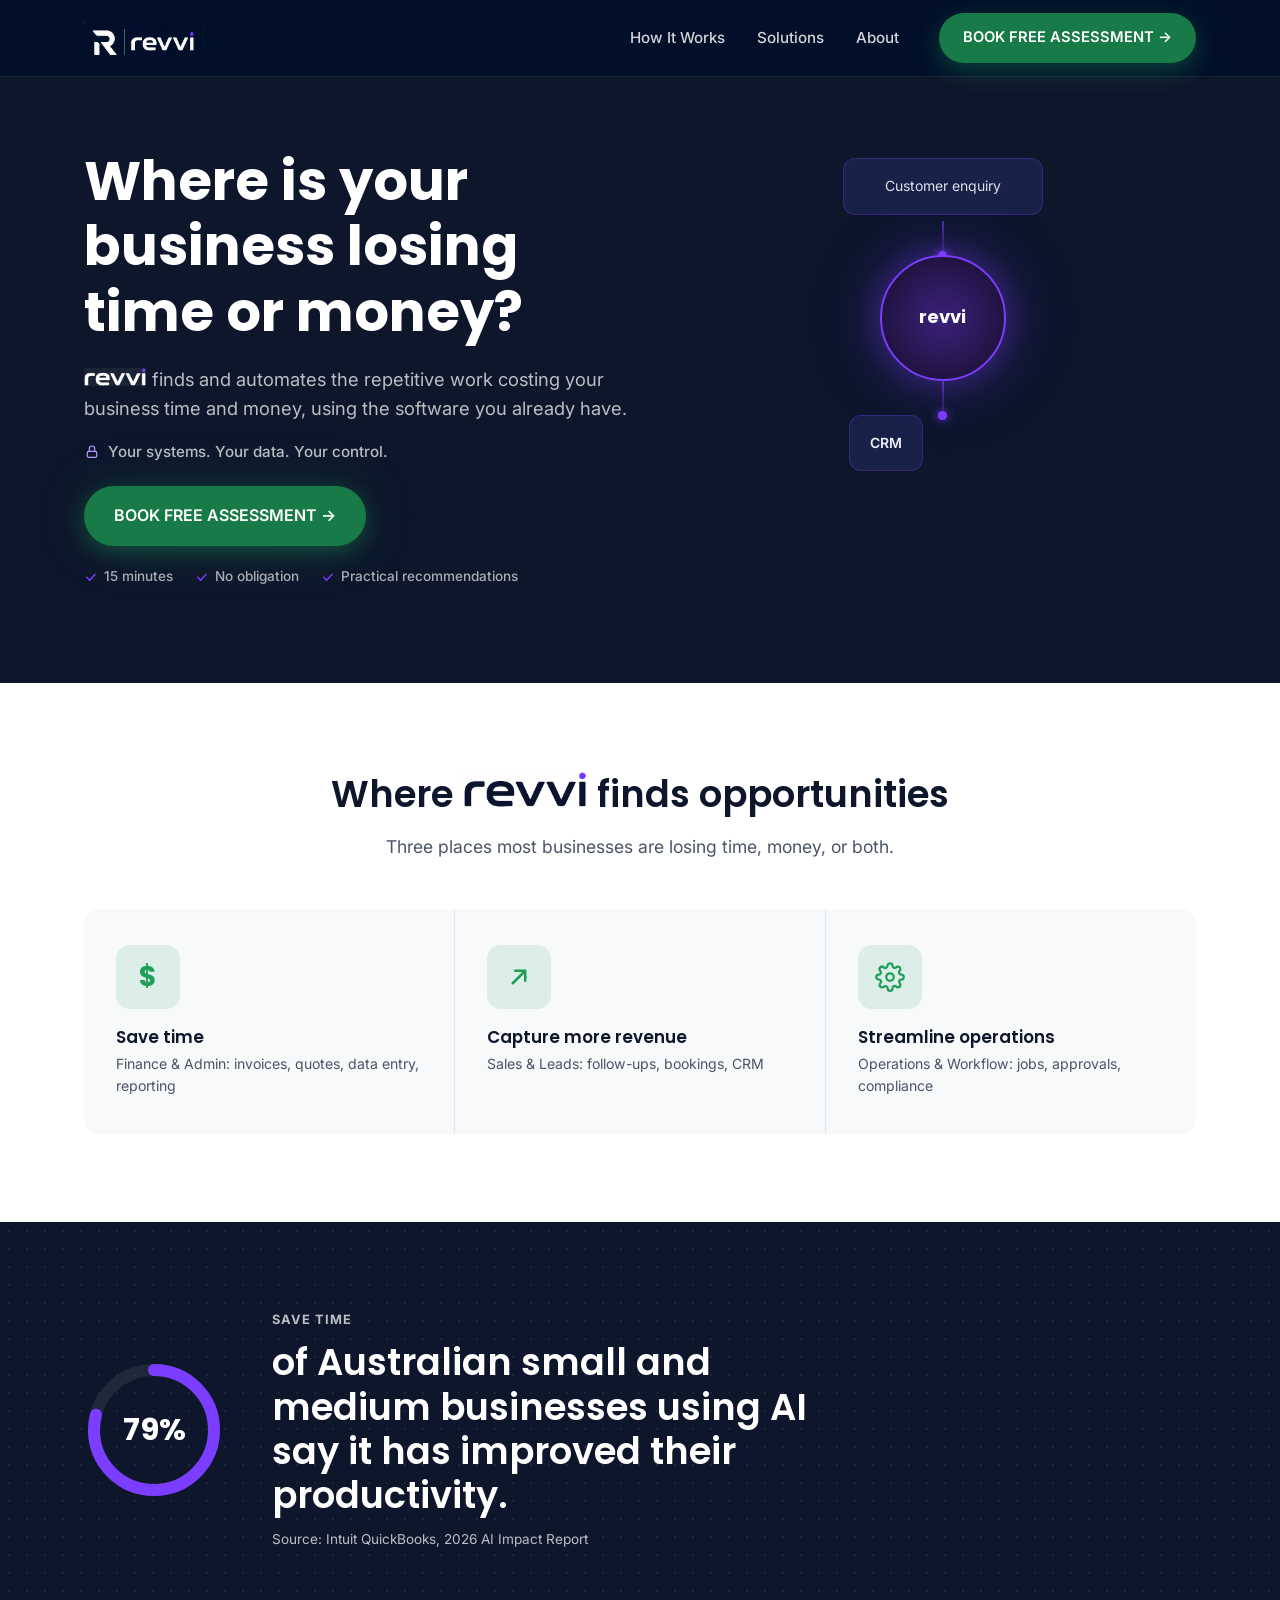
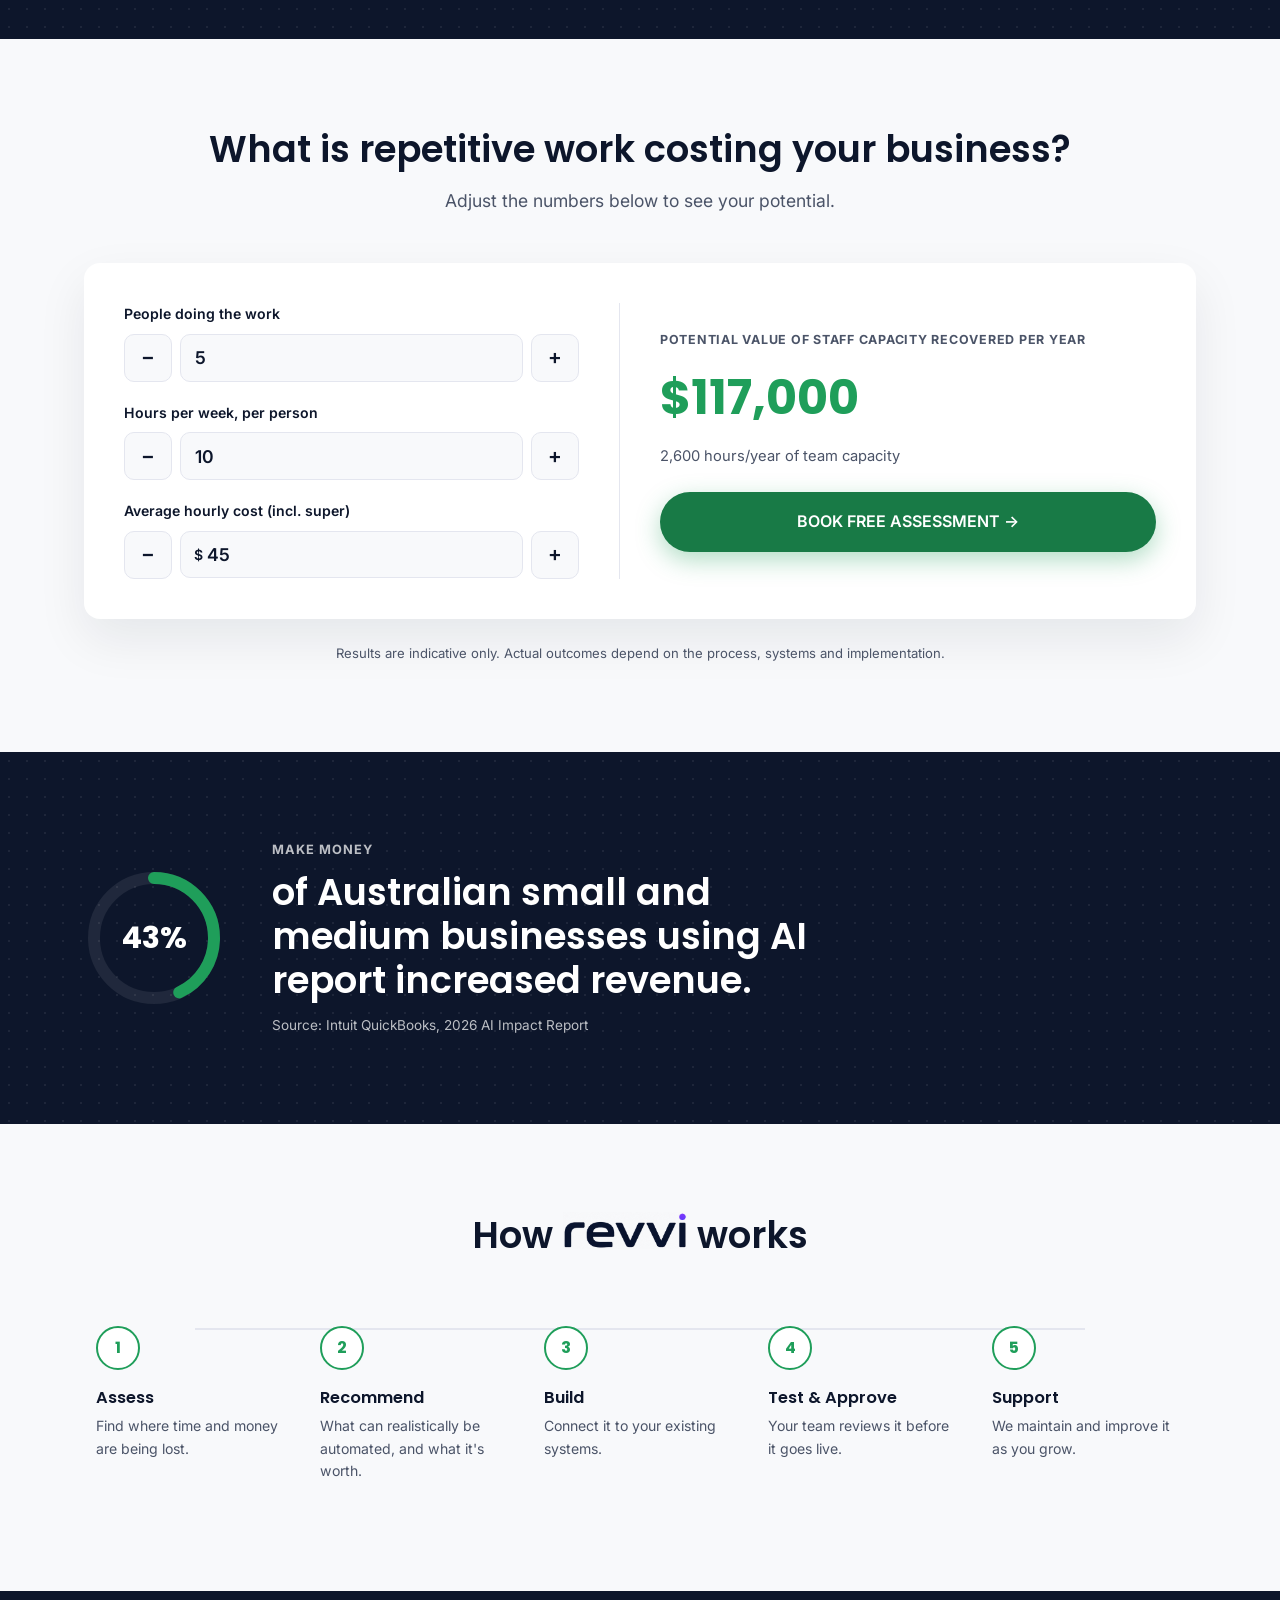
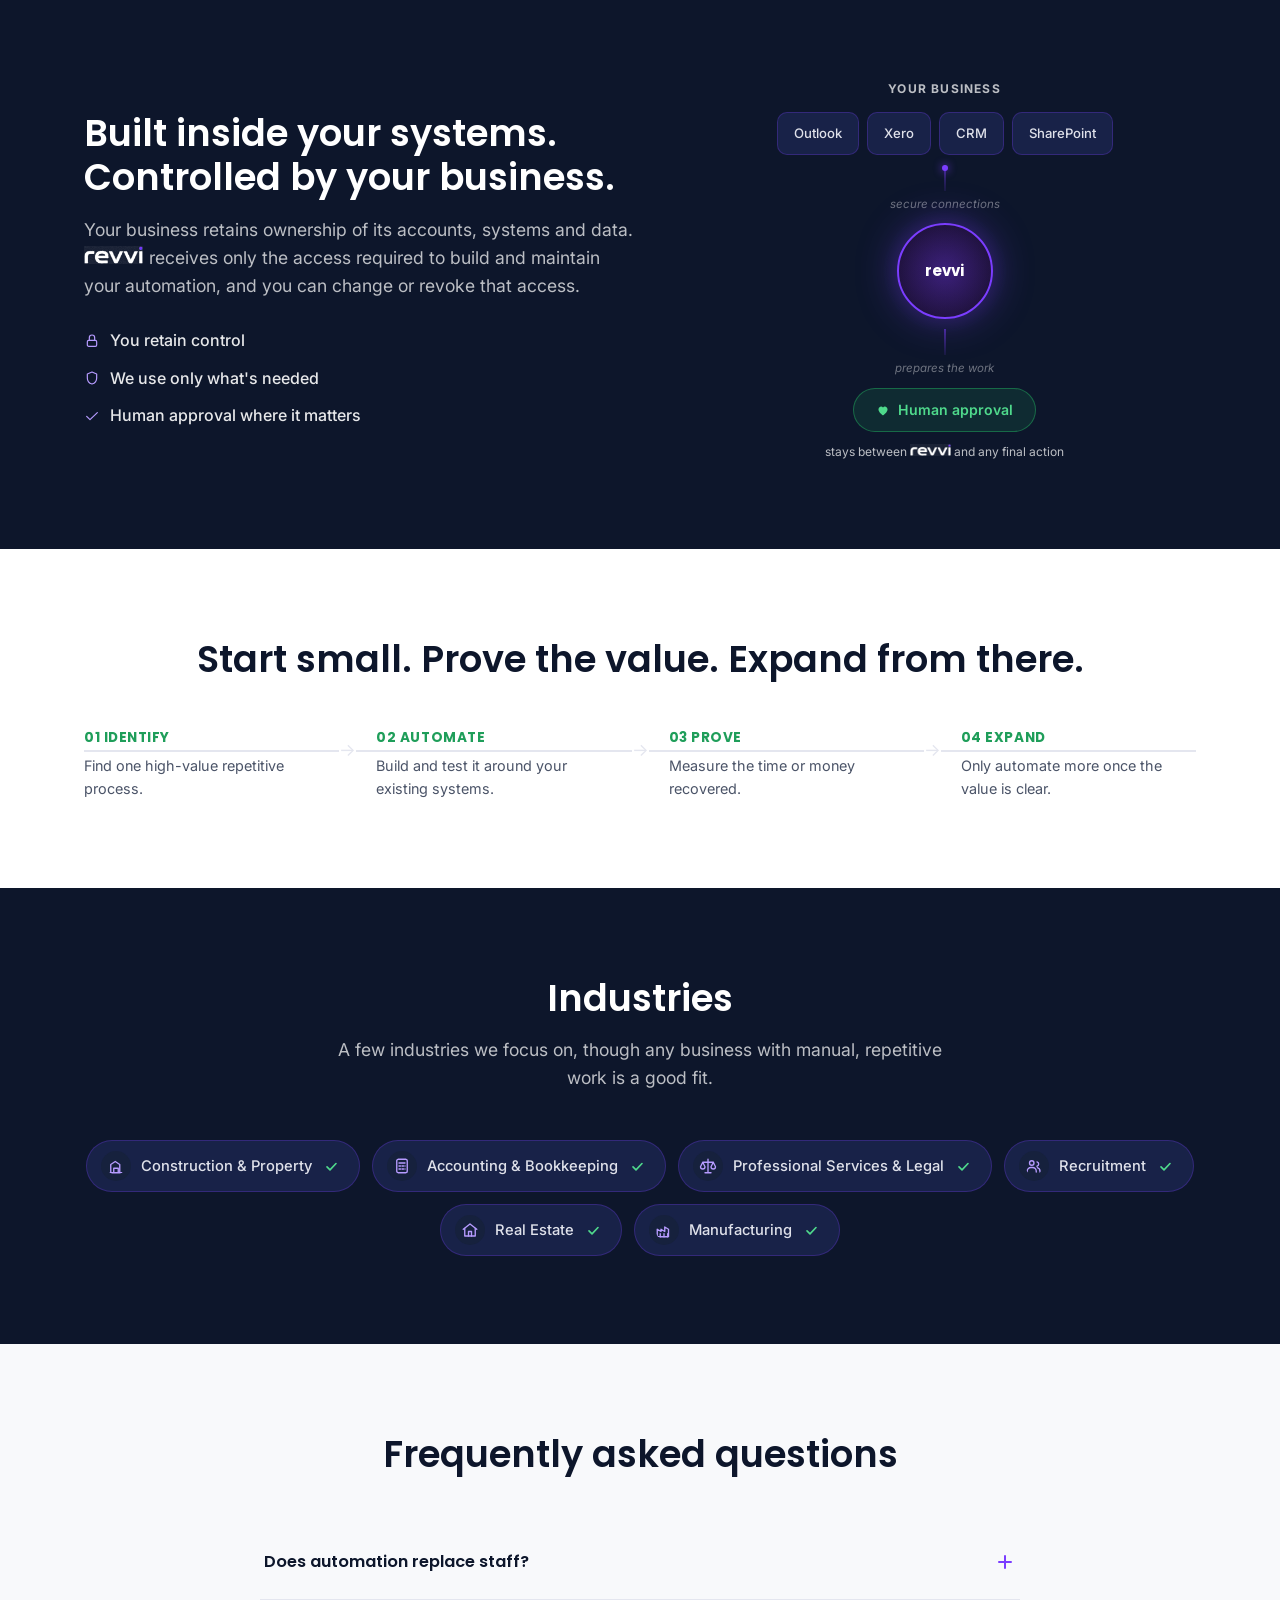
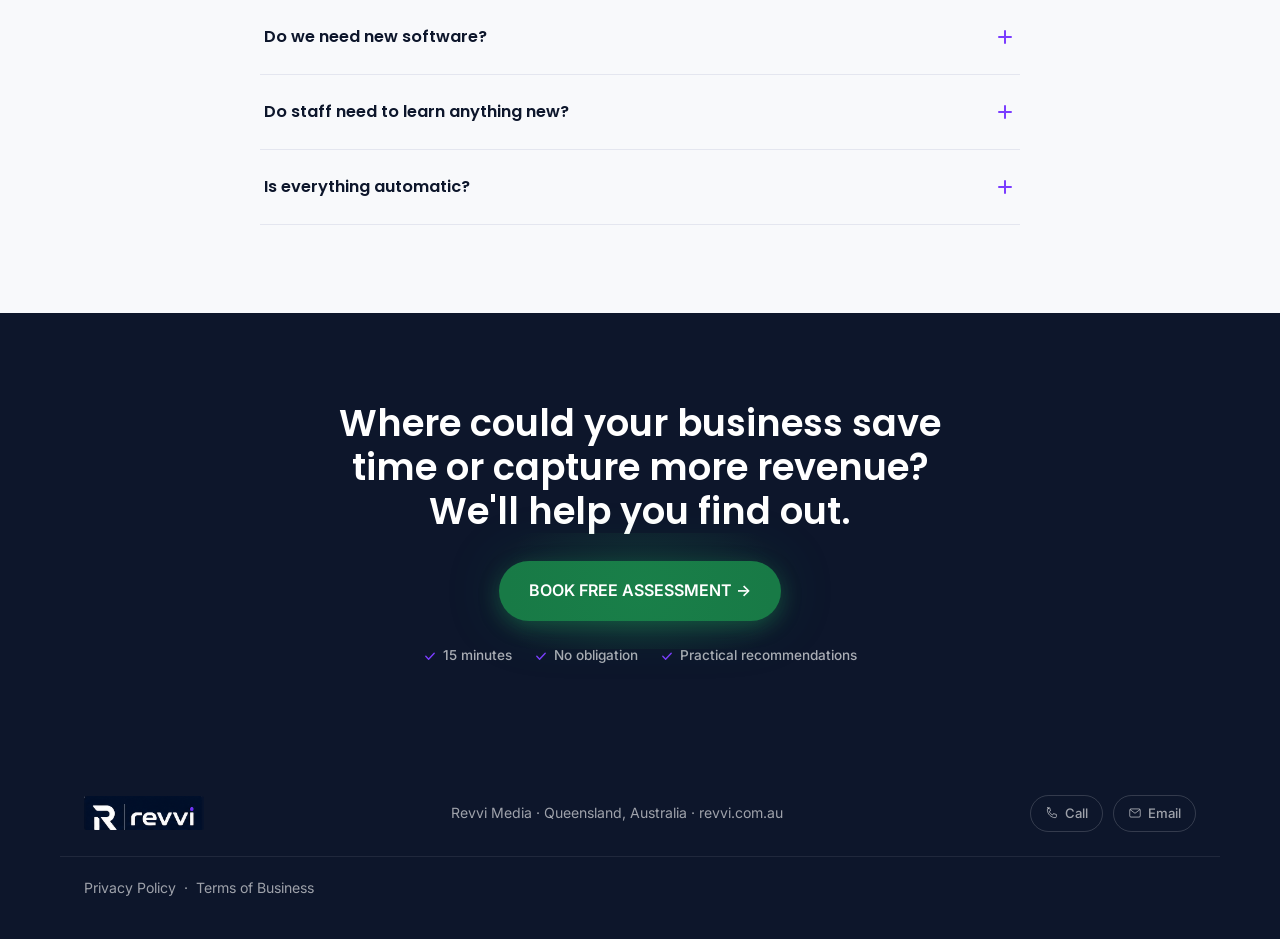
<file: index.html>
<!DOCTYPE html>
<html lang="en">
<head>
<meta charset="UTF-8">
<meta name="viewport" content="width=device-width, initial-scale=1.0">
<title>Revvi | Where is your business losing time or money?</title>
<meta name="description" content="Revvi finds and automates the repetitive work costing your business time and money, using the software you already have.">
<link rel="icon" href="/favicon.ico" sizes="any">
<link rel="icon" type="image/png" sizes="32x32" href="/favicon-32x32.png">
<link rel="icon" type="image/png" sizes="16x16" href="/favicon-16x16.png">
<link rel="apple-touch-icon" sizes="180x180" href="/apple-touch-icon-180x180.png">
<link rel="manifest" href="/site.webmanifest">
<link rel="preconnect" href="https://fonts.googleapis.com">
<link rel="preconnect" href="https://fonts.gstatic.com" crossorigin>
<link href="https://fonts.googleapis.com/css2?family=Poppins:wght@600;700&family=Inter:wght@400;500;600&display=swap" rel="stylesheet">
<link rel="stylesheet" href="styles.css">
<link rel="stylesheet" href="reveal.css">
</head>
<body>

<header class="site-header" id="siteNav">
  <div class="container">
    <a href="index.html" class="site-logo">
      <img src="assets/logo/revvi-logo-lockup-dark-bg.png" alt="Revvi">
    </a>
    <nav class="site-nav">
      <ul class="site-nav-links">
        <li><a href="how-it-works.html">How It Works</a></li>
        <li><a href="solutions.html">Solutions</a></li>
        <li><a href="about.html">About</a></li>
      </ul>
      <a href="free-assessment.html" class="btn btn-primary nav-cta">BOOK FREE ASSESSMENT &rarr;</a>
    </nav>
    <button class="nav-toggle" aria-label="Toggle menu" aria-expanded="false">
      <span></span>
      <span></span>
      <span></span>
    </button>
  </div>
</header>

<main>

  <!-- ============ 1. HERO ============ -->
  <section class="hero bg-navy">
    <div class="container hero-grid">
      <div class="hero-content">
        <h1>Where is your business losing time or money?</h1>
        <p class="hero-sub"><img class="revvi-mark" src="assets/revvi-wordmark-light.png" alt=""><span class="sr-only">Revvi</span> finds and automates the repetitive work costing your business time and money, using the software you already have.</p>
        <p class="hero-reassurance">
          <svg width="14" height="14" viewBox="0 0 24 24" fill="none" xmlns="http://www.w3.org/2000/svg"><rect x="5" y="11" width="14" height="9" rx="2" stroke="currentColor" stroke-width="1.8"/><path d="M8 11V7a4 4 0 018 0v4" stroke="currentColor" stroke-width="1.8" stroke-linecap="round"/></svg>
          Your systems. Your data. Your control.
        </p>
        <a href="free-assessment.html" class="btn btn-primary">BOOK FREE ASSESSMENT &rarr;</a>
        <ul class="trust-row">
          <li><svg width="14" height="14" viewBox="0 0 20 20" fill="none" xmlns="http://www.w3.org/2000/svg"><path d="M4 10.5L8 14.5L16 6" stroke="currentColor" stroke-width="2" stroke-linecap="round" stroke-linejoin="round"/></svg> 15 minutes</li>
          <li><svg width="14" height="14" viewBox="0 0 20 20" fill="none" xmlns="http://www.w3.org/2000/svg"><path d="M4 10.5L8 14.5L16 6" stroke="currentColor" stroke-width="2" stroke-linecap="round" stroke-linejoin="round"/></svg> No obligation</li>
          <li><svg width="14" height="14" viewBox="0 0 20 20" fill="none" xmlns="http://www.w3.org/2000/svg"><path d="M4 10.5L8 14.5L16 6" stroke="currentColor" stroke-width="2" stroke-linecap="round" stroke-linejoin="round"/></svg> Practical recommendations</li>
        </ul>
      </div>
      <div class="hero-visual">
        <div class="diagram" id="diagram">
          <div class="node n-start" id="nodeStart"></div>
          <div class="line" id="line1"><div class="packet" id="packet1"></div></div>

          <div class="core" id="core">revvi</div>
          <div class="line" id="line2"><div class="packet" id="packet2"></div></div>

          <div class="systems">
            <div class="node" id="sys1"></div>
            <div class="node" id="sys2"></div>
          </div>
          <div class="line" id="line3"><div class="packet" id="packet3"></div></div>

          <div class="result" id="result"><span id="resultText"></span></div>
        </div>
      </div>
    </div>
  </section>

  <!-- ============ 2. WHERE REVVI FINDS OPPORTUNITIES ============
       FLAGGED DEVIATION (brief item 1): renamed from "Three Areas We Focus On",
       outcome-led headlines. Not yet confirmed by Mark. ============ -->
  <section class="opportunities bg-white">
    <div class="container">
      <div class="section-header center">
        <h2>Where <img class="revvi-mark" src="assets/revvi-wordmark-dark.png" alt=""><span class="sr-only">Revvi</span> finds opportunities</h2>
        <p class="section-sub">Three places most businesses are losing time, money, or both.</p>
      </div>
      <div class="opportunity-row">
        <div class="opportunity-item">
          <div class="opportunity-icon opportunity-icon-green">$</div>
          <h3>Save time</h3>
          <p>Finance &amp; Admin: invoices, quotes, data entry, reporting</p>
        </div>
        <div class="opportunity-item">
          <div class="opportunity-icon opportunity-icon-green">
            <svg width="20" height="20" viewBox="0 0 24 24" fill="none" xmlns="http://www.w3.org/2000/svg"><path d="M7 17L17 7M17 7H9M17 7V15" stroke="currentColor" stroke-width="2" stroke-linecap="round" stroke-linejoin="round"/></svg>
          </div>
          <h3>Capture more revenue</h3>
          <p>Sales &amp; Leads: follow-ups, bookings, CRM</p>
        </div>
        <div class="opportunity-item">
          <div class="opportunity-icon opportunity-icon-green">
            <svg width="20" height="20" viewBox="0 0 24 24" fill="none" xmlns="http://www.w3.org/2000/svg"><circle cx="12" cy="12" r="3" stroke="currentColor" stroke-width="1.8"/><path d="M19.4 15a1.65 1.65 0 00.33 1.82l.06.06a2 2 0 11-2.83 2.83l-.06-.06a1.65 1.65 0 00-1.82-.33 1.65 1.65 0 00-1 1.51V21a2 2 0 01-4 0v-.09A1.65 1.65 0 009 19.4a1.65 1.65 0 00-1.82.33l-.06.06a2 2 0 11-2.83-2.83l.06-.06A1.65 1.65 0 004.68 15a1.65 1.65 0 00-1.51-1H3a2 2 0 010-4h.09A1.65 1.65 0 004.6 9a1.65 1.65 0 00-.33-1.82l-.06-.06a2 2 0 112.83-2.83l.06.06A1.65 1.65 0 009 4.6a1.65 1.65 0 001-1.51V3a2 2 0 014 0v.09a1.65 1.65 0 001 1.51 1.65 1.65 0 001.82-.33l.06-.06a2 2 0 112.83 2.83l-.06.06A1.65 1.65 0 0019.4 9a1.65 1.65 0 001.51 1H21a2 2 0 010 4h-.09a1.65 1.65 0 00-1.51 1z" stroke="currentColor" stroke-width="1.8" stroke-linecap="round" stroke-linejoin="round"/></svg>
          </div>
          <h3>Streamline operations</h3>
          <p>Operations &amp; Workflow: jobs, approvals, compliance</p>
        </div>
      </div>
    </div>
  </section>

  <!-- ============ 3. STAT 1 — SAVE TIME ============ -->
  <section class="stat-section bg-navy">
    <div class="container stat-grid">
      <div class="stat-ring-wrap" data-ring-target="79" data-ring-offset="79.17">
        <svg class="stat-ring" width="140" height="140" viewBox="0 0 140 140">
          <circle cx="70" cy="70" r="60" fill="none" stroke="rgba(255,255,255,0.08)" stroke-width="12"/>
          <circle class="stat-ring-fill stat-ring-purple" cx="70" cy="70" r="60" fill="none" stroke-width="12" stroke-linecap="round" stroke-dasharray="376.99" stroke-dashoffset="376.99" transform="rotate(-90 70 70)"/>
        </svg>
        <span class="stat-ring-value">0%</span>
      </div>
      <div class="stat-copy">
        <p class="stat-label stat-label-purple">Save time</p>
        <h2>of Australian small and medium businesses using AI say it has improved their productivity.</h2>
        <p class="stat-source">Source: Intuit QuickBooks, 2026 AI Impact Report</p>
      </div>
    </div>
  </section>

  <!-- ============ 4. SAVINGS CALCULATOR ============ -->
  <section class="calculator bg-grey" id="calculator">
    <div class="container">
      <div class="section-header center">
        <h2>What is repetitive work costing your business?</h2>
        <p class="section-sub">Adjust the numbers below to see your potential.</p>
      </div>
      <div class="calculator-card">
        <div class="calc-inputs">
          <label for="calc-people">People doing the work
            <span class="calc-stepper">
              <button type="button" class="calc-step" data-step-for="calc-people" data-step-dir="-1" aria-label="Decrease people doing the work">&minus;</button>
              <input type="number" id="calc-people" value="5" min="0" step="1">
              <button type="button" class="calc-step" data-step-for="calc-people" data-step-dir="1" aria-label="Increase people doing the work">+</button>
            </span>
          </label>
          <label for="calc-hours">Hours per week, per person
            <span class="calc-stepper">
              <button type="button" class="calc-step" data-step-for="calc-hours" data-step-dir="-1" aria-label="Decrease hours per week, per person">&minus;</button>
              <input type="number" id="calc-hours" value="10" min="0" step="1">
              <button type="button" class="calc-step" data-step-for="calc-hours" data-step-dir="1" aria-label="Increase hours per week, per person">+</button>
            </span>
          </label>
          <label for="calc-rate">Average hourly cost (incl. super)
            <span class="calc-stepper">
              <button type="button" class="calc-step" data-step-for="calc-rate" data-step-dir="-1" aria-label="Decrease average hourly cost">&minus;</button>
              <span class="calc-input-prefix">
                <span class="calc-prefix-symbol">$</span>
                <input type="number" id="calc-rate" value="45" min="0" step="1">
              </span>
              <button type="button" class="calc-step" data-step-for="calc-rate" data-step-dir="1" aria-label="Increase average hourly cost">+</button>
            </span>
          </label>
        </div>
        <div class="calc-results">
          <p class="calc-results-label">Potential value of staff capacity recovered per year</p>
          <p class="calc-results-value" id="calc-annual">$117,000</p>
          <p class="calc-results-sub"><span id="calc-hours-year">2,600</span> hours/year of team capacity</p>
          <a href="free-assessment.html" class="btn btn-primary">BOOK FREE ASSESSMENT &rarr;</a>
        </div>
      </div>
      <p class="calc-disclaimer">Results are indicative only. Actual outcomes depend on the process, systems and implementation.</p>
    </div>
  </section>

  <!-- ============ 5. STAT 2 — MAKE MONEY ============ -->
  <section class="stat-section bg-navy">
    <div class="container stat-grid">
      <div class="stat-ring-wrap" data-ring-target="43" data-ring-offset="214.88">
        <svg class="stat-ring" width="140" height="140" viewBox="0 0 140 140">
          <circle cx="70" cy="70" r="60" fill="none" stroke="rgba(255,255,255,0.08)" stroke-width="12"/>
          <circle class="stat-ring-fill stat-ring-green" cx="70" cy="70" r="60" fill="none" stroke-width="12" stroke-linecap="round" stroke-dasharray="376.99" stroke-dashoffset="376.99" transform="rotate(-90 70 70)"/>
        </svg>
        <span class="stat-ring-value">0%</span>
      </div>
      <div class="stat-copy">
        <p class="stat-label stat-label-green">Make money</p>
        <h2>of Australian small and medium businesses using AI report increased revenue.</h2>
        <p class="stat-source">Source: Intuit QuickBooks, 2026 AI Impact Report</p>
      </div>
    </div>
  </section>

  <!-- ============ 6. HOW REVVI WORKS ============ -->
  <section class="process bg-grey">
    <div class="container">
      <div class="section-header center">
        <h2>How <img class="revvi-mark" src="assets/revvi-wordmark-dark.png" alt=""><span class="sr-only">Revvi</span> works</h2>
      </div>
      <ol class="timeline">
        <li class="timeline-step reveal" data-delay="1">
          <span class="timeline-num">1</span>
          <div class="timeline-step-content">
            <h3>Assess</h3>
            <p>Find where time and money are being lost.</p>
          </div>
        </li>
        <li class="timeline-step reveal" data-delay="2">
          <span class="timeline-num">2</span>
          <div class="timeline-step-content">
            <h3>Recommend</h3>
            <p>What can realistically be automated, and what it's worth.</p>
          </div>
        </li>
        <li class="timeline-step reveal" data-delay="3">
          <span class="timeline-num">3</span>
          <div class="timeline-step-content">
            <h3>Build</h3>
            <p>Connect it to your existing systems.</p>
          </div>
        </li>
        <li class="timeline-step reveal" data-delay="4">
          <span class="timeline-num">4</span>
          <div class="timeline-step-content">
            <h3>Test &amp; Approve</h3>
            <p>Your team reviews it before it goes live.</p>
          </div>
        </li>
        <li class="timeline-step reveal" data-delay="5">
          <span class="timeline-num">5</span>
          <div class="timeline-step-content">
            <h3>Support</h3>
            <p>We maintain and improve it as you grow.</p>
          </div>
        </li>
      </ol>
    </div>
  </section>

  <!-- ============ 7. SECURITY & CONTROL ============
       Back in its original position (after "How Revvi works", before
       Industries) per Mark's follow-up feedback. The hero's short
       reassurance line ("Your systems. Your data. Your control.") stays
       put and continues to cover the early-reassurance need on its own. ============ -->
  <section class="security bg-navy">
    <div class="container security-layout">
      <div class="security-copy">
        <h2>Built inside your systems. Controlled by your business.</h2>
        <p class="section-sub">Your business retains ownership of its accounts, systems and data. <img class="revvi-mark" src="assets/revvi-wordmark-light.png" alt=""><span class="sr-only">Revvi</span> receives only the access required to build and maintain your automation, and you can change or revoke that access.</p>
        <ul class="trust-points">
          <li>
            <svg width="16" height="16" viewBox="0 0 24 24" fill="none" xmlns="http://www.w3.org/2000/svg"><rect x="5" y="11" width="14" height="9" rx="2" stroke="currentColor" stroke-width="1.8"/><path d="M8 11V7a4 4 0 018 0v4" stroke="currentColor" stroke-width="1.8" stroke-linecap="round"/></svg>
            You retain control
          </li>
          <li>
            <svg width="16" height="16" viewBox="0 0 24 24" fill="none" xmlns="http://www.w3.org/2000/svg"><path d="M12 3l7 3v6c0 4.5-3 8-7 9-4-1-7-4.5-7-9V6l7-3z" stroke="currentColor" stroke-width="1.8" stroke-linejoin="round"/></svg>
            We use only what's needed
          </li>
          <li>
            <svg width="16" height="16" viewBox="0 0 24 24" fill="none" xmlns="http://www.w3.org/2000/svg"><path d="M4 12.5l5 5L20 7" stroke="currentColor" stroke-width="1.8" stroke-linecap="round" stroke-linejoin="round"/></svg>
            Human approval where it matters
          </li>
        </ul>
      </div>
      <div class="security-diagram">
        <p class="security-diagram-label">Your business</p>
        <div class="security-nodes">
          <div class="security-node">Outlook</div>
          <div class="security-node">Xero</div>
          <div class="security-node">CRM</div>
          <div class="security-node">SharePoint</div>
        </div>
        <div class="security-connector">
          <span class="security-connector-line security-connector-line-pulse"></span>
          <span class="security-connector-caption">secure connections</span>
        </div>
        <div class="security-core">revvi</div>
        <div class="security-connector">
          <span class="security-connector-line"></span>
          <span class="security-connector-caption">prepares the work</span>
        </div>
        <div class="security-approval">
          <svg width="14" height="14" viewBox="0 0 20 20" fill="none" xmlns="http://www.w3.org/2000/svg"><path d="M10 17.5s-6.5-4.06-6.5-8.75A3.75 3.75 0 0110 6.4a3.75 3.75 0 016.5 2.35c0 4.69-6.5 8.75-6.5 8.75z" fill="currentColor"/></svg>
          Human approval
        </div>
        <p class="security-diagram-caption">stays between <img class="revvi-mark" src="assets/revvi-wordmark-light.png" alt=""><span class="sr-only">Revvi</span> and any final action</p>
      </div>
    </div>
  </section>

  <!-- ============ 8. START SMALL ============
       FLAGGED DEVIATION (brief item 2): 4-step Identify/Automate/Prove/Expand,
       replaces Mark's confirmed 3-step Start/Prove/Expand. Not yet confirmed. ============ -->
  <section class="start-small bg-white">
    <div class="container">
      <div class="section-header center">
        <h2>Start small. Prove the value. Expand from there.</h2>
      </div>
      <div class="start-steps reveal">
        <div class="start-step">
          <p class="start-step-label">01 Identify</p>
          <p class="start-step-desc">Find one high-value repetitive process.</p>
        </div>
        <div class="start-step-arrow" aria-hidden="true">&rarr;</div>
        <div class="start-step">
          <p class="start-step-label">02 Automate</p>
          <p class="start-step-desc">Build and test it around your existing systems.</p>
        </div>
        <div class="start-step-arrow" aria-hidden="true">&rarr;</div>
        <div class="start-step">
          <p class="start-step-label">03 Prove</p>
          <p class="start-step-desc">Measure the time or money recovered.</p>
        </div>
        <div class="start-step-arrow" aria-hidden="true">&rarr;</div>
        <div class="start-step">
          <p class="start-step-label">04 Expand</p>
          <p class="start-step-desc">Only automate more once the value is clear.</p>
        </div>
      </div>
      <!-- Photo placeholder: brief specifies /docs/team_final_v2.jpg (fixed 380x280px,
           object-fit: cover) but that file was not included in the assets provided.
           Omitted until supplied rather than substituting a placeholder image. -->
    </div>
  </section>

  <!-- ============ 9. INDUSTRIES ============ -->
  <section class="industries bg-navy">
    <div class="container">
      <div class="section-header center">
        <h2>Industries</h2>
        <p class="section-sub">A few industries we focus on, though any business with manual, repetitive work is a good fit.</p>
      </div>
      <div class="industry-list">
        <span class="industry-chip">
          <svg class="industry-chip-icon" width="16" height="16" viewBox="0 0 24 24" fill="none" xmlns="http://www.w3.org/2000/svg"><path d="M3 21h18M5 21V10l6-4 6 4v11M9 21v-6h6v6" stroke="currentColor" stroke-width="1.8" stroke-linecap="round" stroke-linejoin="round"/></svg>
          Construction &amp; Property
          <svg class="industry-chip-check" width="15" height="15" viewBox="0 0 20 20" fill="none" xmlns="http://www.w3.org/2000/svg"><path d="M4 10.5L8 14.5L16 6" stroke="currentColor" stroke-width="2.2" stroke-linecap="round" stroke-linejoin="round"/></svg>
        </span>
        <span class="industry-chip">
          <svg class="industry-chip-icon" width="16" height="16" viewBox="0 0 24 24" fill="none" xmlns="http://www.w3.org/2000/svg"><rect x="5" y="3" width="14" height="18" rx="2" stroke="currentColor" stroke-width="1.8"/><path d="M8 8h8M8 12h2M12 12h2M16 12h0M8 16h2M12 16h2M16 16h0" stroke="currentColor" stroke-width="1.8" stroke-linecap="round"/></svg>
          Accounting &amp; Bookkeeping
          <svg class="industry-chip-check" width="15" height="15" viewBox="0 0 20 20" fill="none" xmlns="http://www.w3.org/2000/svg"><path d="M4 10.5L8 14.5L16 6" stroke="currentColor" stroke-width="2.2" stroke-linecap="round" stroke-linejoin="round"/></svg>
        </span>
        <span class="industry-chip">
          <svg class="industry-chip-icon" width="16" height="16" viewBox="0 0 24 24" fill="none" xmlns="http://www.w3.org/2000/svg"><path d="M12 3v18M5 7l-3 6a3 3 0 006 0l-3-6zM19 7l-3 6a3 3 0 006 0l-3-6zM5 7h14M8 21h8" stroke="currentColor" stroke-width="1.8" stroke-linecap="round" stroke-linejoin="round"/></svg>
          Professional Services &amp; Legal
          <svg class="industry-chip-check" width="15" height="15" viewBox="0 0 20 20" fill="none" xmlns="http://www.w3.org/2000/svg"><path d="M4 10.5L8 14.5L16 6" stroke="currentColor" stroke-width="2.2" stroke-linecap="round" stroke-linejoin="round"/></svg>
        </span>
        <span class="industry-chip">
          <svg class="industry-chip-icon" width="16" height="16" viewBox="0 0 24 24" fill="none" xmlns="http://www.w3.org/2000/svg"><circle cx="9" cy="8" r="3" stroke="currentColor" stroke-width="1.8"/><path d="M3 20v-1a5 5 0 015-5h2a5 5 0 015 5v1M16 6.5a3 3 0 010 5.8M20 20v-1a5 5 0 00-3.5-4.8" stroke="currentColor" stroke-width="1.8" stroke-linecap="round"/></svg>
          Recruitment
          <svg class="industry-chip-check" width="15" height="15" viewBox="0 0 20 20" fill="none" xmlns="http://www.w3.org/2000/svg"><path d="M4 10.5L8 14.5L16 6" stroke="currentColor" stroke-width="2.2" stroke-linecap="round" stroke-linejoin="round"/></svg>
        </span>
        <span class="industry-chip">
          <svg class="industry-chip-icon" width="16" height="16" viewBox="0 0 24 24" fill="none" xmlns="http://www.w3.org/2000/svg"><path d="M3 11l9-7 9 7" stroke="currentColor" stroke-width="1.8" stroke-linecap="round" stroke-linejoin="round"/><path d="M5 10v10h14V10" stroke="currentColor" stroke-width="1.8" stroke-linecap="round" stroke-linejoin="round"/><path d="M10 20v-6h4v6" stroke="currentColor" stroke-width="1.8" stroke-linecap="round" stroke-linejoin="round"/></svg>
          Real Estate
          <svg class="industry-chip-check" width="15" height="15" viewBox="0 0 20 20" fill="none" xmlns="http://www.w3.org/2000/svg"><path d="M4 10.5L8 14.5L16 6" stroke="currentColor" stroke-width="2.2" stroke-linecap="round" stroke-linejoin="round"/></svg>
        </span>
        <span class="industry-chip">
          <svg class="industry-chip-icon" width="16" height="16" viewBox="0 0 24 24" fill="none" xmlns="http://www.w3.org/2000/svg"><path d="M3 21V11l5 3V11l5 3V8l5 3v10H3z" stroke="currentColor" stroke-width="1.8" stroke-linejoin="round"/><path d="M7 21v-4M12 21v-4M17 21v-4" stroke="currentColor" stroke-width="1.8" stroke-linecap="round"/></svg>
          Manufacturing
          <svg class="industry-chip-check" width="15" height="15" viewBox="0 0 20 20" fill="none" xmlns="http://www.w3.org/2000/svg"><path d="M4 10.5L8 14.5L16 6" stroke="currentColor" stroke-width="2.2" stroke-linecap="round" stroke-linejoin="round"/></svg>
        </span>
      </div>
    </div>
  </section>

  <!-- ============ 10. FAQ ============ -->
  <section class="faq bg-grey">
    <div class="container">
      <div class="section-header center">
        <h2>Frequently asked questions</h2>
      </div>
      <div class="faq-list">
        <details class="faq-item" name="faq">
          <summary>Does automation replace staff?
            <span class="faq-icon">
              <svg width="16" height="16" viewBox="0 0 16 16" fill="none" xmlns="http://www.w3.org/2000/svg"><path d="M8 2v12M2 8h12" stroke="currentColor" stroke-width="2" stroke-linecap="round"/></svg>
            </span>
          </summary>
          <p>It removes repetitive work so your team can focus on higher-value tasks.</p>
        </details>
        <details class="faq-item" name="faq">
          <summary>Do we need new software?
            <span class="faq-icon">
              <svg width="16" height="16" viewBox="0 0 16 16" fill="none" xmlns="http://www.w3.org/2000/svg"><path d="M8 2v12M2 8h12" stroke="currentColor" stroke-width="2" stroke-linecap="round"/></svg>
            </span>
          </summary>
          <p>Not necessarily. <img class="revvi-mark" src="assets/revvi-wordmark-dark.png" alt=""><span class="sr-only">Revvi</span> is designed to work with the systems you already use wherever practical.</p>
        </details>
        <details class="faq-item" name="faq">
          <summary>Do staff need to learn anything new?
            <span class="faq-icon">
              <svg width="16" height="16" viewBox="0 0 16 16" fill="none" xmlns="http://www.w3.org/2000/svg"><path d="M8 2v12M2 8h12" stroke="currentColor" stroke-width="2" stroke-linecap="round"/></svg>
            </span>
          </summary>
          <p>Most automations run in the background. Your team can keep using their existing systems and simply review and approve work where required.</p>
        </details>
        <details class="faq-item" name="faq">
          <summary>Is everything automatic?
            <span class="faq-icon">
              <svg width="16" height="16" viewBox="0 0 16 16" fill="none" xmlns="http://www.w3.org/2000/svg"><path d="M8 2v12M2 8h12" stroke="currentColor" stroke-width="2" stroke-linecap="round"/></svg>
            </span>
          </summary>
          <p>Only if you want it to be. Many clients choose a review-and-approve workflow for anything important.</p>
        </details>
      </div>
    </div>
  </section>

  <!-- ============ 11. FINAL CTA ============
       FLAGGED DEVIATION (brief item 4): single-CTA-only, no form. This is the
       second reversal on this question. Not yet confirmed. ============ -->
  <section class="final-cta bg-navy">
    <div class="container">
      <h2>Where could your business save time or capture more revenue? We'll help you find out.</h2>
      <a href="free-assessment.html" class="btn btn-primary">BOOK FREE ASSESSMENT &rarr;</a>
      <ul class="trust-row center">
        <li><svg width="14" height="14" viewBox="0 0 20 20" fill="none" xmlns="http://www.w3.org/2000/svg"><path d="M4 10.5L8 14.5L16 6" stroke="currentColor" stroke-width="2" stroke-linecap="round" stroke-linejoin="round"/></svg> 15 minutes</li>
        <li><svg width="14" height="14" viewBox="0 0 20 20" fill="none" xmlns="http://www.w3.org/2000/svg"><path d="M4 10.5L8 14.5L16 6" stroke="currentColor" stroke-width="2" stroke-linecap="round" stroke-linejoin="round"/></svg> No obligation</li>
        <li><svg width="14" height="14" viewBox="0 0 20 20" fill="none" xmlns="http://www.w3.org/2000/svg"><path d="M4 10.5L8 14.5L16 6" stroke="currentColor" stroke-width="2" stroke-linecap="round" stroke-linejoin="round"/></svg> Practical recommendations</li>
      </ul>
    </div>
  </section>

</main>

<footer class="site-footer bg-navy">
  <div class="container">
    <a href="index.html" class="site-logo">
      <img src="assets/logo/revvi-logo-lockup-dark-bg.png" alt="Revvi">
    </a>
    <p>Revvi Media · Queensland, Australia · revvi.com.au</p>
    <div class="footer-contact">
      <a href="tel:0477204208" class="footer-contact-link">
        <svg width="14" height="14" viewBox="0 0 24 24" fill="none" xmlns="http://www.w3.org/2000/svg"><path d="M4.5 3h3.5l1.5 5-2.5 1.5a13 13 0 006 6l1.5-2.5 5 1.5v3.5a2 2 0 01-2 2C10.5 20 4 13.5 4 6.5a2 2 0 012-2z" stroke="currentColor" stroke-width="1.6" stroke-linecap="round" stroke-linejoin="round"/></svg>
        Call
      </a>
      <a href="mailto:support@revvi.com.au" class="footer-contact-link">
        <svg width="14" height="14" viewBox="0 0 24 24" fill="none" xmlns="http://www.w3.org/2000/svg"><rect x="3" y="5" width="18" height="14" rx="2" stroke="currentColor" stroke-width="1.6"/><path d="M4 6.5l8 6 8-6" stroke="currentColor" stroke-width="1.6" stroke-linecap="round" stroke-linejoin="round"/></svg>
        Email
      </a>
    </div>
  </div>
  <div class="container footer-legal-row">
    <p class="footer-legal">
      <a href="privacy-policy.html">Privacy Policy</a>
      <span aria-hidden="true">&middot;</span>
      <a href="terms.html">Terms of Business</a>
    </p>
  </div>
</footer>

<script src="script.js"></script>
<script>
  var stories = [
    { start: "Customer enquiry", sys1: "CRM", sys2: "Outlook", end: "Follow-up ready" },
    { start: "Supplier invoice", sys1: "Xero", sys2: "Approver", end: "Ready for approval" },
    { start: "New job", sys1: "CRM", sys2: "Project system", end: "Team notified" }
  ];

  var storyIndex = 0;
  var cycleTimers = [];

  var el = {
    start: document.getElementById('nodeStart'),
    core: document.getElementById('core'),
    sys1: document.getElementById('sys1'),
    sys2: document.getElementById('sys2'),
    result: document.getElementById('result'),
    resultText: document.getElementById('resultText'),
    line1: document.getElementById('line1'),
    line2: document.getElementById('line2'),
    line3: document.getElementById('line3'),
    packet1: document.getElementById('packet1'),
    packet2: document.getElementById('packet2'),
    packet3: document.getElementById('packet3')
  };

  function clearTimers() {
    cycleTimers.forEach(function(t) { clearTimeout(t); });
    cycleTimers = [];
  }

  function schedule(fn, delay) {
    cycleTimers.push(setTimeout(fn, delay));
  }

  function resetDiagram() {
    [el.start, el.sys1, el.sys2, el.result].forEach(function(n) { n.classList.remove('show'); });
    el.sys1.classList.remove('dim');
    el.sys2.classList.remove('dim');
    el.core.classList.remove('pulse');
    el.line1.classList.remove('active');
    el.line2.classList.remove('active');
    el.line3.classList.remove('active');
    el.packet1.classList.remove('travel');
    el.packet2.classList.remove('travel');
    el.packet3.classList.remove('travel');
  }

  function runStory() {
    var s = stories[storyIndex];
    resetDiagram();

    el.start.textContent = s.start;
    el.sys1.textContent = s.sys1;
    el.sys2.textContent = s.sys2;
    el.resultText.textContent = '✓ ' + s.end;

    if (prefersReducedMotion) {
      // Show the finished state directly: no timed sequence, no packet
      // travel/pulse (pure motion effects), and no recurring story cycle.
      el.start.classList.add('show');
      el.line1.classList.add('active');
      el.line2.classList.add('active');
      el.line3.classList.add('active');
      el.sys1.classList.add('show');
      el.sys2.classList.add('show', 'dim');
      el.result.classList.add('show');
      return;
    }

    schedule(function() {
      el.start.classList.add('show');
    }, 100);

    schedule(function() {
      el.line1.classList.add('active');
      el.packet1.classList.add('travel');
    }, 500);

    schedule(function() {
      el.core.classList.add('pulse');
    }, 1000);

    schedule(function() {
      el.core.classList.remove('pulse');
      el.line2.classList.add('active');
      el.packet2.classList.add('travel');
    }, 1400);

    schedule(function() {
      el.sys1.classList.add('show');
    }, 1900);

    schedule(function() {
      el.sys2.classList.add('show', 'dim');
    }, 2300);

    schedule(function() {
      el.line3.classList.add('active');
      el.packet3.classList.add('travel');
    }, 2700);

    schedule(function() {
      el.result.classList.add('show');
    }, 3100);

    schedule(function() {
      storyIndex = (storyIndex + 1) % stories.length;
      runStory();
    }, 6000);
  }

  runStory();
</script>
<script src="reveal.js" defer></script>
</body>
</html>
</file>
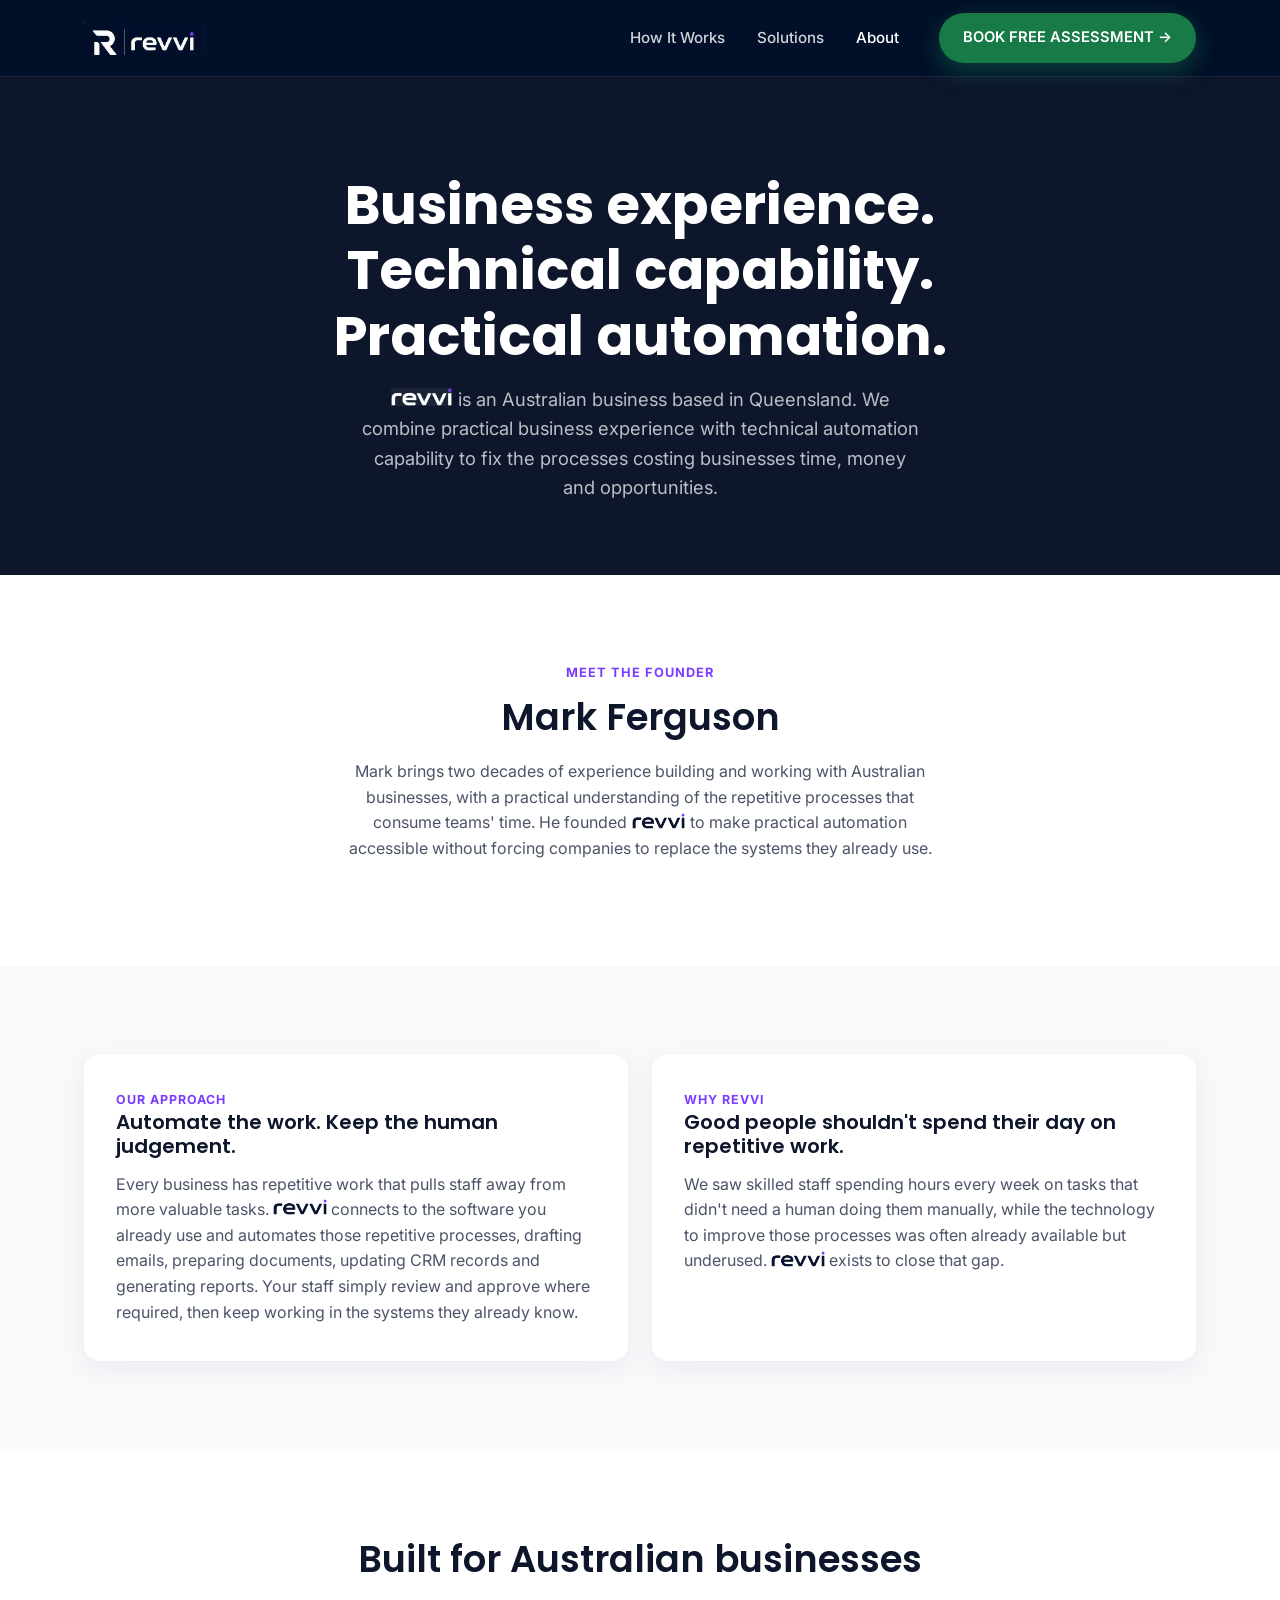
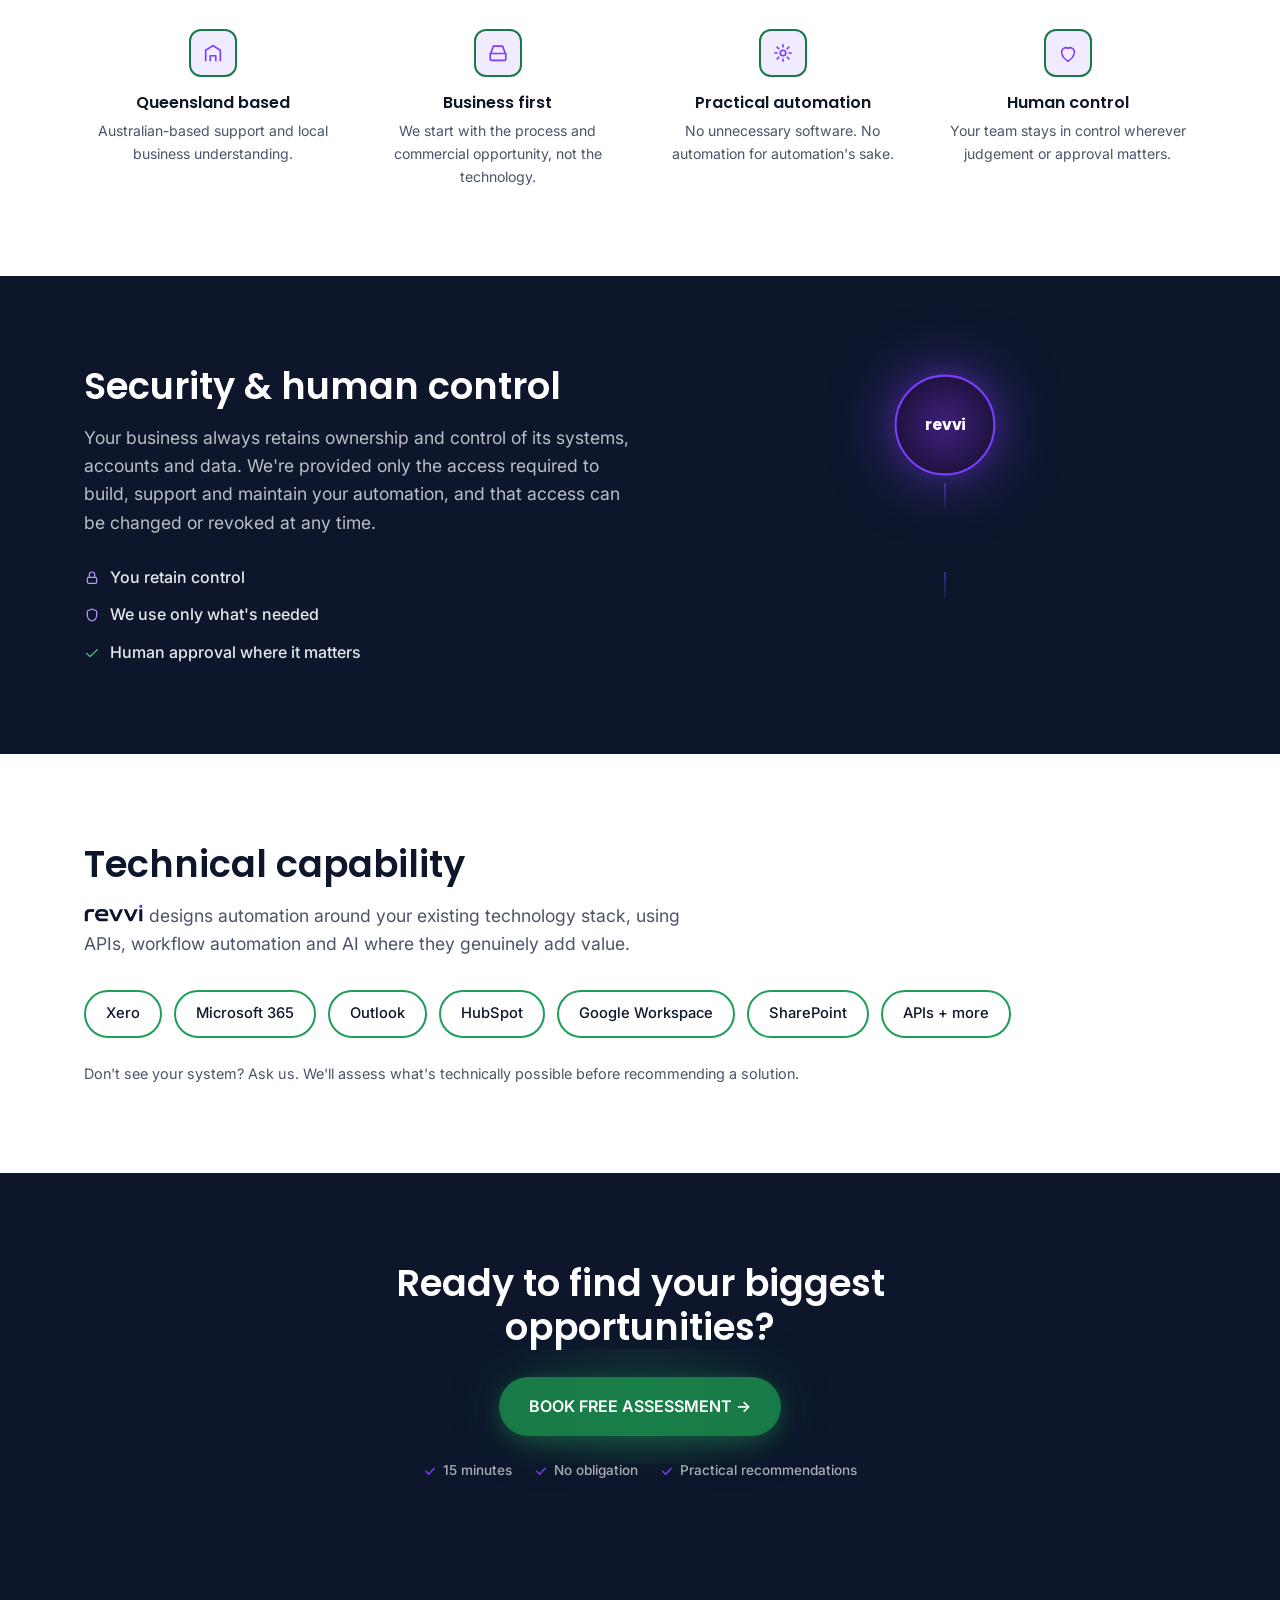
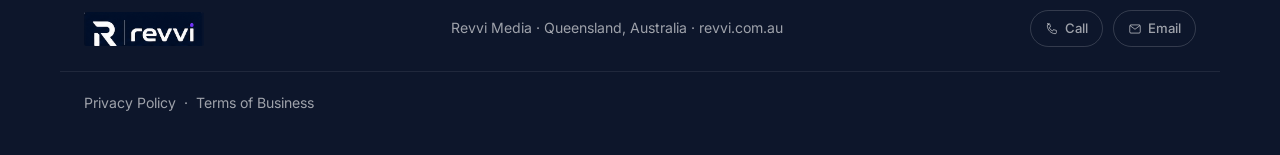
<file: about.html>
<!DOCTYPE html>
<html lang="en">
<head>
<meta charset="UTF-8">
<meta name="viewport" content="width=device-width, initial-scale=1.0">
<title>About | Revvi</title>
<meta name="description" content="Revvi is an Australian business based in Queensland, combining practical business experience with technical automation capability.">
<link rel="icon" href="/favicon.ico" sizes="any">
<link rel="icon" type="image/png" sizes="32x32" href="/favicon-32x32.png">
<link rel="icon" type="image/png" sizes="16x16" href="/favicon-16x16.png">
<link rel="apple-touch-icon" sizes="180x180" href="/apple-touch-icon-180x180.png">
<link rel="manifest" href="/site.webmanifest">
<link rel="preconnect" href="https://fonts.googleapis.com">
<link rel="preconnect" href="https://fonts.gstatic.com" crossorigin>
<link href="https://fonts.googleapis.com/css2?family=Poppins:wght@600;700&family=Inter:wght@400;500;600&display=swap" rel="stylesheet">
<link rel="stylesheet" href="styles.css">
<link rel="stylesheet" href="reveal.css">
</head>
<body>

<header class="site-header" id="siteNav">
  <div class="container">
    <a href="index.html" class="site-logo">
      <img src="assets/logo/revvi-logo-lockup-dark-bg.png" alt="Revvi">
    </a>
    <nav class="site-nav">
      <ul class="site-nav-links">
        <li><a href="how-it-works.html">How It Works</a></li>
        <li><a href="solutions.html">Solutions</a></li>
        <li><a href="about.html" class="is-active">About</a></li>
      </ul>
      <a href="free-assessment.html" class="btn btn-primary nav-cta">BOOK FREE ASSESSMENT &rarr;</a>
    </nav>
    <button class="nav-toggle" aria-label="Toggle menu" aria-expanded="false">
      <span></span>
      <span></span>
      <span></span>
    </button>
  </div>
</header>

<main>

  <!-- ============ 1. NAV + INTRO ============ -->
  <section class="about-hero bg-navy">
    <div class="container">
      <h1>Business experience. Technical capability. Practical automation.</h1>
      <p class="hero-sub"><img class="revvi-mark" src="assets/revvi-wordmark-light.png" alt=""><span class="sr-only">Revvi</span> is an Australian business based in Queensland. We combine practical business experience with technical automation capability to fix the processes costing businesses time, money and opportunities.</p>
    </div>
  </section>

  <!-- ============ 2. MEET THE FOUNDER ============ -->
  <section class="founder bg-white">
    <div class="container">
      <p class="founder-label">Meet the founder</p>
      <h2>Mark Ferguson</h2>
      <p>Mark brings two decades of experience building and working with Australian businesses, with a practical understanding of the repetitive processes that consume teams' time. He founded <img class="revvi-mark" src="assets/revvi-wordmark-dark.png" alt=""><span class="sr-only">Revvi</span> to make practical automation accessible without forcing companies to replace the systems they already use.</p>
    </div>
  </section>

  <!-- ============ 3. OUR APPROACH / WHY REVVI ============ -->
  <section class="approach bg-grey">
    <div class="container approach-cards">
      <div class="approach-card">
        <p class="approach-label approach-label-purple">Our approach</p>
        <h3>Automate the work. Keep the human judgement.</h3>
        <p>Every business has repetitive work that pulls staff away from more valuable tasks. <img class="revvi-mark" src="assets/revvi-wordmark-dark.png" alt=""><span class="sr-only">Revvi</span> connects to the software you already use and automates those repetitive processes, drafting emails, preparing documents, updating CRM records and generating reports. Your staff simply review and approve where required, then keep working in the systems they already know.</p>
      </div>
      <div class="approach-card">
        <p class="approach-label approach-label-purple">Why Revvi</p>
        <h3>Good people shouldn't spend their day on repetitive work.</h3>
        <p>We saw skilled staff spending hours every week on tasks that didn't need a human doing them manually, while the technology to improve those processes was often already available but underused. <img class="revvi-mark" src="assets/revvi-wordmark-dark.png" alt=""><span class="sr-only">Revvi</span> exists to close that gap.</p>
      </div>
    </div>
  </section>

  <!-- ============ 4. BUILT FOR AUSTRALIAN BUSINESSES ============ -->
  <section class="about-built bg-white">
    <div class="container">
      <div class="section-header center">
        <h2>Built for Australian businesses</h2>
      </div>
      <div class="about-features">
        <div class="about-feature">
          <div class="about-feature-icon">
            <svg width="22" height="22" viewBox="0 0 24 24" fill="none" xmlns="http://www.w3.org/2000/svg"><path d="M4 21V9l8-5 8 5v12" stroke="currentColor" stroke-width="1.8" stroke-linejoin="round"/><path d="M9 21v-6h6v6" stroke="currentColor" stroke-width="1.8" stroke-linejoin="round"/></svg>
          </div>
          <h3>Queensland based</h3>
          <p>Australian-based support and local business understanding.</p>
        </div>
        <div class="about-feature">
          <div class="about-feature-icon">
            <svg width="22" height="22" viewBox="0 0 24 24" fill="none" xmlns="http://www.w3.org/2000/svg"><path d="M4 12.5l3-8h10l3 8" stroke="currentColor" stroke-width="1.8" stroke-linejoin="round"/><path d="M3.5 12.5h17v6a1.5 1.5 0 01-1.5 1.5h-14A1.5 1.5 0 013.5 18.5v-6z" stroke="currentColor" stroke-width="1.8" stroke-linejoin="round"/></svg>
          </div>
          <h3>Business first</h3>
          <p>We start with the process and commercial opportunity, not the technology.</p>
        </div>
        <div class="about-feature">
          <div class="about-feature-icon">
            <svg width="22" height="22" viewBox="0 0 24 24" fill="none" xmlns="http://www.w3.org/2000/svg"><circle cx="12" cy="12" r="3" stroke="currentColor" stroke-width="1.8"/><path d="M12 3v2.5M12 18.5V21M21 12h-2.5M5.5 12H3M18.4 5.6l-1.8 1.8M7.4 16.6l-1.8 1.8M18.4 18.4l-1.8-1.8M7.4 7.4L5.6 5.6" stroke="currentColor" stroke-width="1.8" stroke-linecap="round"/></svg>
          </div>
          <h3>Practical automation</h3>
          <p>No unnecessary software. No automation for automation's sake.</p>
        </div>
        <div class="about-feature">
          <div class="about-feature-icon">
            <svg width="22" height="22" viewBox="0 0 24 24" fill="none" xmlns="http://www.w3.org/2000/svg"><path d="M12 21s-7-4.35-7-10.5A4.5 4.5 0 0112 7a4.5 4.5 0 017 3.5C19 16.65 12 21 12 21z" stroke="currentColor" stroke-width="1.8" stroke-linejoin="round"/></svg>
          </div>
          <h3>Human control</h3>
          <p>Your team stays in control wherever judgement or approval matters.</p>
        </div>
      </div>
    </div>
  </section>

  <!-- ============ 5. SECURITY & HUMAN CONTROL ============ -->
  <section class="security bg-navy">
    <div class="container security-layout">
      <div class="security-copy">
        <h2>Security &amp; human control</h2>
        <p class="section-sub">Your business always retains ownership and control of its systems, accounts and data. We're provided only the access required to build, support and maintain your automation, and that access can be changed or revoked at any time.</p>
        <ul class="trust-points">
          <li>
            <svg width="16" height="16" viewBox="0 0 24 24" fill="none" xmlns="http://www.w3.org/2000/svg"><rect x="5" y="11" width="14" height="9" rx="2" stroke="currentColor" stroke-width="1.8"/><path d="M8 11V7a4 4 0 018 0v4" stroke="currentColor" stroke-width="1.8" stroke-linecap="round"/></svg>
            You retain control
          </li>
          <li>
            <svg width="16" height="16" viewBox="0 0 24 24" fill="none" xmlns="http://www.w3.org/2000/svg"><path d="M12 3l7 3v6c0 4.5-3 8-7 9-4-1-7-4.5-7-9V6l7-3z" stroke="currentColor" stroke-width="1.8" stroke-linejoin="round"/></svg>
            We use only what's needed
          </li>
          <li>
            <svg class="trust-point-check" width="16" height="16" viewBox="0 0 24 24" fill="none" xmlns="http://www.w3.org/2000/svg"><path d="M4 12.5l5 5L20 7" stroke="currentColor" stroke-width="1.8" stroke-linecap="round" stroke-linejoin="round"/></svg>
            Human approval where it matters
          </li>
        </ul>
      </div>
      <div class="security-diagram">
        <div class="about-security-visual" id="aboutSecurityVisual">
          <div class="security-core" id="aboutSecurityCore">revvi</div>
          <div class="security-connector">
            <span class="security-connector-line"></span>
          </div>
          <div class="security-node" id="aboutSecurityPending">Ready for approval</div>
          <div class="security-connector">
            <span class="security-connector-line"></span>
          </div>
          <div class="security-approval" id="aboutSecurityApproved">
            <svg width="14" height="14" viewBox="0 0 20 20" fill="none" xmlns="http://www.w3.org/2000/svg"><path d="M4 10.5L8 14.5L16 6" stroke="currentColor" stroke-width="2" stroke-linecap="round" stroke-linejoin="round"/></svg>
            Human approves
          </div>
        </div>
      </div>
    </div>
  </section>

  <!-- ============ 6. TECHNICAL CAPABILITY ============
       FLAG: text pills are placeholders. Real Xero/Microsoft/HubSpot/etc.
       logos need sourcing from each vendor's official brand guidelines
       (approved files, correct colours, required disclaimers). Do not
       substitute generated/approximated logos for these. ============ -->
  <section class="technical-capability bg-white">
    <div class="container">
      <h2>Technical capability</h2>
      <p class="section-sub"><img class="revvi-mark" src="assets/revvi-wordmark-dark.png" alt=""><span class="sr-only">Revvi</span> designs automation around your existing technology stack, using APIs, workflow automation and AI where they genuinely add value.</p>
      <div class="tool-pills">
        <span class="tool-pill">Xero</span>
        <span class="tool-pill">Microsoft 365</span>
        <span class="tool-pill">Outlook</span>
        <span class="tool-pill">HubSpot</span>
        <span class="tool-pill">Google Workspace</span>
        <span class="tool-pill">SharePoint</span>
        <span class="tool-pill">APIs + more</span>
      </div>
      <p class="tools-note">Don't see your system? Ask us. We'll assess what's technically possible before recommending a solution.</p>
    </div>
  </section>

  <!-- ============ 7. FINAL CTA ============ -->
  <section class="final-cta bg-navy">
    <div class="container">
      <h2>Ready to find your biggest opportunities?</h2>
      <a href="free-assessment.html" class="btn btn-primary">BOOK FREE ASSESSMENT &rarr;</a>
      <ul class="trust-row center">
        <li><svg width="14" height="14" viewBox="0 0 20 20" fill="none" xmlns="http://www.w3.org/2000/svg"><path d="M4 10.5L8 14.5L16 6" stroke="currentColor" stroke-width="2" stroke-linecap="round" stroke-linejoin="round"/></svg> 15 minutes</li>
        <li><svg width="14" height="14" viewBox="0 0 20 20" fill="none" xmlns="http://www.w3.org/2000/svg"><path d="M4 10.5L8 14.5L16 6" stroke="currentColor" stroke-width="2" stroke-linecap="round" stroke-linejoin="round"/></svg> No obligation</li>
        <li><svg width="14" height="14" viewBox="0 0 20 20" fill="none" xmlns="http://www.w3.org/2000/svg"><path d="M4 10.5L8 14.5L16 6" stroke="currentColor" stroke-width="2" stroke-linecap="round" stroke-linejoin="round"/></svg> Practical recommendations</li>
      </ul>
    </div>
  </section>

</main>

<footer class="site-footer bg-navy">
  <div class="container">
    <a href="index.html" class="site-logo">
      <img src="assets/logo/revvi-logo-lockup-dark-bg.png" alt="Revvi">
    </a>
    <p>Revvi Media · Queensland, Australia · revvi.com.au</p>
    <div class="footer-contact">
      <a href="tel:0477204208" class="footer-contact-link">
        <svg width="14" height="14" viewBox="0 0 24 24" fill="none" xmlns="http://www.w3.org/2000/svg"><path d="M4.5 3h3.5l1.5 5-2.5 1.5a13 13 0 006 6l1.5-2.5 5 1.5v3.5a2 2 0 01-2 2C10.5 20 4 13.5 4 6.5a2 2 0 012-2z" stroke="currentColor" stroke-width="1.6" stroke-linecap="round" stroke-linejoin="round"/></svg>
        Call
      </a>
      <a href="mailto:support@revvi.com.au" class="footer-contact-link">
        <svg width="14" height="14" viewBox="0 0 24 24" fill="none" xmlns="http://www.w3.org/2000/svg"><rect x="3" y="5" width="18" height="14" rx="2" stroke="currentColor" stroke-width="1.6"/><path d="M4 6.5l8 6 8-6" stroke="currentColor" stroke-width="1.6" stroke-linecap="round" stroke-linejoin="round"/></svg>
        Email
      </a>
    </div>
  </div>
  <div class="container footer-legal-row">
    <p class="footer-legal">
      <a href="privacy-policy.html">Privacy Policy</a>
      <span aria-hidden="true">&middot;</span>
      <a href="terms.html">Terms of Business</a>
    </p>
  </div>
</footer>

<script>
  // Security & human control: revvi pulses, then "Ready for approval" fades
  // in, then "Human approves" fades in green. Same once-only
  // IntersectionObserver gating and setTimeout sequencing pattern used for
  // the workflow diagrams on the Solutions page.
  (function () {
    var prefersReducedMotion = window.matchMedia('(prefers-reduced-motion: reduce)').matches;
    var root = document.getElementById('aboutSecurityVisual');
    if (!root) return;

    var core = document.getElementById('aboutSecurityCore');
    var pending = document.getElementById('aboutSecurityPending');
    var approved = document.getElementById('aboutSecurityApproved');

    function showComplete() {
      pending.classList.add('show');
      approved.classList.add('show');
    }

    function run() {
      if (prefersReducedMotion) {
        showComplete();
        return;
      }

      setTimeout(function () { core.classList.add('pulse'); }, 200);
      setTimeout(function () { core.classList.remove('pulse'); }, 900);
      setTimeout(function () { pending.classList.add('show'); }, 700);
      setTimeout(function () { approved.classList.add('show'); }, 1900);
    }

    if ('IntersectionObserver' in window) {
      var started = false;
      var observer = new IntersectionObserver(
        function (entries) {
          entries.forEach(function (entry) {
            if (entry.isIntersecting && !started) {
              started = true;
              run();
              observer.unobserve(entry.target);
            }
          });
        },
        { threshold: 0.3, rootMargin: '0px 0px -40px 0px' }
      );
      observer.observe(root);
    } else {
      run();
    }
  })();
</script>
<script src="script.js"></script>
<script src="reveal.js" defer></script>
</body>
</html>
</file>
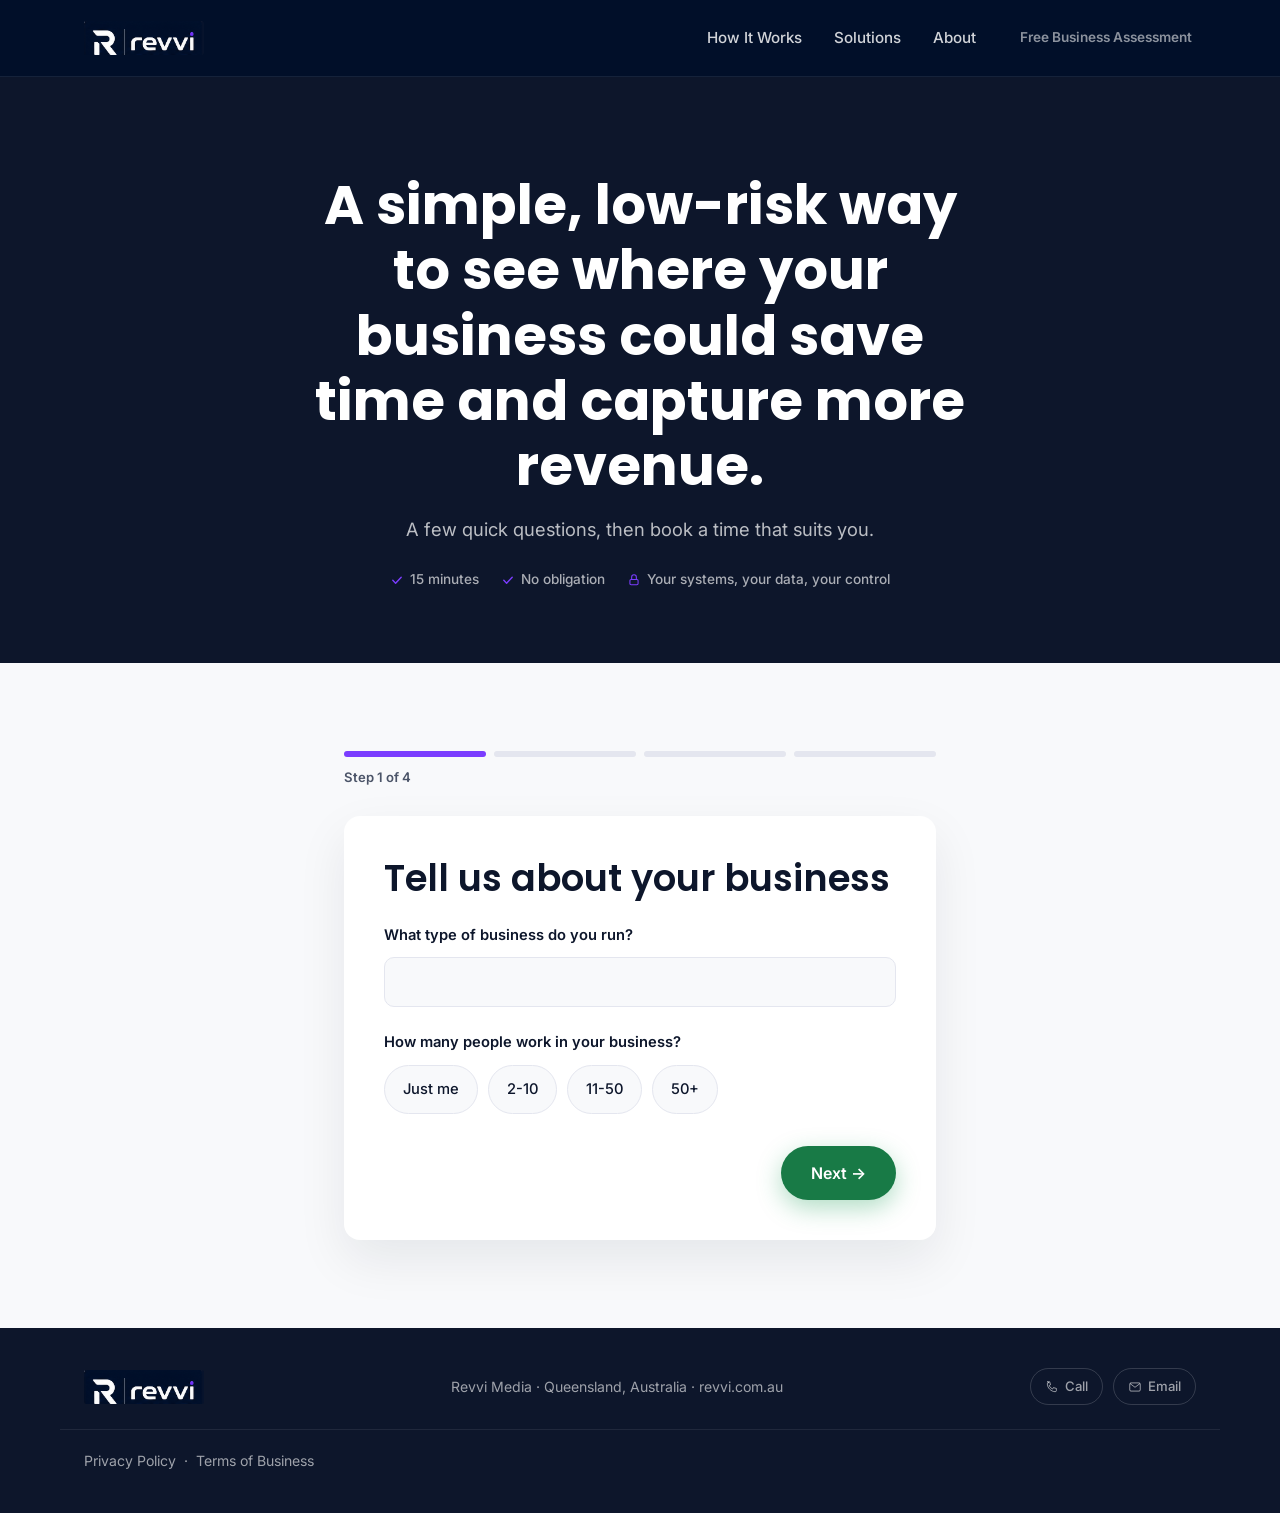
<file: free-assessment.html>
<!DOCTYPE html>
<html lang="en">
<head>
<meta charset="UTF-8">
<meta name="viewport" content="width=device-width, initial-scale=1.0">
<title>Free Business Assessment | Revvi</title>
<meta name="description" content="A few quick questions, then book a time that suits you. See where your business could save time and capture more revenue.">
<link rel="icon" href="/favicon.ico" sizes="any">
<link rel="icon" type="image/png" sizes="32x32" href="/favicon-32x32.png">
<link rel="icon" type="image/png" sizes="16x16" href="/favicon-16x16.png">
<link rel="apple-touch-icon" sizes="180x180" href="/apple-touch-icon-180x180.png">
<link rel="manifest" href="/site.webmanifest">
<link rel="preconnect" href="https://fonts.googleapis.com">
<link rel="preconnect" href="https://fonts.gstatic.com" crossorigin>
<link href="https://fonts.googleapis.com/css2?family=Poppins:wght@600;700&family=Inter:wght@400;500;600&display=swap" rel="stylesheet">
<link rel="stylesheet" href="styles.css">
<link rel="stylesheet" href="reveal.css">
</head>
<body>

<header class="site-header" id="siteNav">
  <div class="container">
    <a href="index.html" class="site-logo">
      <img src="assets/logo/revvi-logo-lockup-dark-bg.png" alt="Revvi">
    </a>
    <nav class="site-nav">
      <ul class="site-nav-links">
        <li><a href="how-it-works.html">How It Works</a></li>
        <li><a href="solutions.html">Solutions</a></li>
        <li><a href="about.html">About</a></li>
      </ul>
      <span class="nav-page-label">Free Business Assessment</span>
    </nav>
    <button class="nav-toggle" aria-label="Toggle menu" aria-expanded="false">
      <span></span>
      <span></span>
      <span></span>
    </button>
  </div>
</header>

<main>

  <!-- ============ INTRO ============
       Heading/subtext default to the no-calculator copy; overwritten by the
       script at the bottom if sessionStorage.revvi_calc_result is present. -->
  <section class="assessment-hero bg-navy">
    <div class="container">
      <h1 id="assessmentHeading">A simple, low-risk way to see where your business could save time and capture more revenue.</h1>
      <p class="hero-sub" id="assessmentSub">A few quick questions, then book a time that suits you.</p>
      <ul class="trust-row center">
        <li><svg width="14" height="14" viewBox="0 0 20 20" fill="none" xmlns="http://www.w3.org/2000/svg"><path d="M4 10.5L8 14.5L16 6" stroke="currentColor" stroke-width="2" stroke-linecap="round" stroke-linejoin="round"/></svg> 15 minutes</li>
        <li><svg width="14" height="14" viewBox="0 0 20 20" fill="none" xmlns="http://www.w3.org/2000/svg"><path d="M4 10.5L8 14.5L16 6" stroke="currentColor" stroke-width="2" stroke-linecap="round" stroke-linejoin="round"/></svg> No obligation</li>
        <li><svg width="14" height="14" viewBox="0 0 24 24" fill="none" xmlns="http://www.w3.org/2000/svg"><rect x="5" y="11" width="14" height="9" rx="2" stroke="currentColor" stroke-width="1.8"/><path d="M8 11V7a4 4 0 018 0v4" stroke="currentColor" stroke-width="1.8" stroke-linecap="round"/></svg> Your systems, your data, your control</li>
      </ul>
    </div>
  </section>

  <!-- ============ FORM ============ -->
  <section class="assessment-form-section bg-grey">
    <div class="container assessment-form-container">

      <div class="progress-bar" id="progressBar">
        <span class="progress-segment is-active" data-step="1"></span>
        <span class="progress-segment" data-step="2"></span>
        <span class="progress-segment" data-step="3"></span>
        <span class="progress-segment" data-step="4"></span>
      </div>
      <p class="progress-label" id="progressLabel">Step 1 of 4</p>

      <form class="assessment-card" id="assessmentForm" novalidate>

        <!-- Honeypot: real visitors never see or fill this in; bots that
             auto-fill every field do, and Formspree silently discards the
             submission when it's non-empty. Formspree's own convention for
             this field name is "_gotcha". -->
        <input type="text" name="_gotcha" class="hp-field" tabindex="-1" autocomplete="off" aria-hidden="true">

        <!-- Step 1 -->
        <fieldset class="form-step is-active" data-step="1">
          <h2>Tell us about your business</h2>

          <div class="form-field">
            <label class="form-label" for="businessType">What type of business do you run?</label>
            <input type="text" id="businessType" name="businessType" class="form-input">
            <p class="form-error">Please tell us what type of business you run.</p>
          </div>

          <div class="form-field">
            <span class="form-label">How many people work in your business?</span>
            <div class="radio-group">
              <label class="radio-option"><input type="radio" name="teamSize" value="Just me"><span>Just me</span></label>
              <label class="radio-option"><input type="radio" name="teamSize" value="2-10"><span>2-10</span></label>
              <label class="radio-option"><input type="radio" name="teamSize" value="11-50"><span>11-50</span></label>
              <label class="radio-option"><input type="radio" name="teamSize" value="50+"><span>50+</span></label>
            </div>
            <p class="form-error">Please select an option.</p>
          </div>

          <div class="form-nav form-nav-single">
            <button type="submit" class="btn btn-primary form-next">Next &rarr;</button>
          </div>
        </fieldset>

        <!-- Step 2 -->
        <fieldset class="form-step" data-step="2">
          <h2>Where is your business spending the most time?</h2>

          <p class="form-group-label">Finance &amp; Admin</p>
          <div class="checkbox-group">
            <label class="checkbox-option"><input type="checkbox" name="timeAreas" value="Invoices &amp; document chasing"><span>Invoices &amp; document chasing</span></label>
            <label class="checkbox-option"><input type="checkbox" name="timeAreas" value="Data entry &amp; reporting"><span>Data entry &amp; reporting</span></label>
          </div>

          <p class="form-group-label">Sales &amp; Leads</p>
          <div class="checkbox-group">
            <label class="checkbox-option"><input type="checkbox" name="timeAreas" value="Responding to new leads"><span>Responding to new leads</span></label>
            <label class="checkbox-option"><input type="checkbox" name="timeAreas" value="Quotes &amp; follow-ups"><span>Quotes &amp; follow-ups</span></label>
          </div>

          <p class="form-group-label">Operations</p>
          <div class="checkbox-group">
            <label class="checkbox-option"><input type="checkbox" name="timeAreas" value="Job or project admin"><span>Job or project admin</span></label>
            <label class="checkbox-option"><input type="checkbox" name="timeAreas" value="Compliance &amp; status updates"><span>Compliance &amp; status updates</span></label>
          </div>

          <div class="checkbox-group checkbox-group-standalone">
            <label class="checkbox-option"><input type="checkbox" name="timeAreas" value="Not sure"><span>Not sure, that's what I want <img class="revvi-mark" src="assets/revvi-wordmark-dark.png" alt=""><span class="sr-only">Revvi</span> to find</span></label>
          </div>

          <p class="form-error form-error-group">Please select at least one option.</p>

          <div class="form-nav">
            <button type="button" class="btn btn-secondary form-back">&larr; Back</button>
            <button type="submit" class="btn btn-primary form-next">Next &rarr;</button>
          </div>
        </fieldset>

        <!-- Step 3 -->
        <fieldset class="form-step" data-step="3">
          <h2>What software do you use, and how much time does this take?</h2>

          <div class="form-field">
            <label class="form-label" for="software">What software or systems does your business use?</label>
            <input type="text" id="software" name="software" class="form-input" placeholder="e.g. Xero, MYOB, ServiceM8, Excel, Outlook...">
            <p class="form-error">Please tell us what software you use.</p>
          </div>

          <div class="form-field">
            <span class="form-label">Roughly how much time does your team spend on this each week?</span>
            <div class="radio-group">
              <label class="radio-option"><input type="radio" name="timeSpent" value="Less than 2 hours"><span>Less than 2 hours</span></label>
              <label class="radio-option"><input type="radio" name="timeSpent" value="2-5 hours"><span>2-5 hours</span></label>
              <label class="radio-option"><input type="radio" name="timeSpent" value="5-20 hours"><span>5-20 hours</span></label>
              <label class="radio-option"><input type="radio" name="timeSpent" value="20-40 hours"><span>20-40 hours</span></label>
              <label class="radio-option"><input type="radio" name="timeSpent" value="40+ hours"><span>40+ hours</span></label>
              <label class="radio-option"><input type="radio" name="timeSpent" value="No idea"><span>No idea</span></label>
            </div>
            <p class="form-error">Please select an option.</p>
          </div>

          <div class="form-nav">
            <button type="button" class="btn btn-secondary form-back">&larr; Back</button>
            <button type="submit" class="btn btn-primary form-next">Next &rarr;</button>
          </div>
        </fieldset>

        <!-- Step 4 -->
        <fieldset class="form-step" data-step="4">
          <h2>Your details</h2>

          <div class="form-field">
            <label class="form-label" for="name">Name</label>
            <input type="text" id="name" name="name" class="form-input">
            <p class="form-error">Please enter your name.</p>
          </div>

          <div class="form-field">
            <label class="form-label" for="businessName">Business name</label>
            <input type="text" id="businessName" name="businessName" class="form-input">
            <p class="form-error">Please enter your business name.</p>
          </div>

          <div class="form-field">
            <label class="form-label" for="phone">Phone</label>
            <input type="tel" id="phone" name="phone" class="form-input">
            <p class="form-error">Please enter your phone number.</p>
          </div>

          <div class="form-field">
            <label class="form-label" for="email">Email</label>
            <input type="email" id="email" name="email" class="form-input">
            <p class="form-error">Please enter a valid email address.</p>
          </div>

          <p class="form-submit-error" id="formSubmitError">Something went wrong submitting your answers. Please try again, or email us directly at <a href="mailto:support@revvi.com.au">support@revvi.com.au</a>.</p>

          <div class="form-nav">
            <button type="button" class="btn btn-secondary form-back">&larr; Back</button>
            <button type="submit" class="btn btn-primary form-submit">GET MY FREE REVVI ASSESSMENT</button>
          </div>
        </fieldset>

      </form>

      <!-- ============ SUCCESS STATE ============ -->
      <div class="assessment-card assessment-success" id="assessmentSuccess" hidden>
        <h2>Thanks, we'll review your answers and be in touch shortly.</h2>
        <p>In the meantime, pick a time that works for you below.</p>
        <!-- Calendly inline widget begin -->
        <div class="calendly-inline-widget" data-url="https://calendly.com/revvi-support/30min?text_color=141826&primary_color=7b3dff" style="min-width:320px;height:700px;"></div>
        <script type="text/javascript" src="https://assets.calendly.com/assets/external/widget.js" async></script>
        <!-- Calendly inline widget end -->
      </div>

    </div>
  </section>

</main>

<footer class="site-footer bg-navy">
  <div class="container">
    <a href="index.html" class="site-logo">
      <img src="assets/logo/revvi-logo-lockup-dark-bg.png" alt="Revvi">
    </a>
    <p>Revvi Media · Queensland, Australia · revvi.com.au</p>
    <div class="footer-contact">
      <a href="tel:0477204208" class="footer-contact-link">
        <svg width="14" height="14" viewBox="0 0 24 24" fill="none" xmlns="http://www.w3.org/2000/svg"><path d="M4.5 3h3.5l1.5 5-2.5 1.5a13 13 0 006 6l1.5-2.5 5 1.5v3.5a2 2 0 01-2 2C10.5 20 4 13.5 4 6.5a2 2 0 012-2z" stroke="currentColor" stroke-width="1.6" stroke-linecap="round" stroke-linejoin="round"/></svg>
        Call
      </a>
      <a href="mailto:support@revvi.com.au" class="footer-contact-link">
        <svg width="14" height="14" viewBox="0 0 24 24" fill="none" xmlns="http://www.w3.org/2000/svg"><rect x="3" y="5" width="18" height="14" rx="2" stroke="currentColor" stroke-width="1.6"/><path d="M4 6.5l8 6 8-6" stroke="currentColor" stroke-width="1.6" stroke-linecap="round" stroke-linejoin="round"/></svg>
        Email
      </a>
    </div>
  </div>
  <div class="container footer-legal-row">
    <p class="footer-legal">
      <a href="privacy-policy.html">Privacy Policy</a>
      <span aria-hidden="true">&middot;</span>
      <a href="terms.html">Terms of Business</a>
    </p>
  </div>
</footer>

<script src="script.js"></script>
<script src="reveal.js" defer></script>
<script>
  (function () {
    var FORMSPREE_ENDPOINT = 'https://formspree.io/f/xvkopzqe';

    var prefersReducedMotion = window.matchMedia('(prefers-reduced-motion: reduce)').matches;

    // ---- Personalised intro copy from the Home page calculator ----
    var heading = document.getElementById('assessmentHeading');
    var sub = document.getElementById('assessmentSub');
    var calcRaw = sessionStorage.getItem('revvi_calc_result');
    if (calcRaw) {
      try {
        var calc = JSON.parse(calcRaw);
        var formattedValue = new Intl.NumberFormat('en-AU').format(Math.round(calc.annualValue));
        heading.textContent = 'You could have approximately $' + formattedValue + ' of staff capacity tied up in repetitive work.';
        sub.textContent = "Let's find where it's going. A few quick questions, then book a time that suits you.";
      } catch (e) {
        // Malformed sessionStorage value: fall back to the default copy already in the HTML
      }
    }

    // ---- Multi-step form ----
    var form = document.getElementById('assessmentForm');
    var steps = Array.prototype.slice.call(form.querySelectorAll('.form-step'));
    var totalSteps = steps.length;
    var currentStep = 1;

    var progressSegments = Array.prototype.slice.call(document.querySelectorAll('.progress-segment'));
    var progressBar = document.getElementById('progressBar');
    var progressLabel = document.getElementById('progressLabel');

    function updateProgress() {
      progressSegments.forEach(function (seg) {
        var step = Number(seg.getAttribute('data-step'));
        seg.classList.toggle('is-active', step <= currentStep);
      });
      progressLabel.textContent = 'Step ' + currentStep + ' of ' + totalSteps;
    }

    function showStep(n) {
      steps.forEach(function (step) {
        step.classList.toggle('is-active', Number(step.getAttribute('data-step')) === n);
      });
      updateProgress();
      form.scrollIntoView({ behavior: prefersReducedMotion ? 'auto' : 'smooth', block: 'start' });
    }

    function setFieldError(fieldEl, hasError) {
      fieldEl.classList.toggle('has-error', hasError);
    }

    function validateStep(n) {
      var stepEl = steps[n - 1];
      var valid = true;

      if (n === 1) {
        var businessType = stepEl.querySelector('[name="businessType"]');
        var typeOk = businessType.value.trim().length > 0;
        setFieldError(businessType.closest('.form-field'), !typeOk);
        valid = valid && typeOk;

        var teamSizeChecked = stepEl.querySelector('[name="teamSize"]:checked');
        setFieldError(stepEl.querySelector('[name="teamSize"]').closest('.form-field'), !teamSizeChecked);
        valid = valid && !!teamSizeChecked;
      }

      if (n === 2) {
        var anyChecked = stepEl.querySelector('[name="timeAreas"]:checked');
        stepEl.querySelector('.form-error-group').classList.toggle('is-visible', !anyChecked);
        valid = !!anyChecked;
      }

      if (n === 3) {
        var software = stepEl.querySelector('[name="software"]');
        var softwareOk = software.value.trim().length > 0;
        setFieldError(software.closest('.form-field'), !softwareOk);
        valid = valid && softwareOk;

        var timeSpentChecked = stepEl.querySelector('[name="timeSpent"]:checked');
        setFieldError(stepEl.querySelector('[name="timeSpent"]').closest('.form-field'), !timeSpentChecked);
        valid = valid && !!timeSpentChecked;
      }

      if (n === 4) {
        ['name', 'businessName', 'phone'].forEach(function (fieldName) {
          var input = stepEl.querySelector('[name="' + fieldName + '"]');
          var ok = input.value.trim().length > 0;
          setFieldError(input.closest('.form-field'), !ok);
          valid = valid && ok;
        });

        var emailInput = stepEl.querySelector('[name="email"]');
        var emailOk = emailInput.value.trim().length > 0 && emailInput.checkValidity();
        setFieldError(emailInput.closest('.form-field'), !emailOk);
        valid = valid && emailOk;
      }

      return valid;
    }

    form.querySelectorAll('.form-back').forEach(function (btn) {
      btn.addEventListener('click', function () {
        if (currentStep > 1) {
          currentStep -= 1;
          showStep(currentStep);
        }
      });
    });

    var submitBtn = form.querySelector('.form-submit');
    var submitBtnDefaultText = submitBtn.textContent;
    var submitError = document.getElementById('formSubmitError');

    function setSubmitting(isSubmitting) {
      submitBtn.disabled = isSubmitting;
      submitBtn.textContent = isSubmitting ? 'Submitting...' : submitBtnDefaultText;
    }

    function showSuccess() {
      sessionStorage.removeItem('revvi_calc_result');

      progressBar.hidden = true;
      progressLabel.hidden = true;
      form.hidden = true;

      var success = document.getElementById('assessmentSuccess');
      success.hidden = false;

      success.scrollIntoView({ behavior: prefersReducedMotion ? 'auto' : 'smooth', block: 'start' });
    }

    function showSubmitError() {
      setSubmitting(false);
      submitError.classList.add('is-visible');
      submitError.scrollIntoView({ behavior: prefersReducedMotion ? 'auto' : 'smooth', block: 'center' });
    }

    form.addEventListener('submit', function (e) {
      e.preventDefault();

      if (!validateStep(currentStep)) {
        return;
      }

      if (currentStep < totalSteps) {
        currentStep += 1;
        showStep(currentStep);
        return;
      }

      // Final step: collect the answers and send them on.
      var data = {
        businessType: form.businessType.value.trim(),
        teamSize: (form.querySelector('[name="teamSize"]:checked') || {}).value || '',
        timeAreas: Array.prototype.slice.call(form.querySelectorAll('[name="timeAreas"]:checked')).map(function (el) { return el.value; }),
        software: form.software.value.trim(),
        timeSpent: (form.querySelector('[name="timeSpent"]:checked') || {}).value || '',
        name: form.name.value.trim(),
        businessName: form.businessName.value.trim(),
        phone: form.phone.value.trim(),
        email: form.email.value.trim(),
        _gotcha: form._gotcha.value
      };

      submitError.classList.remove('is-visible');

      if (!FORMSPREE_ENDPOINT) {
        // Not wired up yet: keep the form usable, log instead of sending.
        console.log('Free assessment submission (Formspree endpoint not set):', data);
        showSuccess();
        return;
      }

      setSubmitting(true);

      fetch(FORMSPREE_ENDPOINT, {
        method: 'POST',
        headers: {
          'Content-Type': 'application/json',
          'Accept': 'application/json'
        },
        body: JSON.stringify(data)
      })
        .then(function (response) {
          if (response.ok) {
            setSubmitting(false);
            showSuccess();
          } else {
            showSubmitError();
          }
        })
        .catch(function () {
          showSubmitError();
        });
    });

    updateProgress();
  })();
</script>
</body>
</html>
</file>
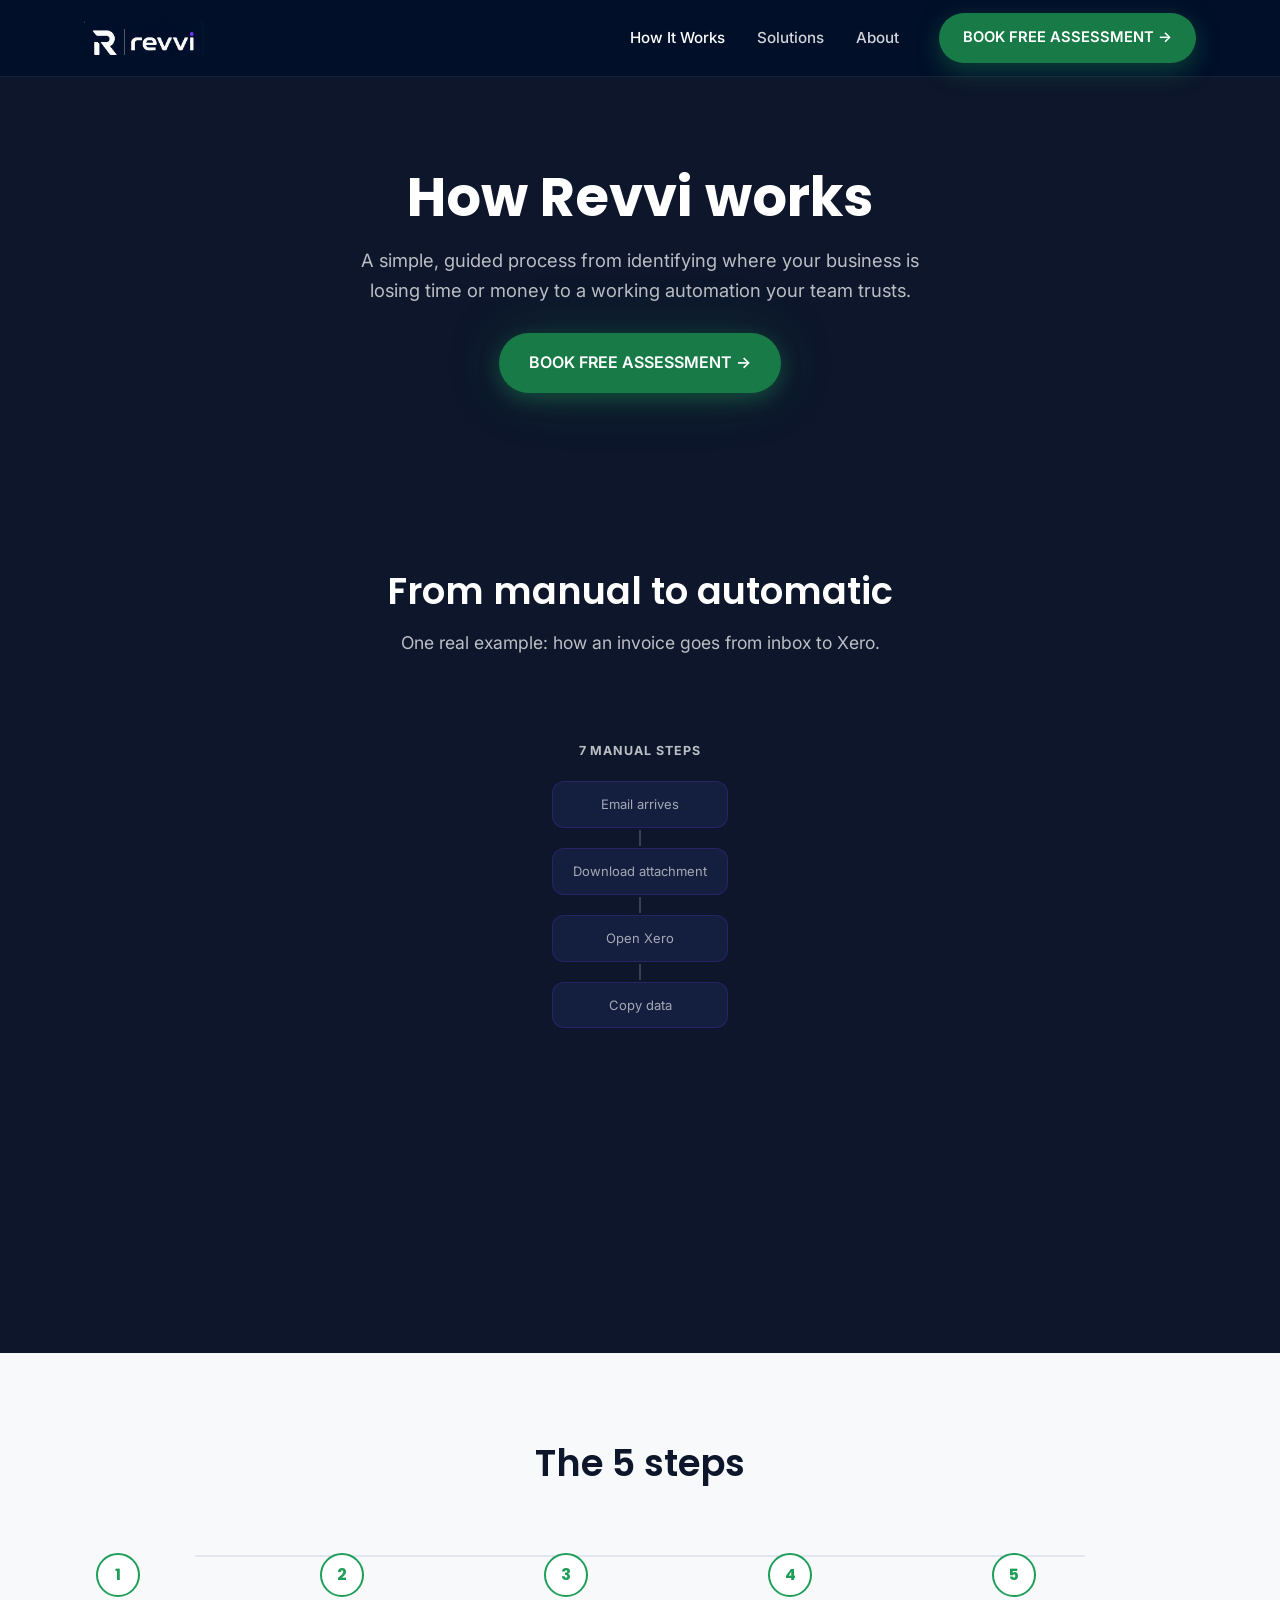
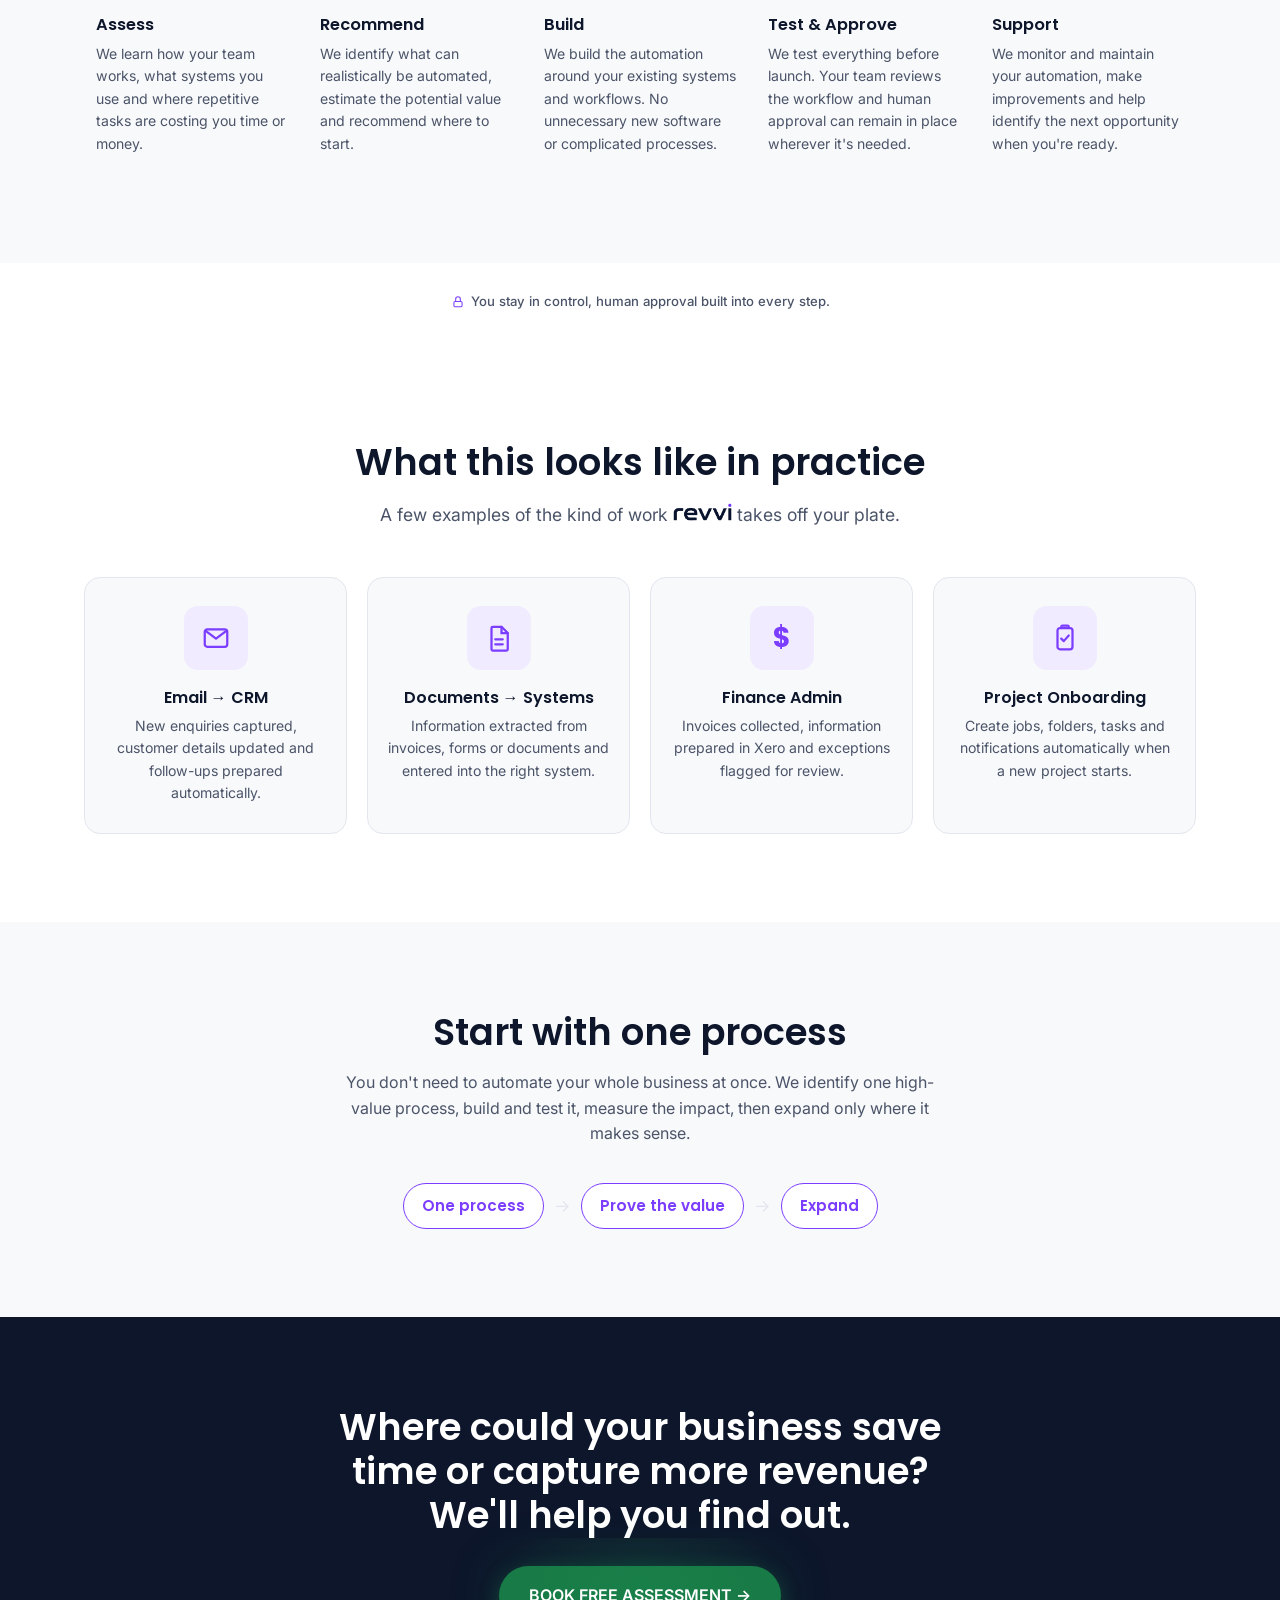
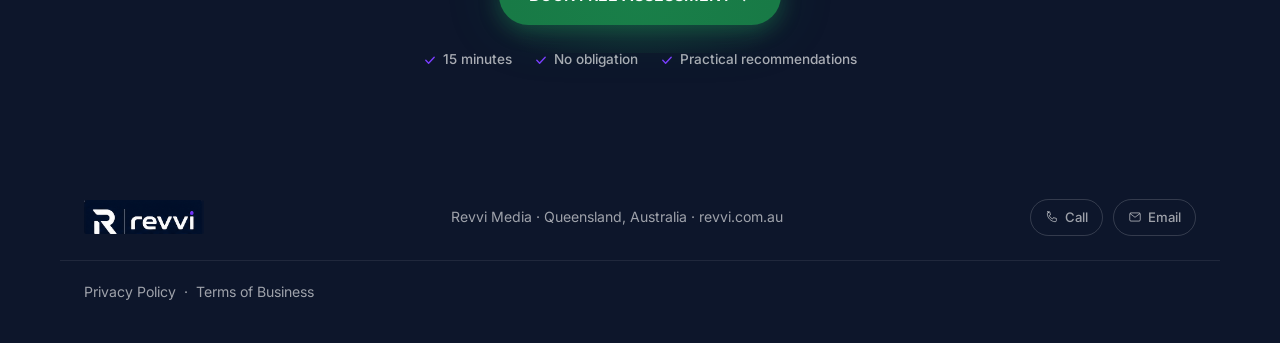
<file: how-it-works.html>
<!DOCTYPE html>
<html lang="en">
<head>
<meta charset="UTF-8">
<meta name="viewport" content="width=device-width, initial-scale=1.0">
<title>How It Works | Revvi</title>
<meta name="description" content="A simple, guided process: from identifying the opportunity to a working automation your team trusts.">
<link rel="icon" href="/favicon.ico" sizes="any">
<link rel="icon" type="image/png" sizes="32x32" href="/favicon-32x32.png">
<link rel="icon" type="image/png" sizes="16x16" href="/favicon-16x16.png">
<link rel="apple-touch-icon" sizes="180x180" href="/apple-touch-icon-180x180.png">
<link rel="manifest" href="/site.webmanifest">
<link rel="preconnect" href="https://fonts.googleapis.com">
<link rel="preconnect" href="https://fonts.gstatic.com" crossorigin>
<link href="https://fonts.googleapis.com/css2?family=Poppins:wght@600;700&family=Inter:wght@400;500;600&display=swap" rel="stylesheet">
<link rel="stylesheet" href="styles.css">
<link rel="stylesheet" href="reveal.css">
</head>
<body>

<header class="site-header" id="siteNav">
  <div class="container">
    <a href="index.html" class="site-logo">
      <img src="assets/logo/revvi-logo-lockup-dark-bg.png" alt="Revvi">
    </a>
    <nav class="site-nav">
      <ul class="site-nav-links">
        <li><a href="how-it-works.html" class="is-active">How It Works</a></li>
        <li><a href="solutions.html">Solutions</a></li>
        <li><a href="about.html">About</a></li>
      </ul>
      <a href="free-assessment.html" class="btn btn-primary nav-cta">BOOK FREE ASSESSMENT &rarr;</a>
    </nav>
    <button class="nav-toggle" aria-label="Toggle menu" aria-expanded="false">
      <span></span>
      <span></span>
      <span></span>
    </button>
  </div>
</header>

<main>

  <!-- ============ PAGE HERO ============ -->
  <section class="hiw-hero bg-navy">
    <div class="container">
      <h1>How Revvi works</h1>
      <p class="hero-sub">A simple, guided process from identifying where your business is losing time or money to a working automation your team trusts.</p>
      <a href="free-assessment.html" class="btn btn-primary">BOOK FREE ASSESSMENT &rarr;</a>
    </div>
  </section>

  <!-- ============ BEFORE / AFTER ============ -->
  <section class="before-after bg-navy reveal-fade">
    <div class="container">
      <div class="section-header center">
        <h2>From manual to automatic</h2>
        <p class="section-sub">One real example: how an invoice goes from inbox to Xero.</p>
      </div>

      <!-- Animated version (hidden under prefers-reduced-motion) -->
      <div class="ba-stage" id="baStage">
        <div class="ba-before" id="baBefore">
          <p class="ba-label">7 manual steps</p>
          <div class="ba-before-steps">
            <div class="node ba-step" id="ba-b1">Email arrives</div>
            <div class="ba-step-line" id="ba-bl1"></div>
            <div class="node ba-step" id="ba-b2">Download attachment</div>
            <div class="ba-step-line" id="ba-bl2"></div>
            <div class="node ba-step" id="ba-b3">Open Xero</div>
            <div class="ba-step-line" id="ba-bl3"></div>
            <div class="node ba-step" id="ba-b4">Copy data</div>
            <div class="ba-step-line" id="ba-bl4"></div>
            <div class="node ba-step" id="ba-b5">Upload document</div>
            <div class="ba-step-line" id="ba-bl5"></div>
            <div class="node ba-step" id="ba-b6">Email manager</div>
            <div class="ba-step-line" id="ba-bl6"></div>
            <div class="node ba-step" id="ba-b7">Follow up</div>
          </div>
        </div>

        <div class="ba-after" id="baAfter">
          <p class="ba-label ba-label-after">1 review step</p>
          <div class="ba-after-flow">
            <div class="node" id="ba-a-email">Email arrives</div>
            <div class="line" id="ba-a-line1"><div class="packet" id="ba-a-pulse1"></div></div>
            <div class="core" id="ba-a-core">revvi</div>
            <div class="line" id="ba-a-line2"><div class="packet" id="ba-a-pulse2"></div></div>
            <div class="node" id="ba-a-xero">Xero</div>
            <div class="line" id="ba-a-line3"><div class="packet" id="ba-a-pulse3"></div></div>
            <div class="result" id="ba-a-result"><span>&check; Ready for review</span></div>
          </div>
        </div>
      </div>

      <!-- Static fallback: prefers-reduced-motion -->
      <div class="ba-static" id="baStatic">
        <div class="ba-static-col">
          <p class="ba-label">Before: 7 manual steps</p>
          <ol>
            <li>Email arrives</li>
            <li>Download attachment</li>
            <li>Open Xero</li>
            <li>Copy data</li>
            <li>Upload document</li>
            <li>Email manager</li>
            <li>Follow up</li>
          </ol>
        </div>
        <div class="ba-static-col">
          <p class="ba-label ba-label-after">After: 1 review step</p>
          <ol>
            <li>Email arrives</li>
            <li><img class="revvi-mark" src="assets/revvi-wordmark-light.png" alt=""><span class="sr-only">Revvi</span></li>
            <li>Xero</li>
            <li>&check; Ready for review</li>
          </ol>
        </div>
      </div>
    </div>
  </section>

  <!-- ============ THE 5 STEPS ============ -->
  <section class="process bg-grey reveal-fade">
    <div class="container">
      <div class="section-header center">
        <h2>The 5 steps</h2>
      </div>
      <ol class="timeline">
        <li class="timeline-step reveal" data-delay="1">
          <span class="timeline-num">1</span>
          <div class="timeline-step-content">
            <h3>Assess</h3>
            <p>We learn how your team works, what systems you use and where repetitive tasks are costing you time or money.</p>
          </div>
        </li>
        <li class="timeline-step reveal" data-delay="2">
          <span class="timeline-num">2</span>
          <div class="timeline-step-content">
            <h3>Recommend</h3>
            <p>We identify what can realistically be automated, estimate the potential value and recommend where to start.</p>
          </div>
        </li>
        <li class="timeline-step reveal" data-delay="3">
          <span class="timeline-num">3</span>
          <div class="timeline-step-content">
            <h3>Build</h3>
            <p>We build the automation around your existing systems and workflows. No unnecessary new software or complicated processes.</p>
          </div>
        </li>
        <li class="timeline-step reveal" data-delay="4">
          <span class="timeline-num">4</span>
          <div class="timeline-step-content">
            <h3>Test &amp; Approve</h3>
            <p>We test everything before launch. Your team reviews the workflow and human approval can remain in place wherever it's needed.</p>
          </div>
        </li>
        <li class="timeline-step reveal" data-delay="5">
          <span class="timeline-num">5</span>
          <div class="timeline-step-content">
            <h3>Support</h3>
            <p>We monitor and maintain your automation, make improvements and help identify the next opportunity when you're ready.</p>
          </div>
        </li>
      </ol>
    </div>
  </section>

  <!-- ============ TRUST LINE ============ -->
  <div class="trust-line-band">
    <div class="container">
      <p class="section-trust-line">
        <svg width="14" height="14" viewBox="0 0 24 24" fill="none" xmlns="http://www.w3.org/2000/svg"><rect x="5" y="11" width="14" height="9" rx="2" stroke="currentColor" stroke-width="1.8"/><path d="M8 11V7a4 4 0 018 0v4" stroke="currentColor" stroke-width="1.8" stroke-linecap="round"/></svg>
        You stay in control, human approval built into every step.
      </p>
    </div>
  </div>

  <!-- ============ EXAMPLES ============ -->
  <section class="examples bg-white reveal-fade">
    <div class="container">
      <div class="section-header center">
        <h2>What this looks like in practice</h2>
        <p class="section-sub">A few examples of the kind of work <img class="revvi-mark" src="assets/revvi-wordmark-dark.png" alt=""><span class="sr-only">Revvi</span> takes off your plate.</p>
      </div>
      <div class="example-grid">
        <div class="example-card reveal" data-delay="1">
          <div class="opportunity-icon">
            <svg width="20" height="20" viewBox="0 0 24 24" fill="none" xmlns="http://www.w3.org/2000/svg"><rect x="3" y="5" width="18" height="14" rx="2" stroke="currentColor" stroke-width="1.8"/><path d="M4 6.5l8 6 8-6" stroke="currentColor" stroke-width="1.8" stroke-linecap="round" stroke-linejoin="round"/></svg>
          </div>
          <h3>Email &rarr; CRM</h3>
          <p>New enquiries captured, customer details updated and follow-ups prepared automatically.</p>
        </div>
        <div class="example-card reveal" data-delay="2">
          <div class="opportunity-icon">
            <svg width="20" height="20" viewBox="0 0 24 24" fill="none" xmlns="http://www.w3.org/2000/svg"><path d="M7 3h7l5 5v13a1 1 0 01-1 1H7a1 1 0 01-1-1V4a1 1 0 011-1z" stroke="currentColor" stroke-width="1.8" stroke-linejoin="round"/><path d="M14 3v5h5M9 13h6M9 17h6" stroke="currentColor" stroke-width="1.8" stroke-linecap="round"/></svg>
          </div>
          <h3>Documents &rarr; Systems</h3>
          <p>Information extracted from invoices, forms or documents and entered into the right system.</p>
        </div>
        <div class="example-card reveal" data-delay="3">
          <div class="opportunity-icon">$</div>
          <h3>Finance Admin</h3>
          <p>Invoices collected, information prepared in Xero and exceptions flagged for review.</p>
        </div>
        <div class="example-card reveal" data-delay="4">
          <div class="opportunity-icon">
            <svg width="20" height="20" viewBox="0 0 24 24" fill="none" xmlns="http://www.w3.org/2000/svg"><rect x="6" y="4" width="12" height="17" rx="2" stroke="currentColor" stroke-width="1.8"/><path d="M9 4V3a1 1 0 011-1h4a1 1 0 011 1v1" stroke="currentColor" stroke-width="1.8" stroke-linecap="round"/><path d="M9 12.5l2 2 4-4.5" stroke="currentColor" stroke-width="1.8" stroke-linecap="round" stroke-linejoin="round"/></svg>
          </div>
          <h3>Project Onboarding</h3>
          <p>Create jobs, folders, tasks and notifications automatically when a new project starts.</p>
        </div>
      </div>
    </div>
  </section>

  <!-- ============ START WITH ONE PROCESS ============ -->
  <section class="one-process bg-grey reveal-fade">
    <div class="container">
      <h2>Start with one process</h2>
      <p>You don't need to automate your whole business at once. We identify one high-value process, build and test it, measure the impact, then expand only where it makes sense.</p>
      <div class="one-process-flow reveal">
        <span class="one-process-node">One process</span>
        <span class="one-process-arrow" aria-hidden="true">&rarr;</span>
        <span class="one-process-node">Prove the value</span>
        <span class="one-process-arrow" aria-hidden="true">&rarr;</span>
        <span class="one-process-node">Expand</span>
      </div>
    </div>
  </section>

  <!-- ============ FINAL CTA ============ -->
  <section class="final-cta bg-navy reveal-fade">
    <div class="container">
      <h2>Where could your business save time or capture more revenue? We'll help you find out.</h2>
      <a href="free-assessment.html" class="btn btn-primary">BOOK FREE ASSESSMENT &rarr;</a>
      <ul class="trust-row center">
        <li><svg width="14" height="14" viewBox="0 0 20 20" fill="none" xmlns="http://www.w3.org/2000/svg"><path d="M4 10.5L8 14.5L16 6" stroke="currentColor" stroke-width="2" stroke-linecap="round" stroke-linejoin="round"/></svg> 15 minutes</li>
        <li><svg width="14" height="14" viewBox="0 0 20 20" fill="none" xmlns="http://www.w3.org/2000/svg"><path d="M4 10.5L8 14.5L16 6" stroke="currentColor" stroke-width="2" stroke-linecap="round" stroke-linejoin="round"/></svg> No obligation</li>
        <li><svg width="14" height="14" viewBox="0 0 20 20" fill="none" xmlns="http://www.w3.org/2000/svg"><path d="M4 10.5L8 14.5L16 6" stroke="currentColor" stroke-width="2" stroke-linecap="round" stroke-linejoin="round"/></svg> Practical recommendations</li>
      </ul>
    </div>
  </section>

</main>

<footer class="site-footer bg-navy">
  <div class="container">
    <a href="index.html" class="site-logo">
      <img src="assets/logo/revvi-logo-lockup-dark-bg.png" alt="Revvi">
    </a>
    <p>Revvi Media · Queensland, Australia · revvi.com.au</p>
    <div class="footer-contact">
      <a href="tel:0477204208" class="footer-contact-link">
        <svg width="14" height="14" viewBox="0 0 24 24" fill="none" xmlns="http://www.w3.org/2000/svg"><path d="M4.5 3h3.5l1.5 5-2.5 1.5a13 13 0 006 6l1.5-2.5 5 1.5v3.5a2 2 0 01-2 2C10.5 20 4 13.5 4 6.5a2 2 0 012-2z" stroke="currentColor" stroke-width="1.6" stroke-linecap="round" stroke-linejoin="round"/></svg>
        Call
      </a>
      <a href="mailto:support@revvi.com.au" class="footer-contact-link">
        <svg width="14" height="14" viewBox="0 0 24 24" fill="none" xmlns="http://www.w3.org/2000/svg"><rect x="3" y="5" width="18" height="14" rx="2" stroke="currentColor" stroke-width="1.6"/><path d="M4 6.5l8 6 8-6" stroke="currentColor" stroke-width="1.6" stroke-linecap="round" stroke-linejoin="round"/></svg>
        Email
      </a>
    </div>
  </div>
  <div class="container footer-legal-row">
    <p class="footer-legal">
      <a href="privacy-policy.html">Privacy Policy</a>
      <span aria-hidden="true">&middot;</span>
      <a href="terms.html">Terms of Business</a>
    </p>
  </div>
</footer>

<script>
  // Before / After (invoice example): standalone looping sequence.
  // Reuses .node / .core / .line / .packet / .result styling but has its
  // own element ids and timers, independent of the hero diagram's script.
  (function () {
    var stage = document.getElementById('baStage');
    if (!stage) return;

    var prefersReducedMotion = window.matchMedia('(prefers-reduced-motion: reduce)').matches;
    if (prefersReducedMotion) return;

    var before = document.getElementById('baBefore');
    var after = document.getElementById('baAfter');

    var beforeSteps = ['ba-b1', 'ba-b2', 'ba-b3', 'ba-b4', 'ba-b5', 'ba-b6', 'ba-b7'].map(function (id) {
      return document.getElementById(id);
    });
    var beforeLines = ['ba-bl1', 'ba-bl2', 'ba-bl3', 'ba-bl4', 'ba-bl5', 'ba-bl6'].map(function (id) {
      return document.getElementById(id);
    });

    var el = {
      email: document.getElementById('ba-a-email'),
      core: document.getElementById('ba-a-core'),
      xero: document.getElementById('ba-a-xero'),
      result: document.getElementById('ba-a-result'),
      line1: document.getElementById('ba-a-line1'),
      line2: document.getElementById('ba-a-line2'),
      line3: document.getElementById('ba-a-line3'),
      pulse1: document.getElementById('ba-a-pulse1'),
      pulse2: document.getElementById('ba-a-pulse2'),
      pulse3: document.getElementById('ba-a-pulse3')
    };

    var timers = [];
    function schedule(fn, delay) {
      timers.push(setTimeout(fn, delay));
    }
    function clearTimers() {
      timers.forEach(function (t) { clearTimeout(t); });
      timers = [];
    }

    function resetAll() {
      before.classList.remove('show', 'collapsing');
      after.classList.remove('show');
      beforeSteps.forEach(function (s) { s.classList.remove('show'); });
      beforeLines.forEach(function (l) { l.classList.remove('show'); });
      [el.email, el.xero, el.result].forEach(function (n) { n.classList.remove('show'); });
      el.core.classList.remove('pulse');
      [el.line1, el.line2, el.line3].forEach(function (l) { l.classList.remove('active'); });
      [el.pulse1, el.pulse2, el.pulse3].forEach(function (p) { p.classList.remove('travel'); });
    }

    function run() {
      resetAll();
      before.classList.add('show');

      // Phase 1 — before: 7 steps stagger in, ~420ms apart
      beforeSteps.forEach(function (step, i) {
        schedule(function () { step.classList.add('show'); }, 100 + i * 420);
        if (beforeLines[i]) {
          schedule(function () { beforeLines[i].classList.add('show'); }, 100 + i * 420 + 200);
        }
      });

      // Phase 2 — transform: before collapses toward centre ~t=3200
      schedule(function () {
        before.classList.add('collapsing');
      }, 3200);

      // Phase 3 — after: crossfades in as the collapse finishes, then
      // its own nodes activate in sequence
      schedule(function () { after.classList.add('show'); }, 4000);

      schedule(function () { el.email.classList.add('show'); }, 4300);

      schedule(function () {
        el.line1.classList.add('active');
        el.pulse1.classList.add('travel');
      }, 4750);

      schedule(function () { el.core.classList.add('pulse'); }, 5250);

      schedule(function () {
        el.core.classList.remove('pulse');
        el.line2.classList.add('active');
        el.pulse2.classList.add('travel');
      }, 5650);

      schedule(function () { el.xero.classList.add('show'); }, 6150);

      schedule(function () {
        el.line3.classList.add('active');
        el.pulse3.classList.add('travel');
      }, 6550);

      schedule(function () { el.result.classList.add('show'); }, 7000);

      // Hold, then loop
      schedule(run, 8200);
    }

    // Start once the section scrolls into view, matching the pattern
    // used for the stat rings on Home, rather than firing on page load.
    if ('IntersectionObserver' in window) {
      var started = false;
      var stageObserver = new IntersectionObserver(
        function (entries) {
          entries.forEach(function (entry) {
            if (entry.isIntersecting && !started) {
              started = true;
              run();
              stageObserver.unobserve(entry.target);
            }
          });
        },
        { threshold: 0.15, rootMargin: '0px 0px -40px 0px' }
      );
      stageObserver.observe(stage);
    } else {
      run();
    }
  })();
</script>
<script src="script.js"></script>
<script src="reveal.js" defer></script>
</body>
</html>
</file>
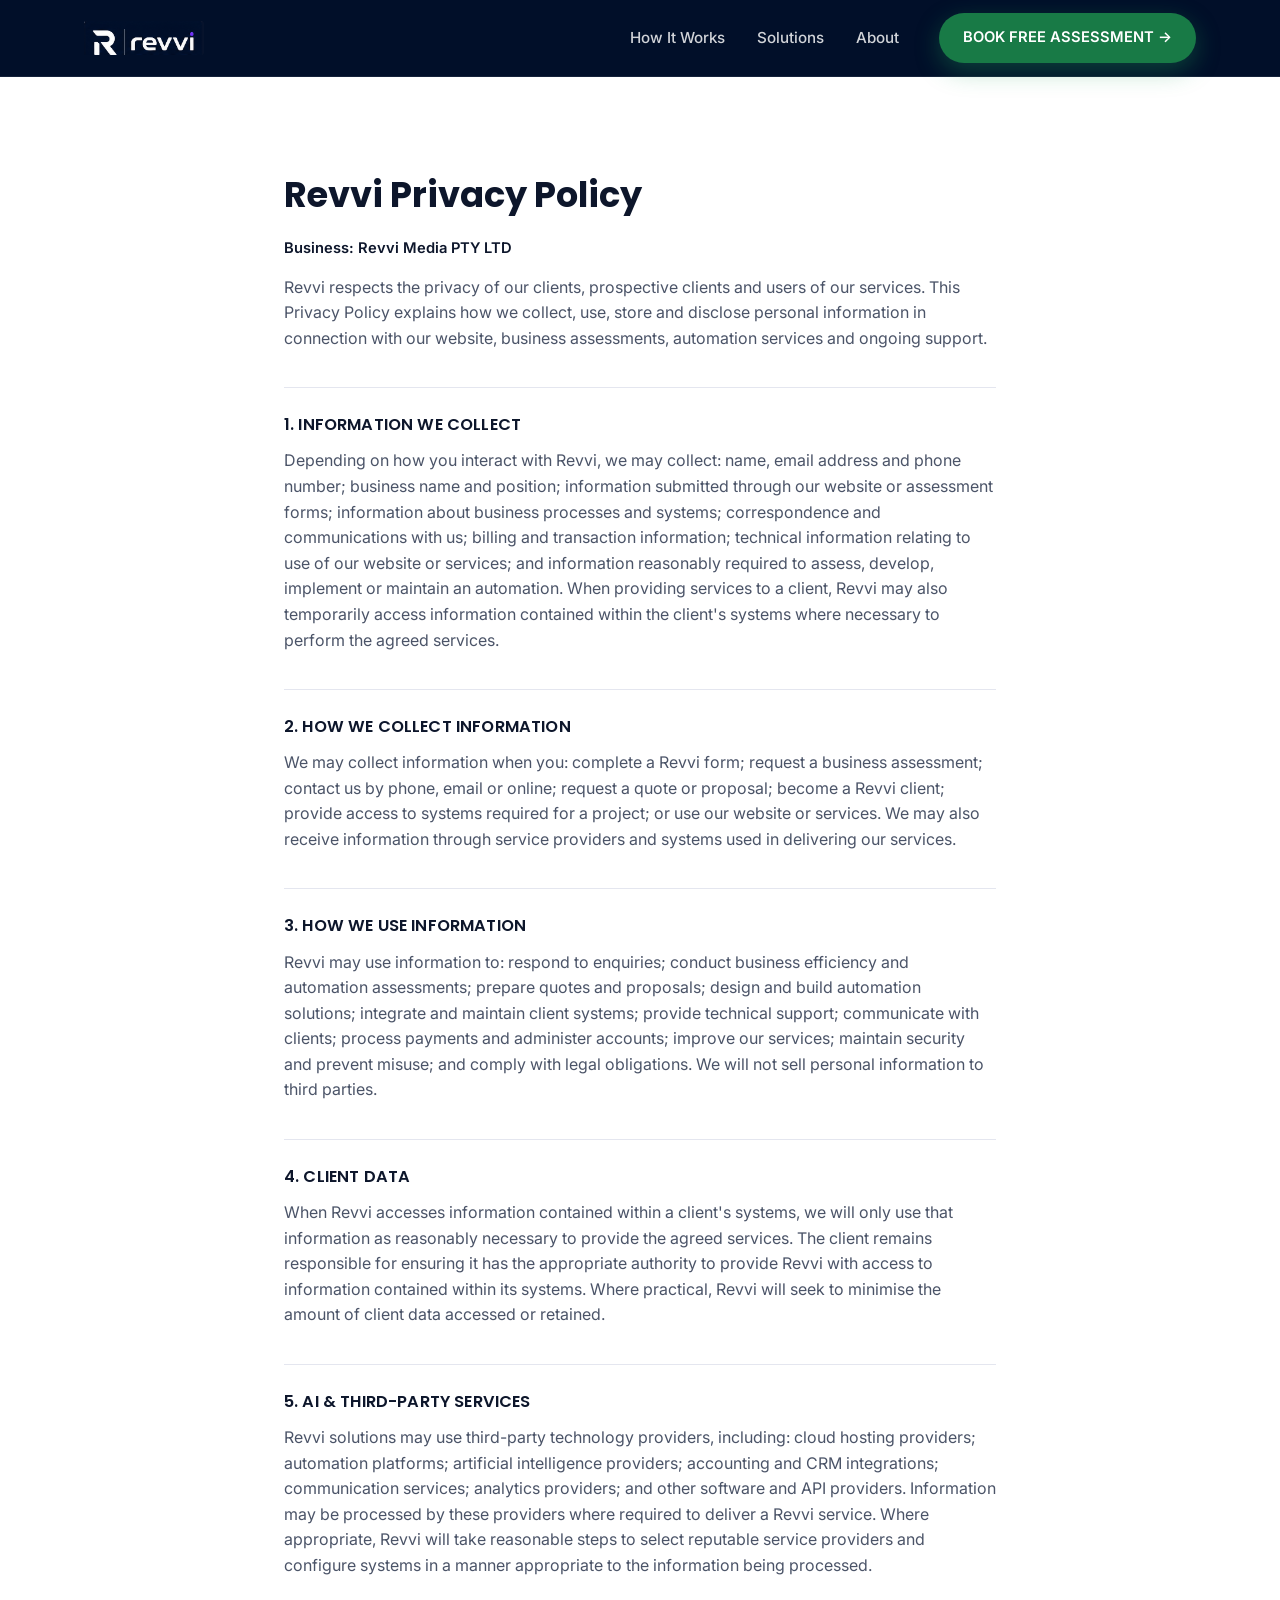
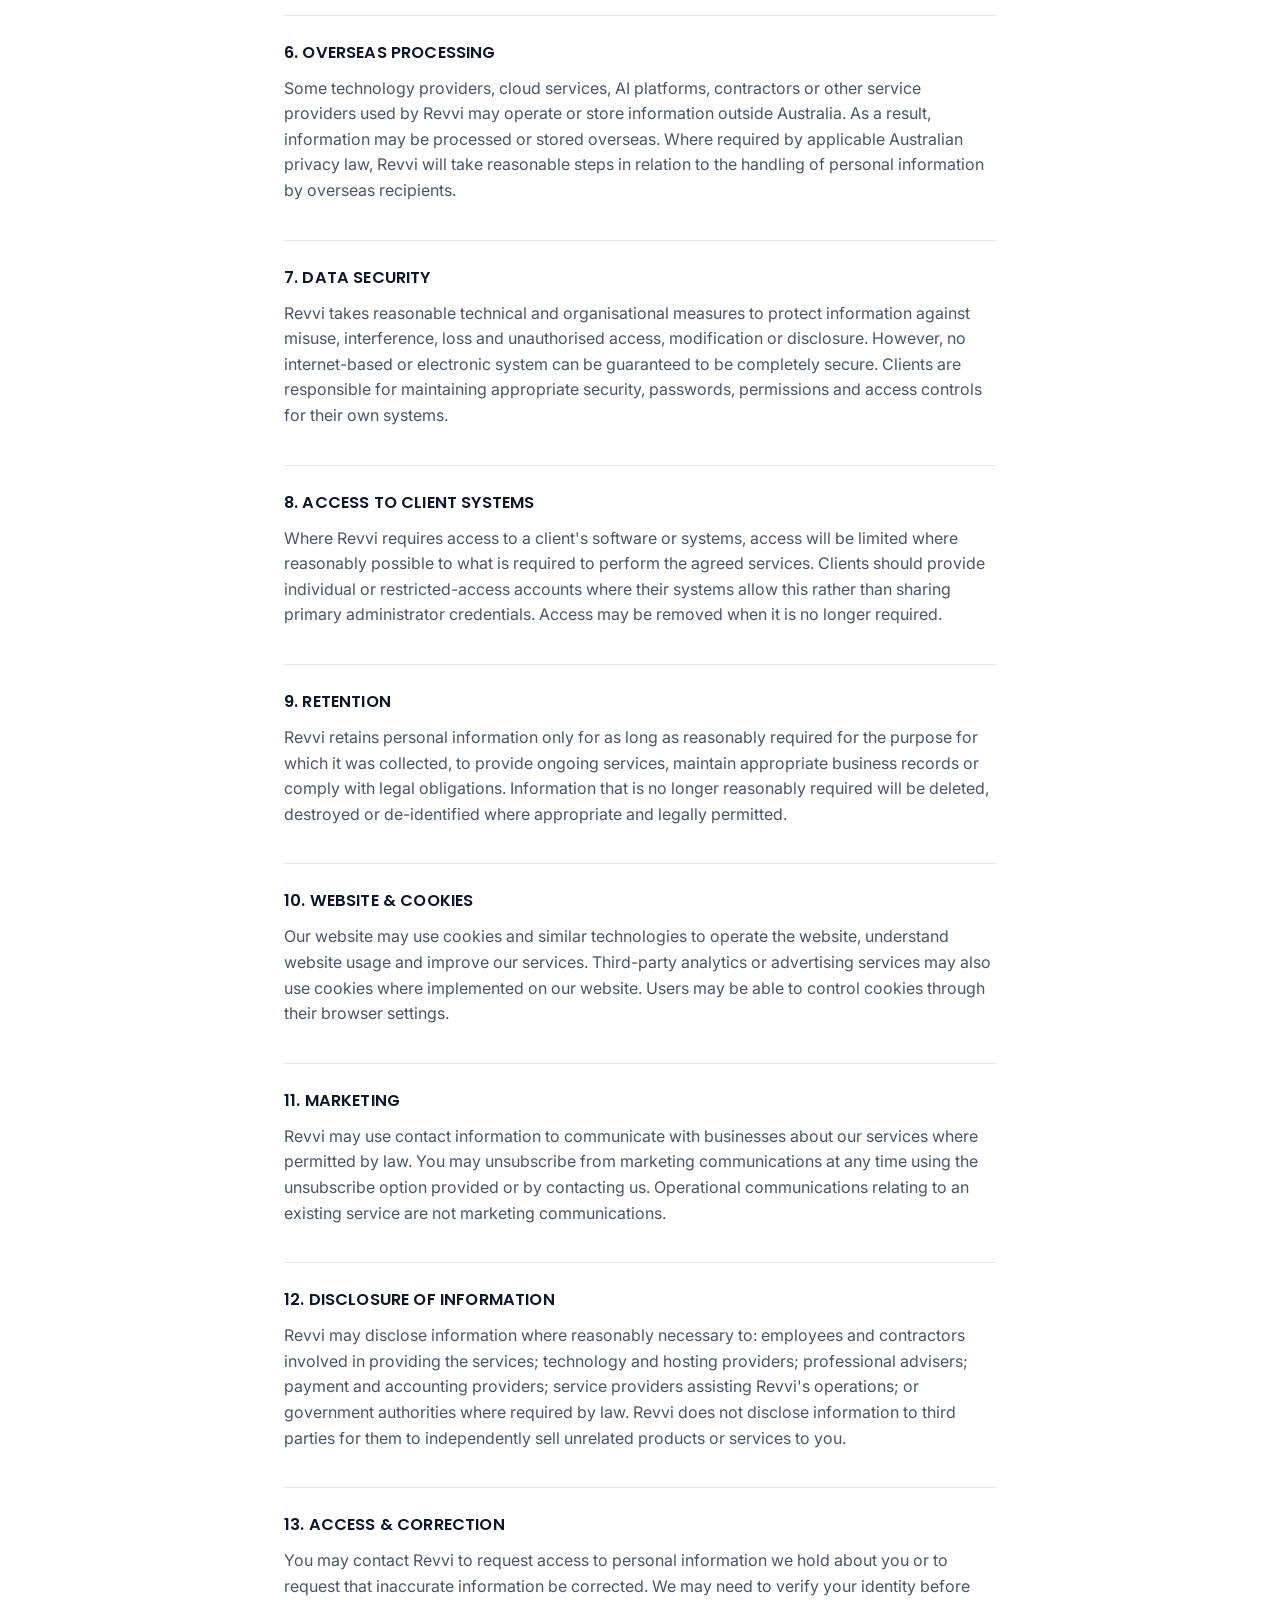
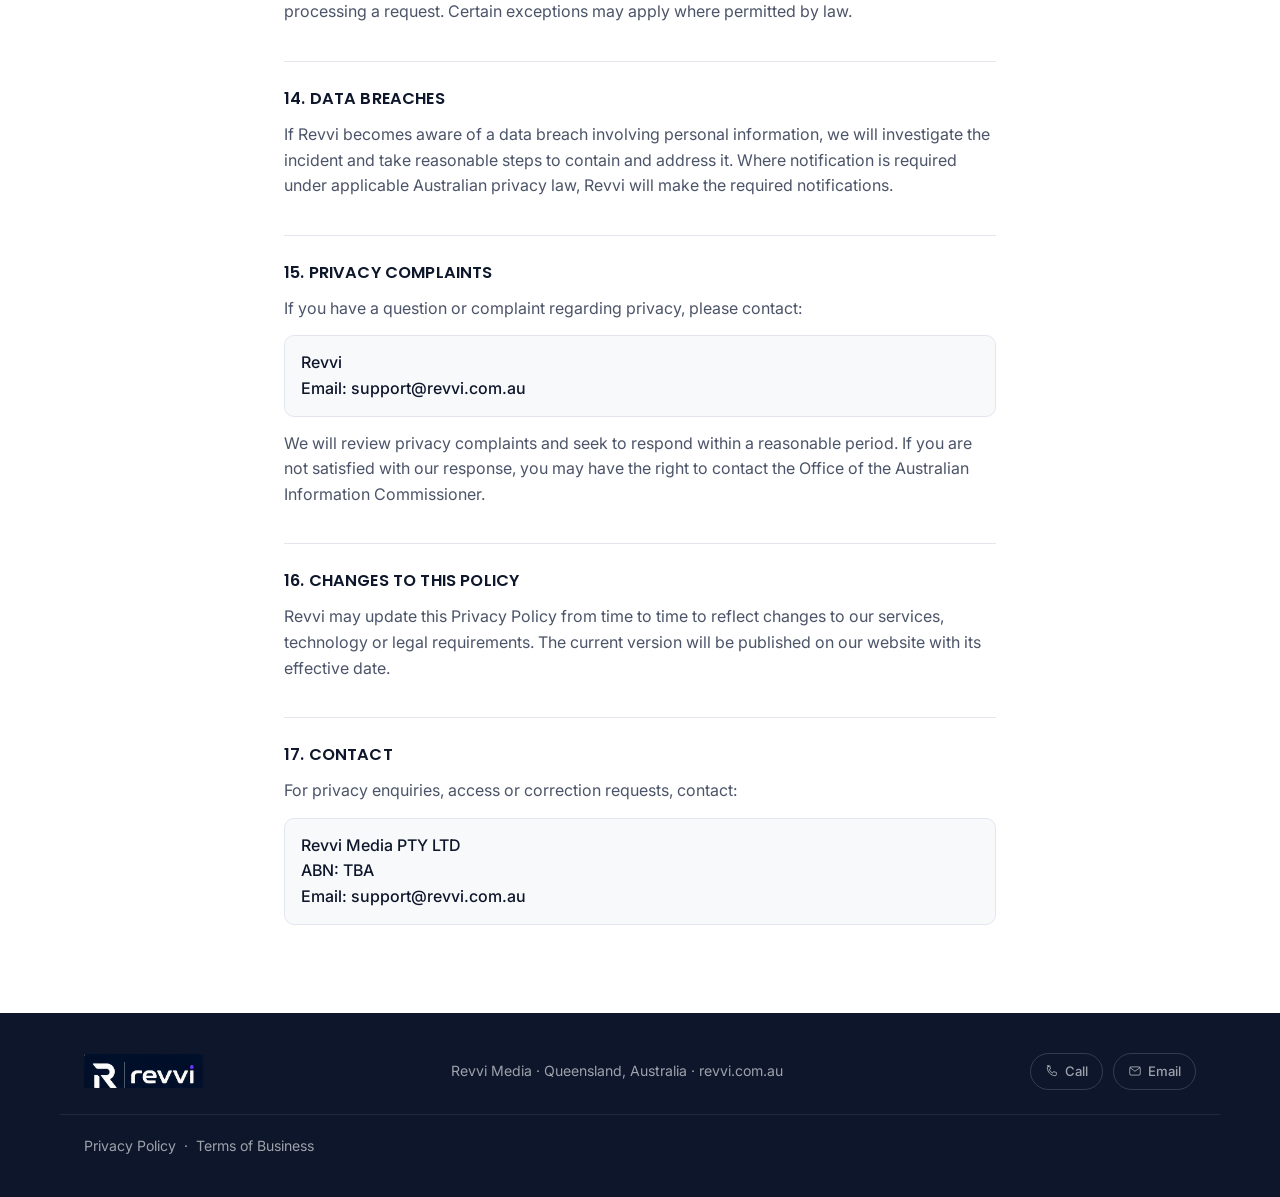
<file: privacy-policy.html>
<!DOCTYPE html>
<html lang="en">
<head>
<meta charset="UTF-8">
<meta name="viewport" content="width=device-width, initial-scale=1.0">
<title>Privacy Policy | Revvi</title>
<meta name="description" content="Revvi's privacy policy.">
<link rel="icon" href="/favicon.ico" sizes="any">
<link rel="icon" type="image/png" sizes="32x32" href="/favicon-32x32.png">
<link rel="icon" type="image/png" sizes="16x16" href="/favicon-16x16.png">
<link rel="apple-touch-icon" sizes="180x180" href="/apple-touch-icon-180x180.png">
<link rel="manifest" href="/site.webmanifest">
<link rel="preconnect" href="https://fonts.googleapis.com">
<link rel="preconnect" href="https://fonts.gstatic.com" crossorigin>
<link href="https://fonts.googleapis.com/css2?family=Poppins:wght@600;700&family=Inter:wght@400;500;600&display=swap" rel="stylesheet">
<link rel="stylesheet" href="styles.css">
<link rel="stylesheet" href="reveal.css">
</head>
<body>

<header class="site-header" id="siteNav">
  <div class="container">
    <a href="index.html" class="site-logo">
      <img src="assets/logo/revvi-logo-lockup-dark-bg.png" alt="Revvi">
    </a>
    <nav class="site-nav">
      <ul class="site-nav-links">
        <li><a href="how-it-works.html">How It Works</a></li>
        <li><a href="solutions.html">Solutions</a></li>
        <li><a href="about.html">About</a></li>
      </ul>
      <a href="free-assessment.html" class="btn btn-primary nav-cta">BOOK FREE ASSESSMENT &rarr;</a>
    </nav>
    <button class="nav-toggle" aria-label="Toggle menu" aria-expanded="false">
      <span></span>
      <span></span>
      <span></span>
    </button>
  </div>
</header>

<main>

  <section class="legal-page bg-white">
    <div class="container">
      <h1>Revvi Privacy Policy</h1>
      <p class="legal-meta">Business: Revvi Media PTY LTD</p>
      <p class="legal-intro">Revvi respects the privacy of our clients, prospective clients and users of our services. This Privacy Policy explains how we collect, use, store and disclose personal information in connection with our website, business assessments, automation services and ongoing support.</p>

      <h2>1. INFORMATION WE COLLECT</h2>
      <p>Depending on how you interact with Revvi, we may collect: name, email address and phone number; business name and position; information submitted through our website or assessment forms; information about business processes and systems; correspondence and communications with us; billing and transaction information; technical information relating to use of our website or services; and information reasonably required to assess, develop, implement or maintain an automation. When providing services to a client, Revvi may also temporarily access information contained within the client's systems where necessary to perform the agreed services.</p>

      <h2>2. HOW WE COLLECT INFORMATION</h2>
      <p>We may collect information when you: complete a Revvi form; request a business assessment; contact us by phone, email or online; request a quote or proposal; become a Revvi client; provide access to systems required for a project; or use our website or services. We may also receive information through service providers and systems used in delivering our services.</p>

      <h2>3. HOW WE USE INFORMATION</h2>
      <p>Revvi may use information to: respond to enquiries; conduct business efficiency and automation assessments; prepare quotes and proposals; design and build automation solutions; integrate and maintain client systems; provide technical support; communicate with clients; process payments and administer accounts; improve our services; maintain security and prevent misuse; and comply with legal obligations. We will not sell personal information to third parties.</p>

      <h2>4. CLIENT DATA</h2>
      <p>When Revvi accesses information contained within a client's systems, we will only use that information as reasonably necessary to provide the agreed services. The client remains responsible for ensuring it has the appropriate authority to provide Revvi with access to information contained within its systems. Where practical, Revvi will seek to minimise the amount of client data accessed or retained.</p>

      <h2>5. AI &amp; THIRD-PARTY SERVICES</h2>
      <p>Revvi solutions may use third-party technology providers, including: cloud hosting providers; automation platforms; artificial intelligence providers; accounting and CRM integrations; communication services; analytics providers; and other software and API providers. Information may be processed by these providers where required to deliver a Revvi service. Where appropriate, Revvi will take reasonable steps to select reputable service providers and configure systems in a manner appropriate to the information being processed.</p>

      <h2>6. OVERSEAS PROCESSING</h2>
      <p>Some technology providers, cloud services, AI platforms, contractors or other service providers used by Revvi may operate or store information outside Australia. As a result, information may be processed or stored overseas. Where required by applicable Australian privacy law, Revvi will take reasonable steps in relation to the handling of personal information by overseas recipients.</p>

      <h2>7. DATA SECURITY</h2>
      <p>Revvi takes reasonable technical and organisational measures to protect information against misuse, interference, loss and unauthorised access, modification or disclosure. However, no internet-based or electronic system can be guaranteed to be completely secure. Clients are responsible for maintaining appropriate security, passwords, permissions and access controls for their own systems.</p>

      <h2>8. ACCESS TO CLIENT SYSTEMS</h2>
      <p>Where Revvi requires access to a client's software or systems, access will be limited where reasonably possible to what is required to perform the agreed services. Clients should provide individual or restricted-access accounts where their systems allow this rather than sharing primary administrator credentials. Access may be removed when it is no longer required.</p>

      <h2>9. RETENTION</h2>
      <p>Revvi retains personal information only for as long as reasonably required for the purpose for which it was collected, to provide ongoing services, maintain appropriate business records or comply with legal obligations. Information that is no longer reasonably required will be deleted, destroyed or de-identified where appropriate and legally permitted.</p>

      <h2>10. WEBSITE &amp; COOKIES</h2>
      <p>Our website may use cookies and similar technologies to operate the website, understand website usage and improve our services. Third-party analytics or advertising services may also use cookies where implemented on our website. Users may be able to control cookies through their browser settings.</p>

      <h2>11. MARKETING</h2>
      <p>Revvi may use contact information to communicate with businesses about our services where permitted by law. You may unsubscribe from marketing communications at any time using the unsubscribe option provided or by contacting us. Operational communications relating to an existing service are not marketing communications.</p>

      <h2>12. DISCLOSURE OF INFORMATION</h2>
      <p>Revvi may disclose information where reasonably necessary to: employees and contractors involved in providing the services; technology and hosting providers; professional advisers; payment and accounting providers; service providers assisting Revvi's operations; or government authorities where required by law. Revvi does not disclose information to third parties for them to independently sell unrelated products or services to you.</p>

      <h2>13. ACCESS &amp; CORRECTION</h2>
      <p>You may contact Revvi to request access to personal information we hold about you or to request that inaccurate information be corrected. We may need to verify your identity before processing a request. Certain exceptions may apply where permitted by law.</p>

      <h2>14. DATA BREACHES</h2>
      <p>If Revvi becomes aware of a data breach involving personal information, we will investigate the incident and take reasonable steps to contain and address it. Where notification is required under applicable Australian privacy law, Revvi will make the required notifications.</p>

      <h2>15. PRIVACY COMPLAINTS</h2>
      <p>If you have a question or complaint regarding privacy, please contact:</p>
      <p class="legal-contact">Revvi<br>
        Email: support@revvi.com.au</p>
      <p>We will review privacy complaints and seek to respond within a reasonable period. If you are not satisfied with our response, you may have the right to contact the Office of the Australian Information Commissioner.</p>

      <h2>16. CHANGES TO THIS POLICY</h2>
      <p>Revvi may update this Privacy Policy from time to time to reflect changes to our services, technology or legal requirements. The current version will be published on our website with its effective date.</p>

      <h2>17. CONTACT</h2>
      <p>For privacy enquiries, access or correction requests, contact:</p>
      <p class="legal-contact">Revvi Media PTY LTD<br>
        ABN: TBA<br>
        Email: support@revvi.com.au</p>
    </div>
  </section>

</main>

<footer class="site-footer bg-navy">
  <div class="container">
    <a href="index.html" class="site-logo">
      <img src="assets/logo/revvi-logo-lockup-dark-bg.png" alt="Revvi">
    </a>
    <p>Revvi Media · Queensland, Australia · revvi.com.au</p>
    <div class="footer-contact">
      <a href="tel:0477204208" class="footer-contact-link">
        <svg width="14" height="14" viewBox="0 0 24 24" fill="none" xmlns="http://www.w3.org/2000/svg"><path d="M4.5 3h3.5l1.5 5-2.5 1.5a13 13 0 006 6l1.5-2.5 5 1.5v3.5a2 2 0 01-2 2C10.5 20 4 13.5 4 6.5a2 2 0 012-2z" stroke="currentColor" stroke-width="1.6" stroke-linecap="round" stroke-linejoin="round"/></svg>
        Call
      </a>
      <a href="mailto:support@revvi.com.au" class="footer-contact-link">
        <svg width="14" height="14" viewBox="0 0 24 24" fill="none" xmlns="http://www.w3.org/2000/svg"><rect x="3" y="5" width="18" height="14" rx="2" stroke="currentColor" stroke-width="1.6"/><path d="M4 6.5l8 6 8-6" stroke="currentColor" stroke-width="1.6" stroke-linecap="round" stroke-linejoin="round"/></svg>
        Email
      </a>
    </div>
  </div>
  <div class="container footer-legal-row">
    <p class="footer-legal">
      <a href="privacy-policy.html">Privacy Policy</a>
      <span aria-hidden="true">&middot;</span>
      <a href="terms.html">Terms of Business</a>
    </p>
  </div>
</footer>

<script src="script.js"></script>
<script src="reveal.js" defer></script>
</body>
</html>
</file>
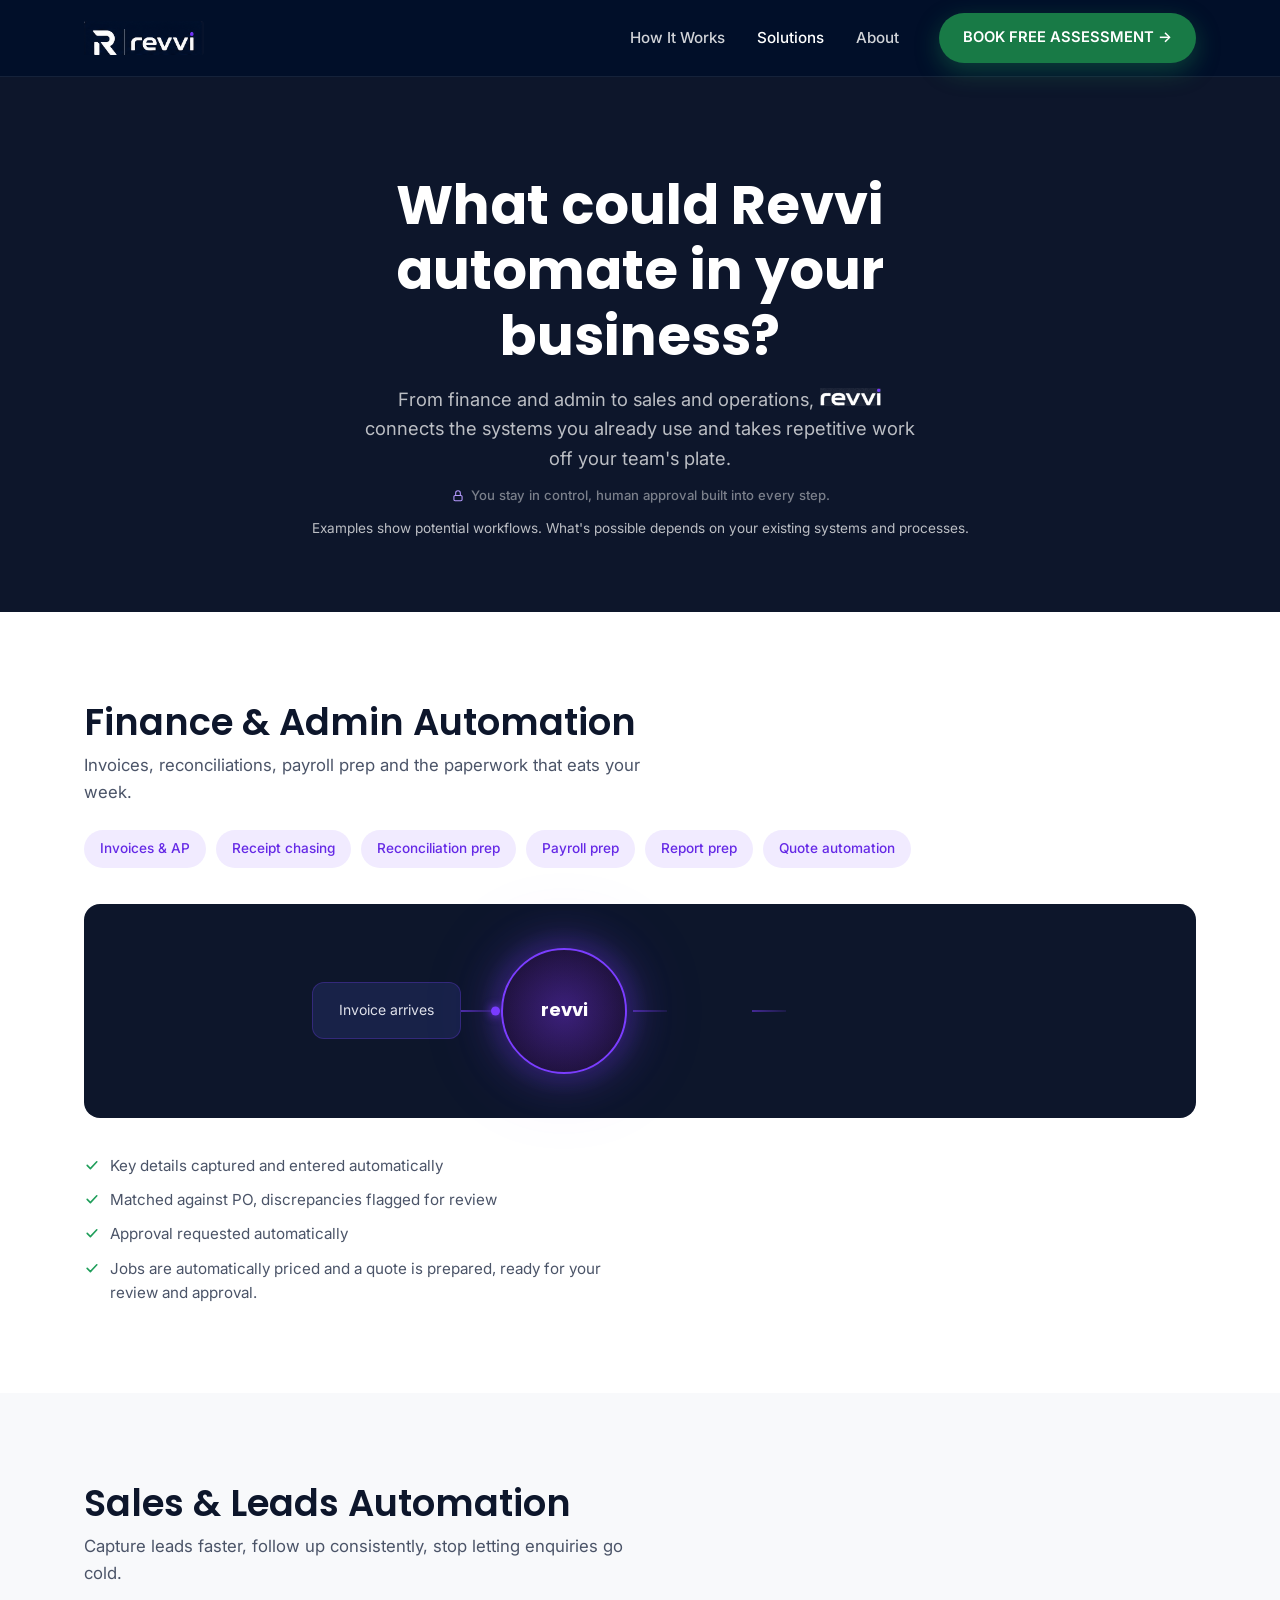
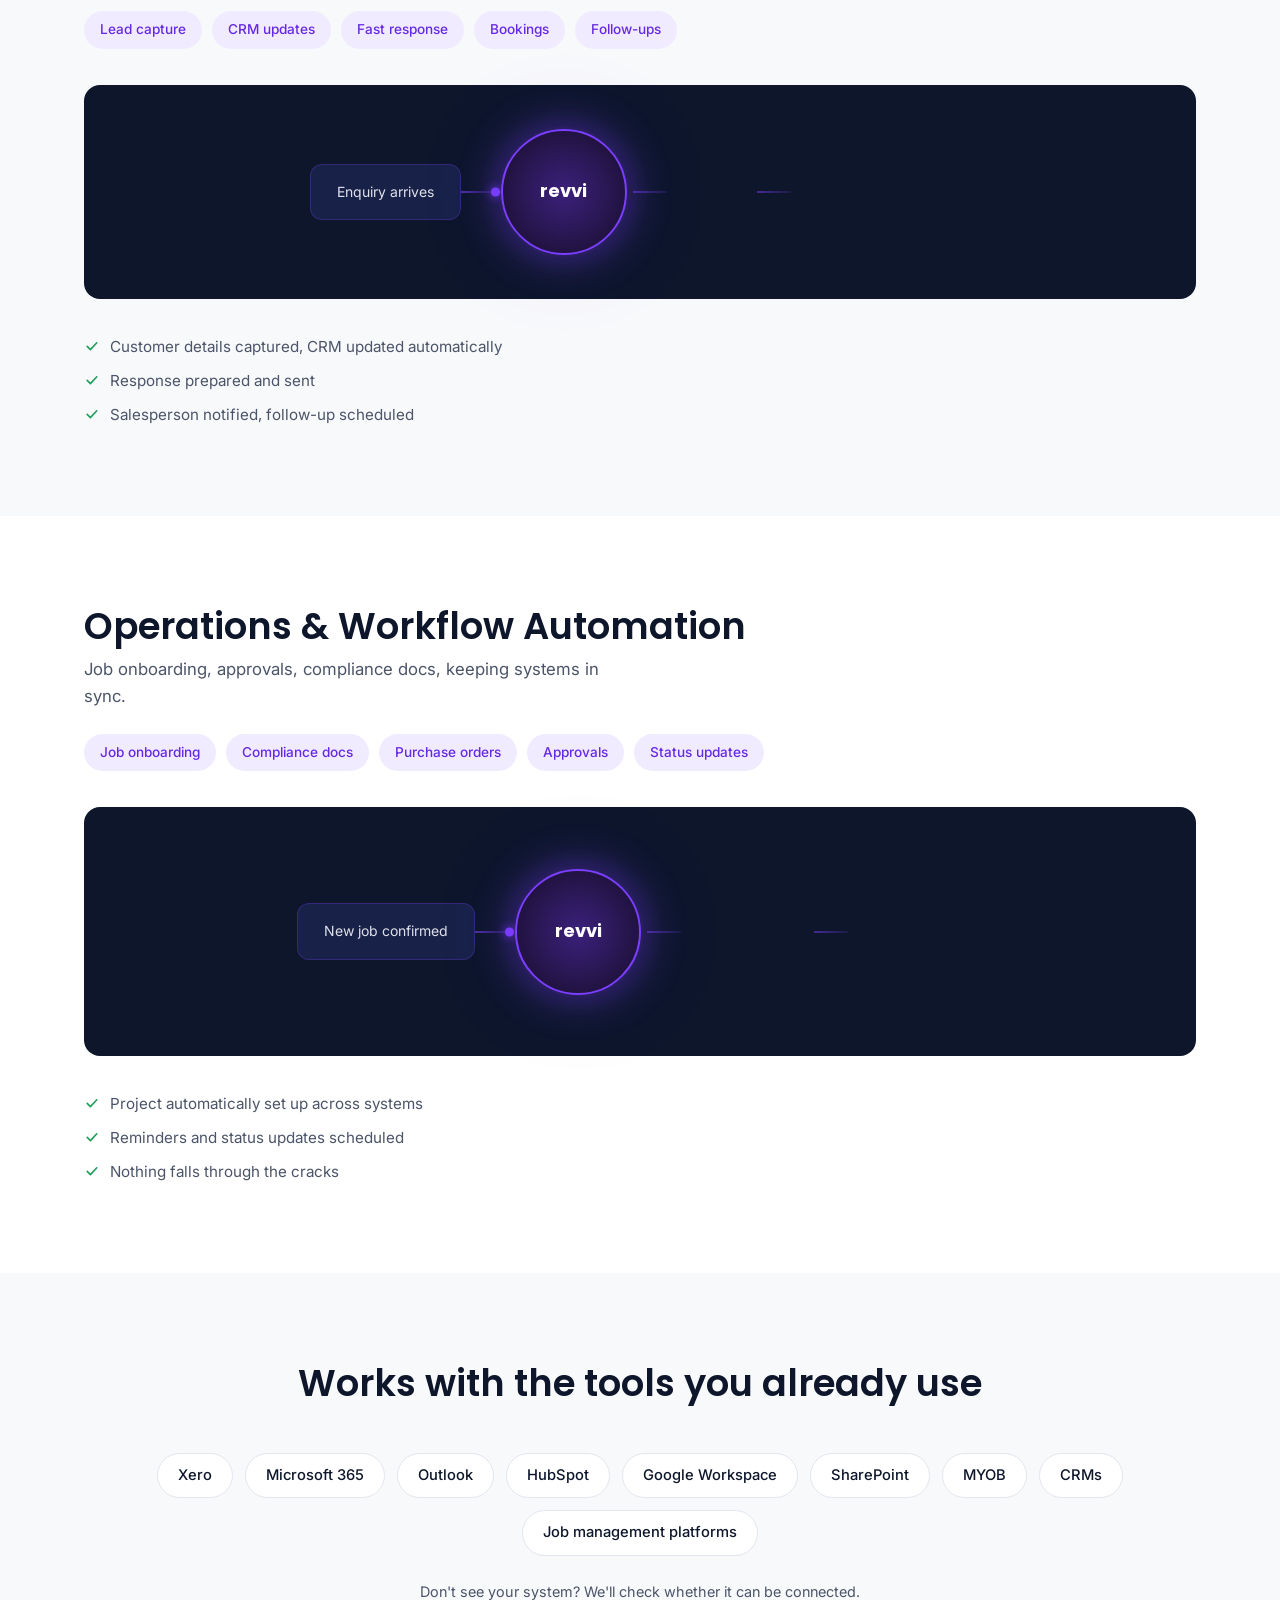
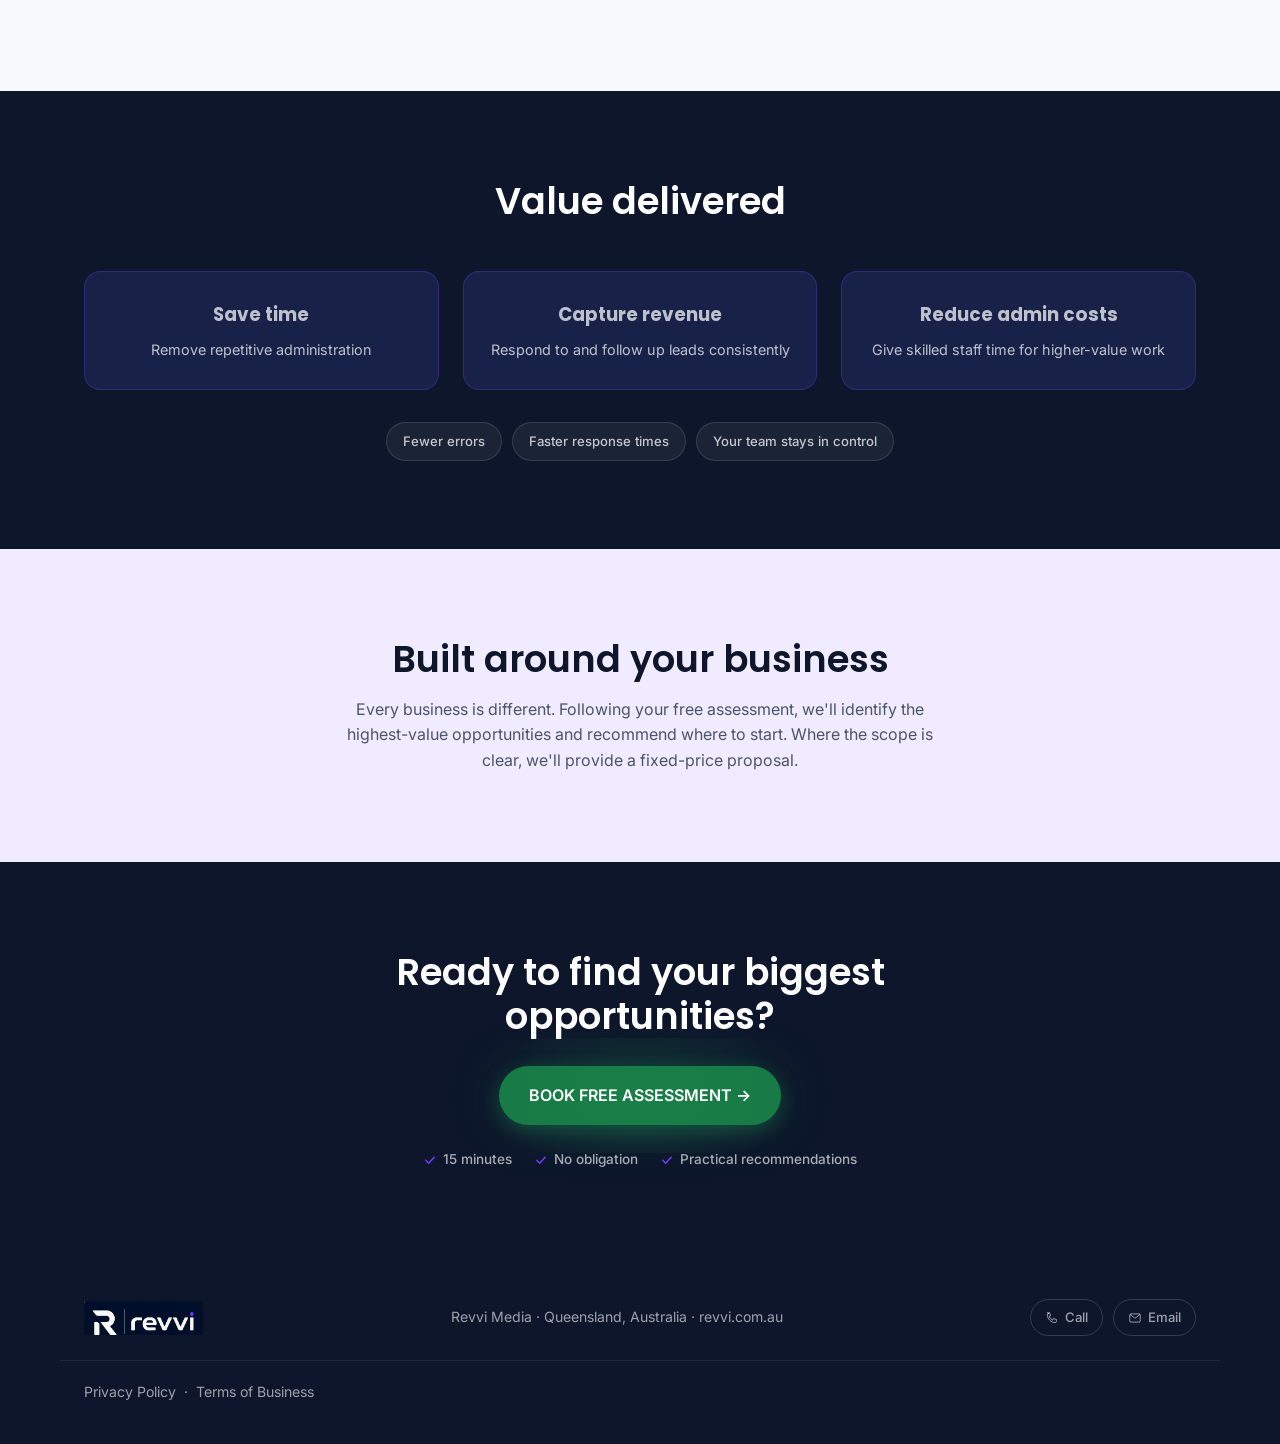
<file: solutions.html>
<!DOCTYPE html>
<html lang="en">
<head>
<meta charset="UTF-8">
<meta name="viewport" content="width=device-width, initial-scale=1.0">
<title>Solutions | Revvi</title>
<meta name="description" content="From finance and admin to sales and operations, Revvi connects the systems you already use and takes repetitive work off your team's plate.">
<link rel="icon" href="/favicon.ico" sizes="any">
<link rel="icon" type="image/png" sizes="32x32" href="/favicon-32x32.png">
<link rel="icon" type="image/png" sizes="16x16" href="/favicon-16x16.png">
<link rel="apple-touch-icon" sizes="180x180" href="/apple-touch-icon-180x180.png">
<link rel="manifest" href="/site.webmanifest">
<link rel="preconnect" href="https://fonts.googleapis.com">
<link rel="preconnect" href="https://fonts.gstatic.com" crossorigin>
<link href="https://fonts.googleapis.com/css2?family=Poppins:wght@600;700&family=Inter:wght@400;500;600&display=swap" rel="stylesheet">
<link rel="stylesheet" href="styles.css">
<link rel="stylesheet" href="reveal.css">
</head>
<body>

<header class="site-header" id="siteNav">
  <div class="container">
    <a href="index.html" class="site-logo">
      <img src="assets/logo/revvi-logo-lockup-dark-bg.png" alt="Revvi">
    </a>
    <nav class="site-nav">
      <ul class="site-nav-links">
        <li><a href="how-it-works.html">How It Works</a></li>
        <li><a href="solutions.html" class="is-active">Solutions</a></li>
        <li><a href="about.html">About</a></li>
      </ul>
      <a href="free-assessment.html" class="btn btn-primary nav-cta">BOOK FREE ASSESSMENT &rarr;</a>
    </nav>
    <button class="nav-toggle" aria-label="Toggle menu" aria-expanded="false">
      <span></span>
      <span></span>
      <span></span>
    </button>
  </div>
</header>

<main>

  <!-- ============ 1. INTRO ============ -->
  <section class="solutions-hero bg-navy">
    <div class="container">
      <h1>What could Revvi automate in your business?</h1>
      <p class="hero-sub">From finance and admin to sales and operations, <img class="revvi-mark" src="assets/revvi-wordmark-light.png" alt=""><span class="sr-only">Revvi</span> connects the systems you already use and takes repetitive work off your team's plate.</p>
      <p class="section-trust-line">
        <svg width="14" height="14" viewBox="0 0 24 24" fill="none" xmlns="http://www.w3.org/2000/svg"><rect x="5" y="11" width="14" height="9" rx="2" stroke="currentColor" stroke-width="1.8"/><path d="M8 11V7a4 4 0 018 0v4" stroke="currentColor" stroke-width="1.8" stroke-linecap="round"/></svg>
        You stay in control, human approval built into every step.
      </p>
      <p class="solutions-disclaimer">Examples show potential workflows. What's possible depends on your existing systems and processes.</p>
    </div>
  </section>

  <!-- ============ 2. FINANCE & ADMIN AUTOMATION ============ -->
  <section class="pillar-section bg-white">
    <div class="container">
      <h2>Finance &amp; Admin Automation</h2>
      <p class="pillar-tagline">Invoices, reconciliations, payroll prep and the paperwork that eats your week.</p>
      <div class="pillar-pills">
        <span class="pillar-pill">Invoices &amp; AP</span>
        <span class="pillar-pill">Receipt chasing</span>
        <span class="pillar-pill">Reconciliation prep</span>
        <span class="pillar-pill">Payroll prep</span>
        <span class="pillar-pill">Report prep</span>
        <span class="pillar-pill">Quote automation</span>
      </div>
      <div class="workflow-bar" id="wf-finance">
        <div class="workflow-flow">
          <div class="node" id="wf-finance-input">Invoice arrives</div>
          <div class="line" id="wf-finance-line1"><div class="packet"></div></div>
          <div class="core" id="wf-finance-core">revvi</div>
          <div class="line" id="wf-finance-line2"><div class="packet"></div></div>
          <div class="node" id="wf-finance-mid1">Xero</div>
          <div class="line" id="wf-finance-line3"><div class="packet"></div></div>
          <div class="result" id="wf-finance-result"><span>&check; Ready for review</span></div>
        </div>
      </div>
      <ul class="pillar-bullets">
        <li><svg width="16" height="16" viewBox="0 0 20 20" fill="none" xmlns="http://www.w3.org/2000/svg"><path d="M4 10.5L8 14.5L16 6" stroke="currentColor" stroke-width="2" stroke-linecap="round" stroke-linejoin="round"/></svg> Key details captured and entered automatically</li>
        <li><svg width="16" height="16" viewBox="0 0 20 20" fill="none" xmlns="http://www.w3.org/2000/svg"><path d="M4 10.5L8 14.5L16 6" stroke="currentColor" stroke-width="2" stroke-linecap="round" stroke-linejoin="round"/></svg> Matched against PO, discrepancies flagged for review</li>
        <li><svg width="16" height="16" viewBox="0 0 20 20" fill="none" xmlns="http://www.w3.org/2000/svg"><path d="M4 10.5L8 14.5L16 6" stroke="currentColor" stroke-width="2" stroke-linecap="round" stroke-linejoin="round"/></svg> Approval requested automatically</li>
        <li><svg width="16" height="16" viewBox="0 0 20 20" fill="none" xmlns="http://www.w3.org/2000/svg"><path d="M4 10.5L8 14.5L16 6" stroke="currentColor" stroke-width="2" stroke-linecap="round" stroke-linejoin="round"/></svg> Jobs are automatically priced and a quote is prepared, ready for your review and approval.</li>
      </ul>
    </div>
  </section>

  <!-- ============ 3. SALES & LEADS AUTOMATION ============ -->
  <section class="pillar-section bg-grey">
    <div class="container">
      <h2>Sales &amp; Leads Automation</h2>
      <p class="pillar-tagline">Capture leads faster, follow up consistently, stop letting enquiries go cold.</p>
      <div class="pillar-pills">
        <span class="pillar-pill">Lead capture</span>
        <span class="pillar-pill">CRM updates</span>
        <span class="pillar-pill">Fast response</span>
        <span class="pillar-pill">Bookings</span>
        <span class="pillar-pill">Follow-ups</span>
      </div>
      <div class="workflow-bar" id="wf-sales">
        <div class="workflow-flow">
          <div class="node" id="wf-sales-input">Enquiry arrives</div>
          <div class="line" id="wf-sales-line1"><div class="packet"></div></div>
          <div class="core" id="wf-sales-core">revvi</div>
          <div class="line" id="wf-sales-line2"><div class="packet"></div></div>
          <div class="workflow-group">
            <span class="workflow-group-item" id="wf-sales-mid1">CRM</span>
            <span class="workflow-group-item" id="wf-sales-mid2">Outlook</span>
          </div>
          <div class="line" id="wf-sales-line3"><div class="packet"></div></div>
          <div class="result" id="wf-sales-result"><span>&check; Follow-up ready</span></div>
        </div>
      </div>
      <ul class="pillar-bullets">
        <li><svg width="16" height="16" viewBox="0 0 20 20" fill="none" xmlns="http://www.w3.org/2000/svg"><path d="M4 10.5L8 14.5L16 6" stroke="currentColor" stroke-width="2" stroke-linecap="round" stroke-linejoin="round"/></svg> Customer details captured, CRM updated automatically</li>
        <li><svg width="16" height="16" viewBox="0 0 20 20" fill="none" xmlns="http://www.w3.org/2000/svg"><path d="M4 10.5L8 14.5L16 6" stroke="currentColor" stroke-width="2" stroke-linecap="round" stroke-linejoin="round"/></svg> Response prepared and sent</li>
        <li><svg width="16" height="16" viewBox="0 0 20 20" fill="none" xmlns="http://www.w3.org/2000/svg"><path d="M4 10.5L8 14.5L16 6" stroke="currentColor" stroke-width="2" stroke-linecap="round" stroke-linejoin="round"/></svg> Salesperson notified, follow-up scheduled</li>
      </ul>
    </div>
  </section>

  <!-- ============ 4. OPERATIONS & WORKFLOW AUTOMATION ============ -->
  <section class="pillar-section bg-white">
    <div class="container">
      <h2>Operations &amp; Workflow Automation</h2>
      <p class="pillar-tagline">Job onboarding, approvals, compliance docs, keeping systems in sync.</p>
      <div class="pillar-pills">
        <span class="pillar-pill">Job onboarding</span>
        <span class="pillar-pill">Compliance docs</span>
        <span class="pillar-pill">Purchase orders</span>
        <span class="pillar-pill">Approvals</span>
        <span class="pillar-pill">Status updates</span>
      </div>
      <div class="workflow-bar" id="wf-ops">
        <div class="workflow-flow">
          <div class="node" id="wf-ops-input">New job confirmed</div>
          <div class="line" id="wf-ops-line1"><div class="packet"></div></div>
          <div class="core" id="wf-ops-core">revvi</div>
          <div class="line" id="wf-ops-line2"><div class="packet"></div></div>
          <div class="workflow-group">
            <span class="workflow-group-item" id="wf-ops-mid1">CRM</span>
            <span class="workflow-group-item" id="wf-ops-mid2">Project system</span>
            <span class="workflow-group-item" id="wf-ops-mid3">Team</span>
          </div>
          <div class="line" id="wf-ops-line3"><div class="packet"></div></div>
          <div class="result" id="wf-ops-result"><span>&check; Job ready</span></div>
        </div>
      </div>
      <ul class="pillar-bullets">
        <li><svg width="16" height="16" viewBox="0 0 20 20" fill="none" xmlns="http://www.w3.org/2000/svg"><path d="M4 10.5L8 14.5L16 6" stroke="currentColor" stroke-width="2" stroke-linecap="round" stroke-linejoin="round"/></svg> Project automatically set up across systems</li>
        <li><svg width="16" height="16" viewBox="0 0 20 20" fill="none" xmlns="http://www.w3.org/2000/svg"><path d="M4 10.5L8 14.5L16 6" stroke="currentColor" stroke-width="2" stroke-linecap="round" stroke-linejoin="round"/></svg> Reminders and status updates scheduled</li>
        <li><svg width="16" height="16" viewBox="0 0 20 20" fill="none" xmlns="http://www.w3.org/2000/svg"><path d="M4 10.5L8 14.5L16 6" stroke="currentColor" stroke-width="2" stroke-linecap="round" stroke-linejoin="round"/></svg> Nothing falls through the cracks</li>
      </ul>
    </div>
  </section>

  <!-- ============ 5. WORKS WITH THE TOOLS YOU ALREADY USE ============
       FLAG: text pills are placeholders. Real Xero/Microsoft/HubSpot/etc.
       logos need sourcing from each vendor's official brand guidelines
       (approved files, correct colours, required disclaimers). Do not
       substitute generated/approximated logos for these. ============ -->
  <section class="tools bg-grey">
    <div class="container">
      <div class="section-header center">
        <h2>Works with the tools you already use</h2>
      </div>
      <div class="tool-pills">
        <span class="tool-pill">Xero</span>
        <span class="tool-pill">Microsoft 365</span>
        <span class="tool-pill">Outlook</span>
        <span class="tool-pill">HubSpot</span>
        <span class="tool-pill">Google Workspace</span>
        <span class="tool-pill">SharePoint</span>
        <span class="tool-pill">MYOB</span>
        <span class="tool-pill">CRMs</span>
        <span class="tool-pill">Job management platforms</span>
      </div>
      <p class="tools-note">Don't see your system? We'll check whether it can be connected.</p>
    </div>
  </section>

  <!-- ============ 6. VALUE DELIVERED ============ -->
  <section class="value bg-navy">
    <div class="container">
      <div class="section-header center">
        <h2>Value delivered</h2>
      </div>
      <div class="value-row">
        <div class="value-item">
          <p class="value-label value-label-purple">Save time</p>
          <p class="value-caption">Remove repetitive administration</p>
        </div>
        <div class="value-item">
          <p class="value-label value-label-green">Capture revenue</p>
          <p class="value-caption">Respond to and follow up leads consistently</p>
        </div>
        <div class="value-item">
          <p class="value-label value-label-purple">Reduce admin costs</p>
          <p class="value-caption">Give skilled staff time for higher-value work</p>
        </div>
      </div>
      <div class="value-tags">
        <span class="value-tag">Fewer errors</span>
        <span class="value-tag">Faster response times</span>
        <span class="value-tag">Your team stays in control</span>
      </div>
    </div>
  </section>

  <!-- ============ 7. BUILT AROUND YOUR BUSINESS ============ -->
  <section class="built-around bg-lavender">
    <div class="container built-around-layout">
      <h2>Built around your business</h2>
      <p>Every business is different. Following your free assessment, we'll identify the highest-value opportunities and recommend where to start. Where the scope is clear, we'll provide a fixed-price proposal.</p>
    </div>
  </section>

  <!-- ============ 8. FINAL CTA ============ -->
  <section class="final-cta bg-navy">
    <div class="container">
      <h2>Ready to find your biggest opportunities?</h2>
      <a href="free-assessment.html" class="btn btn-primary">BOOK FREE ASSESSMENT &rarr;</a>
      <ul class="trust-row center">
        <li><svg width="14" height="14" viewBox="0 0 20 20" fill="none" xmlns="http://www.w3.org/2000/svg"><path d="M4 10.5L8 14.5L16 6" stroke="currentColor" stroke-width="2" stroke-linecap="round" stroke-linejoin="round"/></svg> 15 minutes</li>
        <li><svg width="14" height="14" viewBox="0 0 20 20" fill="none" xmlns="http://www.w3.org/2000/svg"><path d="M4 10.5L8 14.5L16 6" stroke="currentColor" stroke-width="2" stroke-linecap="round" stroke-linejoin="round"/></svg> No obligation</li>
        <li><svg width="14" height="14" viewBox="0 0 20 20" fill="none" xmlns="http://www.w3.org/2000/svg"><path d="M4 10.5L8 14.5L16 6" stroke="currentColor" stroke-width="2" stroke-linecap="round" stroke-linejoin="round"/></svg> Practical recommendations</li>
      </ul>
    </div>
  </section>

</main>

<footer class="site-footer bg-navy">
  <div class="container">
    <a href="index.html" class="site-logo">
      <img src="assets/logo/revvi-logo-lockup-dark-bg.png" alt="Revvi">
    </a>
    <p>Revvi Media · Queensland, Australia · revvi.com.au</p>
    <div class="footer-contact">
      <a href="tel:0477204208" class="footer-contact-link">
        <svg width="14" height="14" viewBox="0 0 24 24" fill="none" xmlns="http://www.w3.org/2000/svg"><path d="M4.5 3h3.5l1.5 5-2.5 1.5a13 13 0 006 6l1.5-2.5 5 1.5v3.5a2 2 0 01-2 2C10.5 20 4 13.5 4 6.5a2 2 0 012-2z" stroke="currentColor" stroke-width="1.6" stroke-linecap="round" stroke-linejoin="round"/></svg>
        Call
      </a>
      <a href="mailto:support@revvi.com.au" class="footer-contact-link">
        <svg width="14" height="14" viewBox="0 0 24 24" fill="none" xmlns="http://www.w3.org/2000/svg"><rect x="3" y="5" width="18" height="14" rx="2" stroke="currentColor" stroke-width="1.6"/><path d="M4 6.5l8 6 8-6" stroke="currentColor" stroke-width="1.6" stroke-linecap="round" stroke-linejoin="round"/></svg>
        Email
      </a>
    </div>
  </div>
  <div class="container footer-legal-row">
    <p class="footer-legal">
      <a href="privacy-policy.html">Privacy Policy</a>
      <span aria-hidden="true">&middot;</span>
      <a href="terms.html">Terms of Business</a>
    </p>
  </div>
</footer>

<script>
  // Workflow diagrams (Finance / Sales / Operations): reuses the same
  // .show/.pulse/.active/.travel classes and timing pattern as the hero
  // diagram's runStory(), just triggered once per diagram on scroll into
  // view rather than looping on page load.
  (function () {
    var prefersReducedMotion = window.matchMedia('(prefers-reduced-motion: reduce)').matches;

    function byId(id) { return document.getElementById(id); }

    function initWorkflow(prefix) {
      var root = byId('wf-' + prefix);
      if (!root) return;

      var el = {
        input: byId('wf-' + prefix + '-input'),
        line1: byId('wf-' + prefix + '-line1'),
        core: byId('wf-' + prefix + '-core'),
        line2: byId('wf-' + prefix + '-line2'),
        line3: byId('wf-' + prefix + '-line3'),
        result: byId('wf-' + prefix + '-result')
      };

      var middle = [];
      var i = 1;
      var m = byId('wf-' + prefix + '-mid' + i);
      while (m) {
        middle.push(m);
        i += 1;
        m = byId('wf-' + prefix + '-mid' + i);
      }

      var packet1 = el.line1.querySelector('.packet');
      var packet2 = el.line2.querySelector('.packet');
      var packet3 = el.line3.querySelector('.packet');

      function showComplete() {
        el.input.classList.add('show');
        el.line1.classList.add('active');
        el.line2.classList.add('active');
        el.line3.classList.add('active');
        middle.forEach(function (node) { node.classList.add('show'); });
        el.result.classList.add('show');
      }

      function run() {
        if (prefersReducedMotion) {
          showComplete();
          return;
        }

        var timers = [];
        function schedule(fn, delay) { timers.push(setTimeout(fn, delay)); }

        schedule(function () { el.input.classList.add('show'); }, 100);

        schedule(function () {
          el.line1.classList.add('active');
          packet1.classList.add('travel');
        }, 500);

        schedule(function () { el.core.classList.add('pulse'); }, 1000);

        schedule(function () {
          el.core.classList.remove('pulse');
          el.line2.classList.add('active');
          packet2.classList.add('travel');
        }, 1400);

        var middleStart = 1900;
        var middleStagger = 300;
        middle.forEach(function (node, idx) {
          schedule(function () { node.classList.add('show'); }, middleStart + idx * middleStagger);
        });

        var line3Delay = middleStart + middle.length * middleStagger + 200;
        schedule(function () {
          el.line3.classList.add('active');
          packet3.classList.add('travel');
        }, line3Delay);

        schedule(function () { el.result.classList.add('show'); }, line3Delay + 500);
      }

      if ('IntersectionObserver' in window) {
        var started = false;
        var observer = new IntersectionObserver(
          function (entries) {
            entries.forEach(function (entry) {
              if (entry.isIntersecting && !started) {
                started = true;
                run();
                observer.unobserve(entry.target);
              }
            });
          },
          { threshold: 0.25, rootMargin: '0px 0px -40px 0px' }
        );
        observer.observe(root);
      } else {
        run();
      }
    }

    ['finance', 'sales', 'ops'].forEach(initWorkflow);
  })();
</script>
<script src="script.js"></script>
<script src="reveal.js" defer></script>
</body>
</html>
</file>
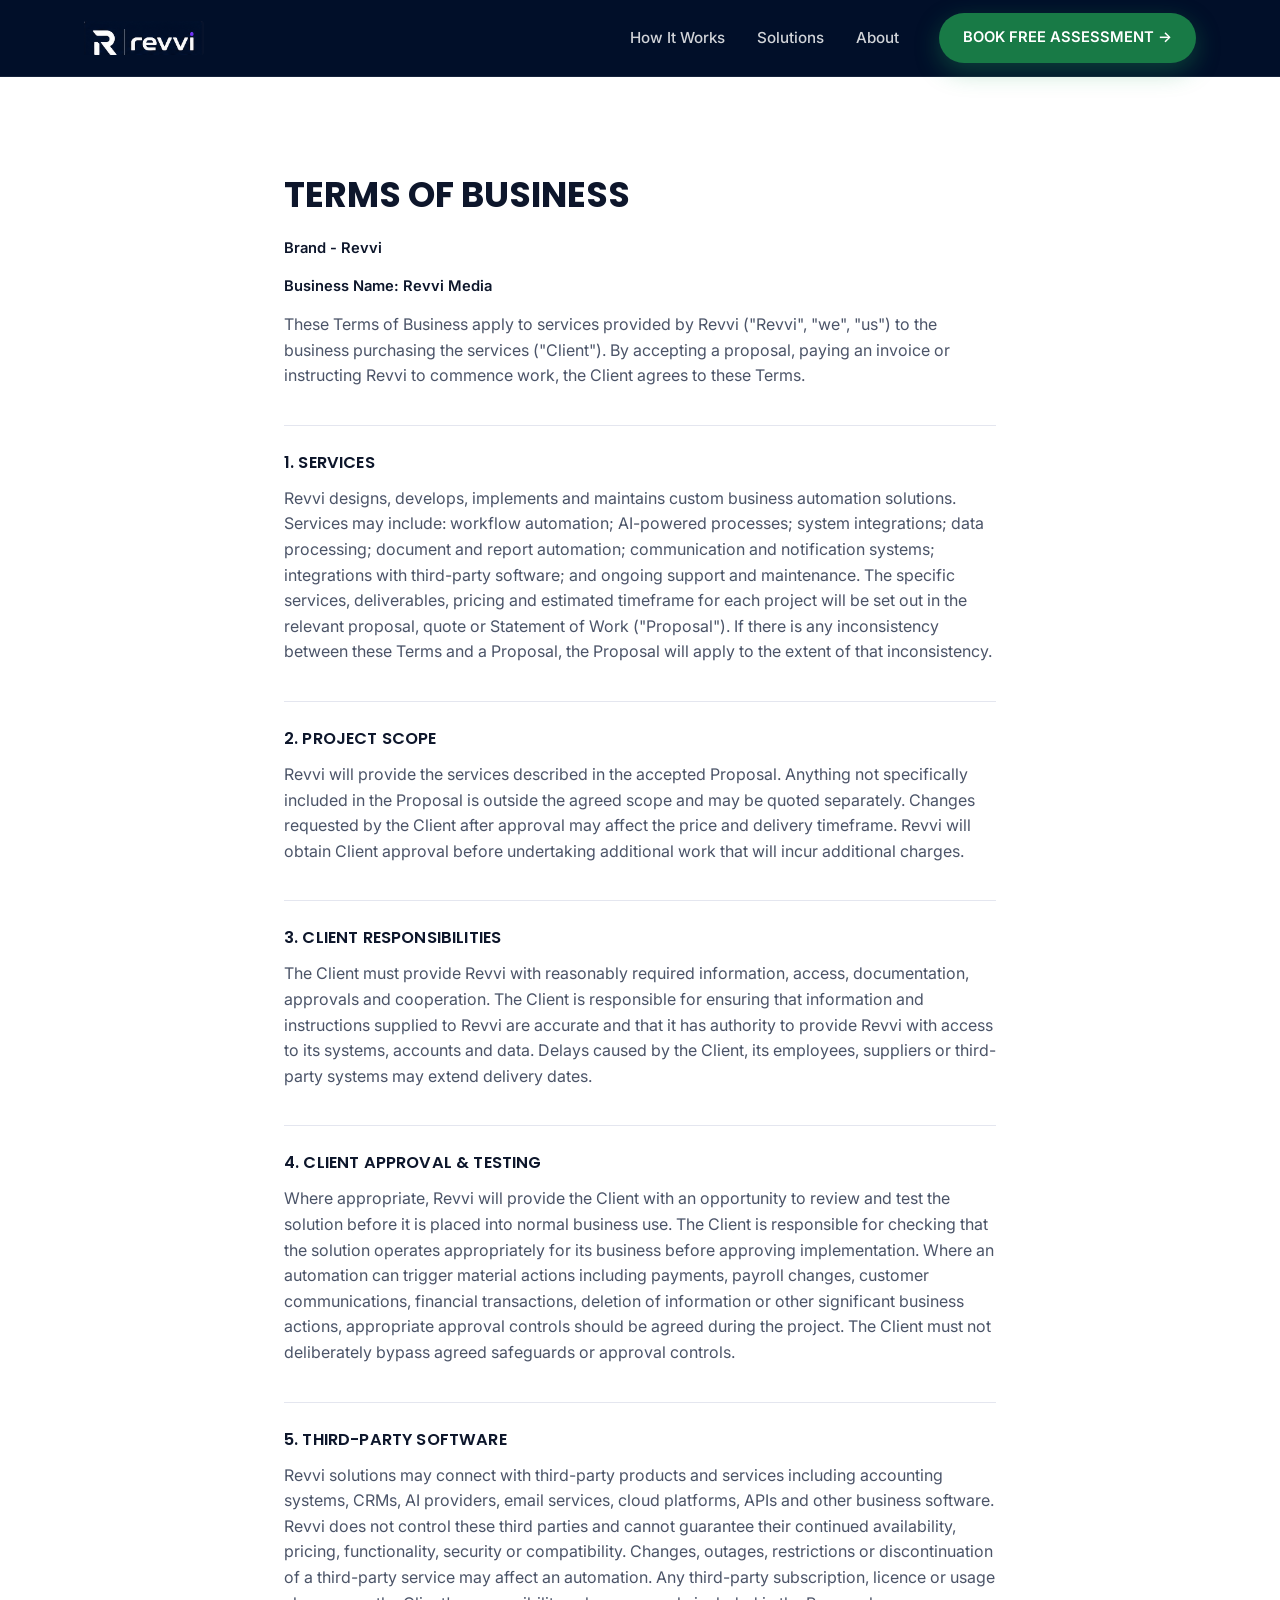
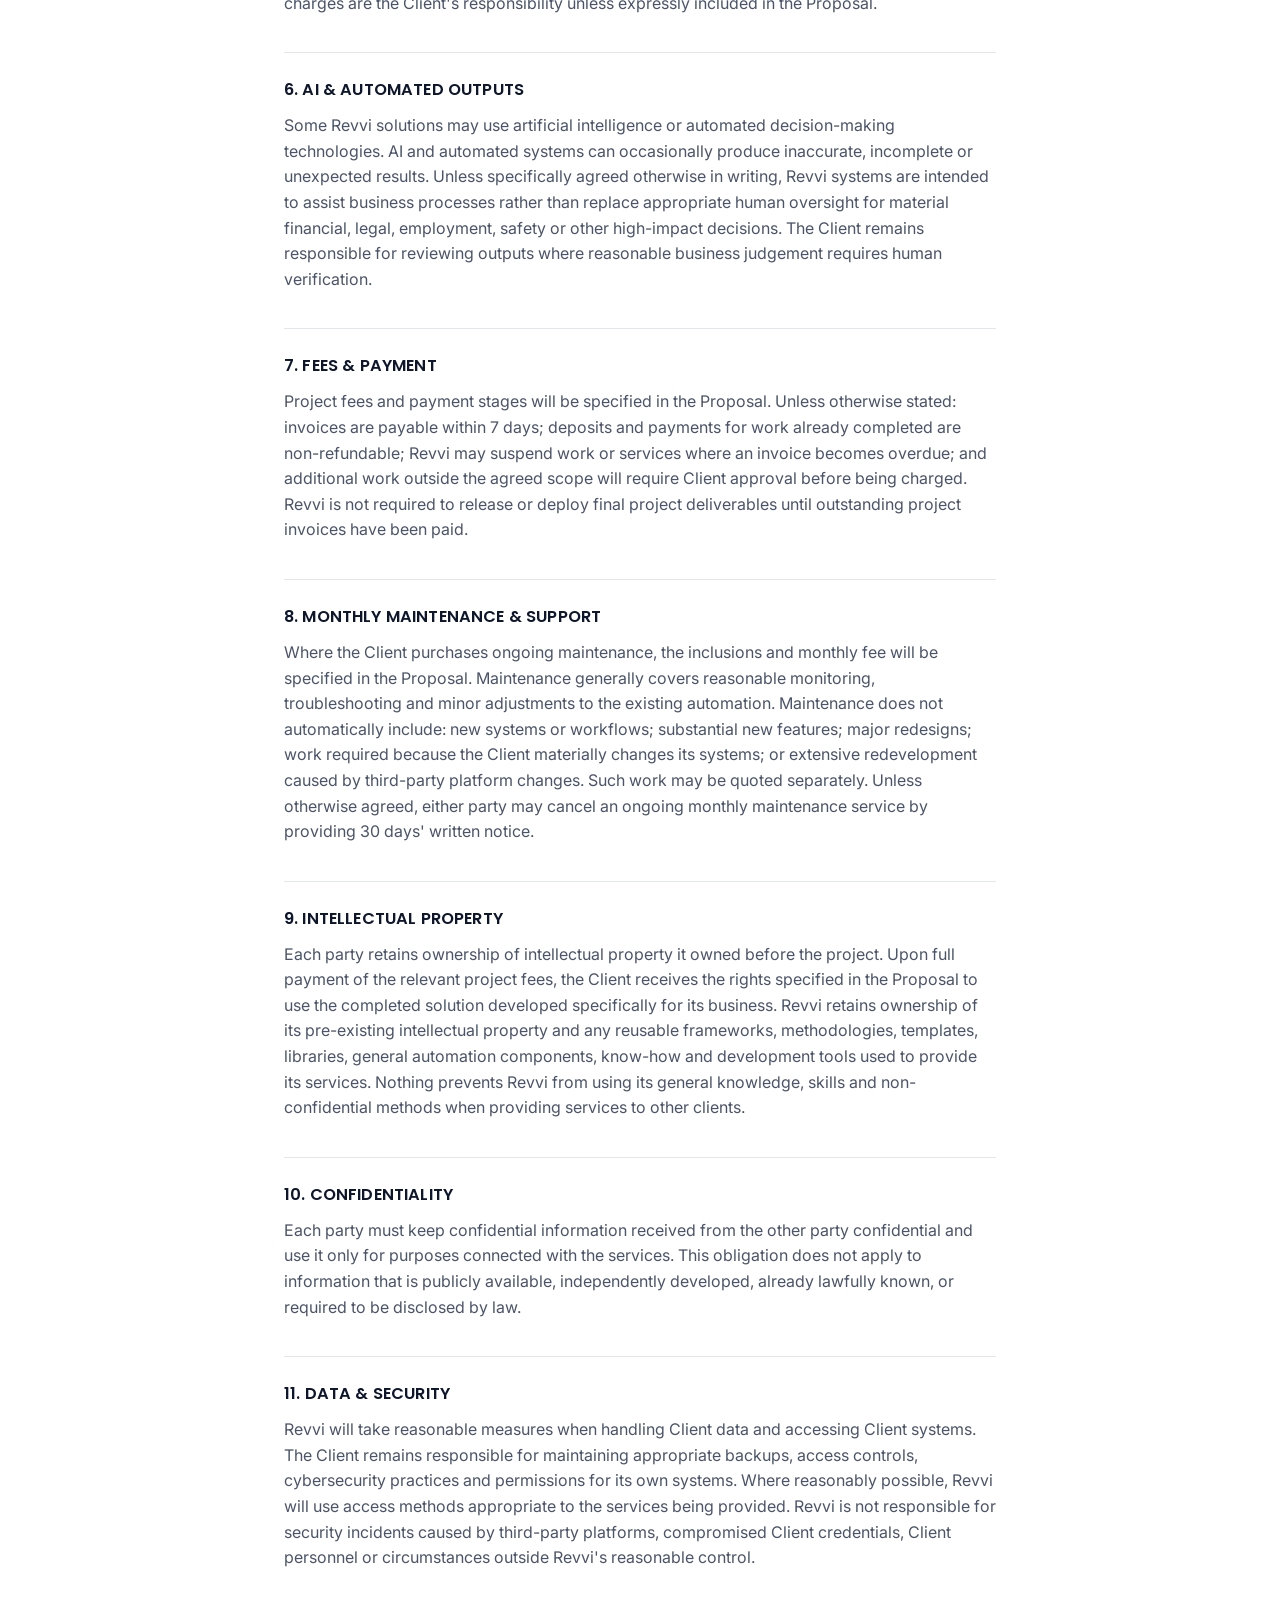
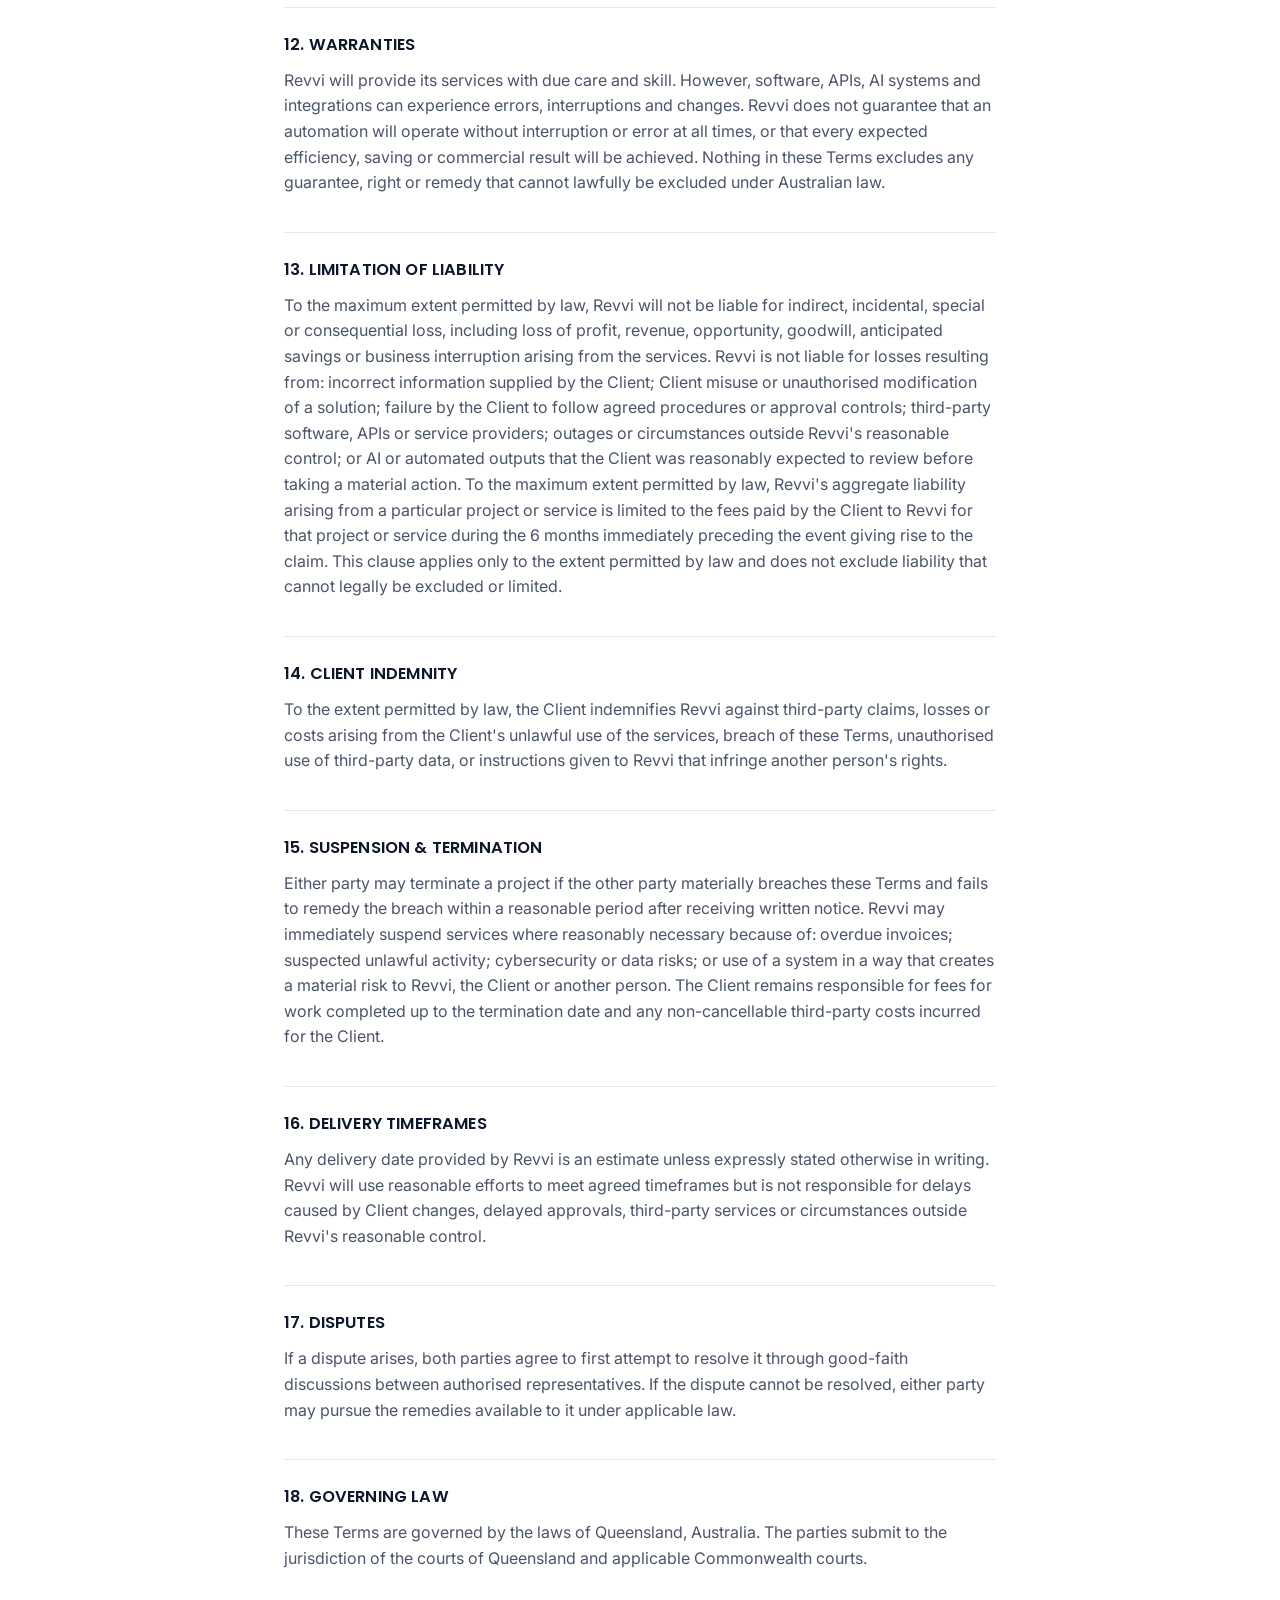
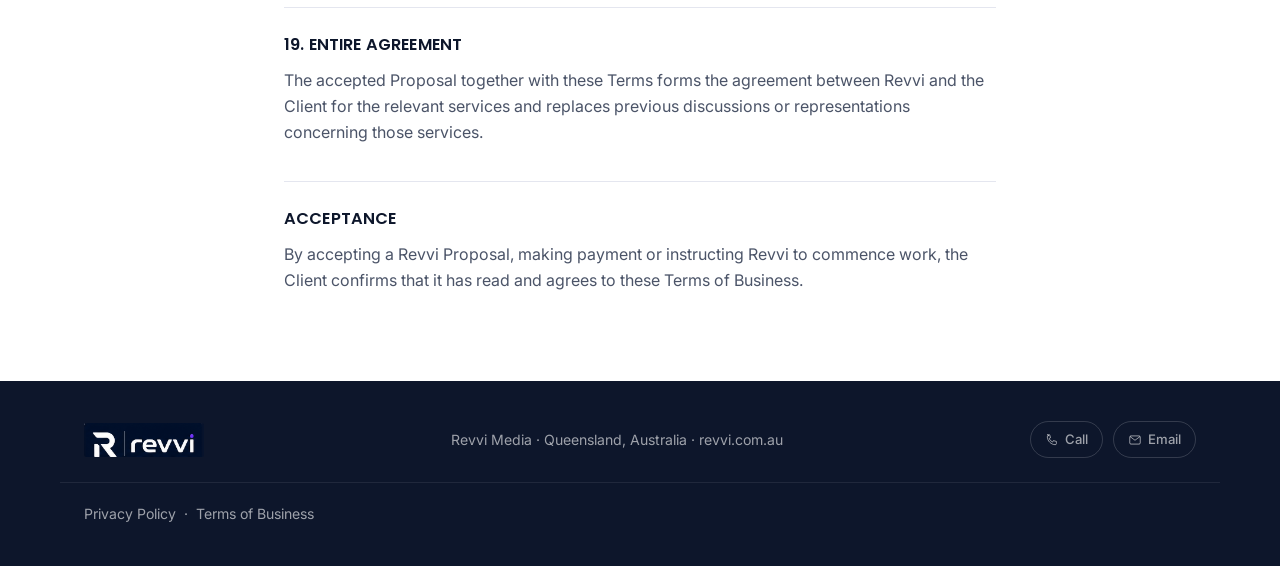
<file: terms.html>
<!DOCTYPE html>
<html lang="en">
<head>
<meta charset="UTF-8">
<meta name="viewport" content="width=device-width, initial-scale=1.0">
<title>Terms of Business | Revvi</title>
<meta name="description" content="Revvi's terms of business.">
<link rel="icon" href="/favicon.ico" sizes="any">
<link rel="icon" type="image/png" sizes="32x32" href="/favicon-32x32.png">
<link rel="icon" type="image/png" sizes="16x16" href="/favicon-16x16.png">
<link rel="apple-touch-icon" sizes="180x180" href="/apple-touch-icon-180x180.png">
<link rel="manifest" href="/site.webmanifest">
<link rel="preconnect" href="https://fonts.googleapis.com">
<link rel="preconnect" href="https://fonts.gstatic.com" crossorigin>
<link href="https://fonts.googleapis.com/css2?family=Poppins:wght@600;700&family=Inter:wght@400;500;600&display=swap" rel="stylesheet">
<link rel="stylesheet" href="styles.css">
<link rel="stylesheet" href="reveal.css">
</head>
<body>

<header class="site-header" id="siteNav">
  <div class="container">
    <a href="index.html" class="site-logo">
      <img src="assets/logo/revvi-logo-lockup-dark-bg.png" alt="Revvi">
    </a>
    <nav class="site-nav">
      <ul class="site-nav-links">
        <li><a href="how-it-works.html">How It Works</a></li>
        <li><a href="solutions.html">Solutions</a></li>
        <li><a href="about.html">About</a></li>
      </ul>
      <a href="free-assessment.html" class="btn btn-primary nav-cta">BOOK FREE ASSESSMENT &rarr;</a>
    </nav>
    <button class="nav-toggle" aria-label="Toggle menu" aria-expanded="false">
      <span></span>
      <span></span>
      <span></span>
    </button>
  </div>
</header>

<main>

  <section class="legal-page bg-white">
    <div class="container">
      <h1>TERMS OF BUSINESS</h1>
      <p class="legal-meta">Brand - Revvi</p>
      <p class="legal-meta">Business Name: Revvi Media</p>
      <p class="legal-intro">These Terms of Business apply to services provided by Revvi ("Revvi", "we", "us") to the business purchasing the services ("Client"). By accepting a proposal, paying an invoice or instructing Revvi to commence work, the Client agrees to these Terms.</p>

      <h2>1. SERVICES</h2>
      <p>Revvi designs, develops, implements and maintains custom business automation solutions. Services may include: workflow automation; AI-powered processes; system integrations; data processing; document and report automation; communication and notification systems; integrations with third-party software; and ongoing support and maintenance. The specific services, deliverables, pricing and estimated timeframe for each project will be set out in the relevant proposal, quote or Statement of Work ("Proposal"). If there is any inconsistency between these Terms and a Proposal, the Proposal will apply to the extent of that inconsistency.</p>

      <h2>2. PROJECT SCOPE</h2>
      <p>Revvi will provide the services described in the accepted Proposal. Anything not specifically included in the Proposal is outside the agreed scope and may be quoted separately. Changes requested by the Client after approval may affect the price and delivery timeframe. Revvi will obtain Client approval before undertaking additional work that will incur additional charges.</p>

      <h2>3. CLIENT RESPONSIBILITIES</h2>
      <p>The Client must provide Revvi with reasonably required information, access, documentation, approvals and cooperation. The Client is responsible for ensuring that information and instructions supplied to Revvi are accurate and that it has authority to provide Revvi with access to its systems, accounts and data. Delays caused by the Client, its employees, suppliers or third-party systems may extend delivery dates.</p>

      <h2>4. CLIENT APPROVAL &amp; TESTING</h2>
      <p>Where appropriate, Revvi will provide the Client with an opportunity to review and test the solution before it is placed into normal business use. The Client is responsible for checking that the solution operates appropriately for its business before approving implementation. Where an automation can trigger material actions including payments, payroll changes, customer communications, financial transactions, deletion of information or other significant business actions, appropriate approval controls should be agreed during the project. The Client must not deliberately bypass agreed safeguards or approval controls.</p>

      <h2>5. THIRD-PARTY SOFTWARE</h2>
      <p>Revvi solutions may connect with third-party products and services including accounting systems, CRMs, AI providers, email services, cloud platforms, APIs and other business software. Revvi does not control these third parties and cannot guarantee their continued availability, pricing, functionality, security or compatibility. Changes, outages, restrictions or discontinuation of a third-party service may affect an automation. Any third-party subscription, licence or usage charges are the Client's responsibility unless expressly included in the Proposal.</p>

      <h2>6. AI &amp; AUTOMATED OUTPUTS</h2>
      <p>Some Revvi solutions may use artificial intelligence or automated decision-making technologies. AI and automated systems can occasionally produce inaccurate, incomplete or unexpected results. Unless specifically agreed otherwise in writing, Revvi systems are intended to assist business processes rather than replace appropriate human oversight for material financial, legal, employment, safety or other high-impact decisions. The Client remains responsible for reviewing outputs where reasonable business judgement requires human verification.</p>

      <h2>7. FEES &amp; PAYMENT</h2>
      <p>Project fees and payment stages will be specified in the Proposal. Unless otherwise stated: invoices are payable within 7 days; deposits and payments for work already completed are non-refundable; Revvi may suspend work or services where an invoice becomes overdue; and additional work outside the agreed scope will require Client approval before being charged. Revvi is not required to release or deploy final project deliverables until outstanding project invoices have been paid.</p>

      <h2>8. MONTHLY MAINTENANCE &amp; SUPPORT</h2>
      <p>Where the Client purchases ongoing maintenance, the inclusions and monthly fee will be specified in the Proposal. Maintenance generally covers reasonable monitoring, troubleshooting and minor adjustments to the existing automation. Maintenance does not automatically include: new systems or workflows; substantial new features; major redesigns; work required because the Client materially changes its systems; or extensive redevelopment caused by third-party platform changes. Such work may be quoted separately. Unless otherwise agreed, either party may cancel an ongoing monthly maintenance service by providing 30 days' written notice.</p>

      <h2>9. INTELLECTUAL PROPERTY</h2>
      <p>Each party retains ownership of intellectual property it owned before the project. Upon full payment of the relevant project fees, the Client receives the rights specified in the Proposal to use the completed solution developed specifically for its business. Revvi retains ownership of its pre-existing intellectual property and any reusable frameworks, methodologies, templates, libraries, general automation components, know-how and development tools used to provide its services. Nothing prevents Revvi from using its general knowledge, skills and non-confidential methods when providing services to other clients.</p>

      <h2>10. CONFIDENTIALITY</h2>
      <p>Each party must keep confidential information received from the other party confidential and use it only for purposes connected with the services. This obligation does not apply to information that is publicly available, independently developed, already lawfully known, or required to be disclosed by law.</p>

      <h2>11. DATA &amp; SECURITY</h2>
      <p>Revvi will take reasonable measures when handling Client data and accessing Client systems. The Client remains responsible for maintaining appropriate backups, access controls, cybersecurity practices and permissions for its own systems. Where reasonably possible, Revvi will use access methods appropriate to the services being provided. Revvi is not responsible for security incidents caused by third-party platforms, compromised Client credentials, Client personnel or circumstances outside Revvi's reasonable control.</p>

      <h2>12. WARRANTIES</h2>
      <p>Revvi will provide its services with due care and skill. However, software, APIs, AI systems and integrations can experience errors, interruptions and changes. Revvi does not guarantee that an automation will operate without interruption or error at all times, or that every expected efficiency, saving or commercial result will be achieved. Nothing in these Terms excludes any guarantee, right or remedy that cannot lawfully be excluded under Australian law.</p>

      <h2>13. LIMITATION OF LIABILITY</h2>
      <p>To the maximum extent permitted by law, Revvi will not be liable for indirect, incidental, special or consequential loss, including loss of profit, revenue, opportunity, goodwill, anticipated savings or business interruption arising from the services. Revvi is not liable for losses resulting from: incorrect information supplied by the Client; Client misuse or unauthorised modification of a solution; failure by the Client to follow agreed procedures or approval controls; third-party software, APIs or service providers; outages or circumstances outside Revvi's reasonable control; or AI or automated outputs that the Client was reasonably expected to review before taking a material action. To the maximum extent permitted by law, Revvi's aggregate liability arising from a particular project or service is limited to the fees paid by the Client to Revvi for that project or service during the 6 months immediately preceding the event giving rise to the claim. This clause applies only to the extent permitted by law and does not exclude liability that cannot legally be excluded or limited.</p>

      <h2>14. CLIENT INDEMNITY</h2>
      <p>To the extent permitted by law, the Client indemnifies Revvi against third-party claims, losses or costs arising from the Client's unlawful use of the services, breach of these Terms, unauthorised use of third-party data, or instructions given to Revvi that infringe another person's rights.</p>

      <h2>15. SUSPENSION &amp; TERMINATION</h2>
      <p>Either party may terminate a project if the other party materially breaches these Terms and fails to remedy the breach within a reasonable period after receiving written notice. Revvi may immediately suspend services where reasonably necessary because of: overdue invoices; suspected unlawful activity; cybersecurity or data risks; or use of a system in a way that creates a material risk to Revvi, the Client or another person. The Client remains responsible for fees for work completed up to the termination date and any non-cancellable third-party costs incurred for the Client.</p>

      <h2>16. DELIVERY TIMEFRAMES</h2>
      <p>Any delivery date provided by Revvi is an estimate unless expressly stated otherwise in writing. Revvi will use reasonable efforts to meet agreed timeframes but is not responsible for delays caused by Client changes, delayed approvals, third-party services or circumstances outside Revvi's reasonable control.</p>

      <h2>17. DISPUTES</h2>
      <p>If a dispute arises, both parties agree to first attempt to resolve it through good-faith discussions between authorised representatives. If the dispute cannot be resolved, either party may pursue the remedies available to it under applicable law.</p>

      <h2>18. GOVERNING LAW</h2>
      <p>These Terms are governed by the laws of Queensland, Australia. The parties submit to the jurisdiction of the courts of Queensland and applicable Commonwealth courts.</p>

      <h2>19. ENTIRE AGREEMENT</h2>
      <p>The accepted Proposal together with these Terms forms the agreement between Revvi and the Client for the relevant services and replaces previous discussions or representations concerning those services.</p>

      <h2>ACCEPTANCE</h2>
      <p>By accepting a Revvi Proposal, making payment or instructing Revvi to commence work, the Client confirms that it has read and agrees to these Terms of Business.</p>
    </div>
  </section>

</main>

<footer class="site-footer bg-navy">
  <div class="container">
    <a href="index.html" class="site-logo">
      <img src="assets/logo/revvi-logo-lockup-dark-bg.png" alt="Revvi">
    </a>
    <p>Revvi Media · Queensland, Australia · revvi.com.au</p>
    <div class="footer-contact">
      <a href="tel:0477204208" class="footer-contact-link">
        <svg width="14" height="14" viewBox="0 0 24 24" fill="none" xmlns="http://www.w3.org/2000/svg"><path d="M4.5 3h3.5l1.5 5-2.5 1.5a13 13 0 006 6l1.5-2.5 5 1.5v3.5a2 2 0 01-2 2C10.5 20 4 13.5 4 6.5a2 2 0 012-2z" stroke="currentColor" stroke-width="1.6" stroke-linecap="round" stroke-linejoin="round"/></svg>
        Call
      </a>
      <a href="mailto:support@revvi.com.au" class="footer-contact-link">
        <svg width="14" height="14" viewBox="0 0 24 24" fill="none" xmlns="http://www.w3.org/2000/svg"><rect x="3" y="5" width="18" height="14" rx="2" stroke="currentColor" stroke-width="1.6"/><path d="M4 6.5l8 6 8-6" stroke="currentColor" stroke-width="1.6" stroke-linecap="round" stroke-linejoin="round"/></svg>
        Email
      </a>
    </div>
  </div>
  <div class="container footer-legal-row">
    <p class="footer-legal">
      <a href="privacy-policy.html">Privacy Policy</a>
      <span aria-hidden="true">&middot;</span>
      <a href="terms.html">Terms of Business</a>
    </p>
  </div>
</footer>

<script src="script.js"></script>
<script src="reveal.js" defer></script>
</body>
</html>
</file>
<file: styles.css>
/* ==========================================================================
   Revvi — shared stylesheet (base for every page)
   ========================================================================== */

:root {
  --navy: #0D162B;
  --navy-soft: #16213d;
  --purple: #7B3DFF;
  --purple-dark: #6529e6;
  --purple-light: #B69BFF;
  --green: #1F9E5A;
  --green-dark: #187A46;
  --green-light: #4FD98C;
  --navy-card: #182248;
  --navy-card-border: rgba(123, 61, 255, 0.27);
  --off-white: #F8F9FB;
  --lavender: #F1EBFF;
  --white: #FFFFFF;
  --ink: #0D162B;
  --ink-soft: #4B5468;
  --border-soft: #E4E6EF;

  --font-heading: 'Poppins', sans-serif;
  --font-body: 'Inter', sans-serif;

  --container-width: 1160px;
  --radius: 16px;
  --radius-sm: 10px;
}

* {
  box-sizing: border-box;
}

html {
  scroll-behavior: smooth;
}

body {
  margin: 0;
  font-family: var(--font-body);
  color: var(--ink);
  background: var(--white);
  line-height: 1.6;
  -webkit-font-smoothing: antialiased;
}

img {
  max-width: 100%;
  display: block;
}

h1, h2, h3, h4 {
  font-family: var(--font-heading);
  color: var(--ink);
  line-height: 1.2;
  margin: 0 0 16px;
  font-weight: 600;
}

h1 { font-size: clamp(2.1rem, 4.5vw, 3.4rem); font-weight: 700; }
h2 { font-size: clamp(1.7rem, 3vw, 2.3rem); }
h3 { font-size: 1.15rem; }

p {
  margin: 0 0 16px;
  color: var(--ink-soft);
}

a {
  color: inherit;
  text-decoration: none;
}

ul, ol {
  margin: 0;
  padding: 0;
  list-style: none;
}

.container {
  width: 100%;
  max-width: var(--container-width);
  margin: 0 auto;
  padding: 0 24px;
}

section {
  padding: 88px 0;
}

.section-sub {
  font-size: 1.1rem;
  max-width: 620px;
}

.section-header {
  margin-bottom: 48px;
}

.section-header.center {
  text-align: center;
  margin-left: auto;
  margin-right: auto;
}

.section-header.center .section-sub {
  margin-left: auto;
  margin-right: auto;
}

/* Section background helpers */
.bg-navy { background: var(--navy); color: var(--white); }
.bg-navy h1, .bg-navy h2, .bg-navy h3 { color: var(--white); }
.bg-navy p { color: rgba(255,255,255,0.72); }

.bg-white { background: var(--white); }
.bg-grey { background: var(--off-white); }
.bg-lavender { background: var(--lavender); }

/* Inline checkmark trust row (hero + final CTA) */
.trust-row {
  display: flex;
  flex-wrap: wrap;
  gap: 8px 22px;
  margin-top: 20px;
}

.trust-row.center {
  justify-content: center;
  margin-top: 24px;
}

.trust-row li {
  display: flex;
  align-items: center;
  gap: 6px;
  font-size: 0.85rem;
  font-weight: 500;
  color: rgba(255,255,255,0.65);
}

.trust-row svg {
  flex-shrink: 0;
  color: var(--purple);
}

/* Small reassurance line under the hero's trust row, muted so it doesn't
   compete with the headline/CTA, with a lock icon tying it to the
   Security & Control section further down the page. */
.hero .hero-reassurance {
  display: flex;
  align-items: center;
  gap: 8px;
  /* Sits between the hero subtext and the CTA button */
  margin: 0 0 22px;
  font-size: 0.95rem;
  font-weight: 500;
  /* Beats .bg-navy p's rgba(255,255,255,0.72) on specificity. Lifted from
     the old 0.45 so it reads as confident at this size, still below the
     weight of body copy. */
  color: rgba(255,255,255,0.72);
}

.hero-reassurance svg {
  flex-shrink: 0;
  width: 16px;
  height: 16px;
  color: var(--purple-light);
}

/* Compact, reusable version of the same reassurance-line treatment for
   other pages (How It Works, Solutions) — not a full section, just a
   small centred line. Defaults to muted-on-light since it's more often
   dropped between light sections; .bg-navy scoping below flips it to the
   muted-on-dark treatment when it sits inside a dark section instead. */
.section-trust-line {
  display: flex;
  align-items: center;
  justify-content: center;
  gap: 6px;
  margin: 0 0 12px;
  font-size: 0.82rem;
  font-weight: 500;
  color: var(--ink-soft);
}

.section-trust-line svg {
  flex-shrink: 0;
  color: var(--purple);
}

.bg-navy .section-trust-line {
  color: rgba(255,255,255,0.45);
}

.bg-navy .section-trust-line svg {
  color: var(--purple-light);
}

.trust-line-band {
  padding: 28px 0;
}

/* ==========================================================================
   Buttons
   ========================================================================== */

.btn {
  display: inline-flex;
  align-items: center;
  justify-content: center;
  gap: 8px;
  font-family: var(--font-body);
  font-weight: 600;
  font-size: 1rem;
  padding: 15px 28px;
  border-radius: 999px;
  border: 2px solid transparent;
  cursor: pointer;
  transition: transform 0.2s ease, box-shadow 0.2s ease, background 0.2s ease, border-color 0.2s ease;
  white-space: nowrap;
}

.btn-primary {
  background: var(--green-dark);
  color: var(--white);
  box-shadow: 0 8px 24px rgba(31, 158, 90, 0.35);
}

/* Base is --green-dark, not --green: white label on #1F9E5A measures 3.44:1,
   which fails WCAG AA for 16px/600 text. #187A46 clears it at 4.89:1. Hover
   brightens to --green, so the button still lifts toward the brand green on
   interaction rather than going flat. */
.btn-primary:hover {
  background: var(--green);
  transform: translateY(-1px);
  box-shadow: 0 10px 28px rgba(31, 158, 90, 0.45);
}

.btn:disabled {
  opacity: 0.65;
  cursor: not-allowed;
  transform: none;
}

/* On dark (navy) sections the button's own colour already reads as vivid
   against the background, so the base shadow above looks like a separate
   bright halo rather than a glow the button is sitting in. Softer, cooler
   (true button purple, not a hotter pink-purple) and more spread out so it
   fades into the navy instead of stopping at a hard edge. Scoped via
   .bg-navy so it applies automatically anywhere this button appears on a
   dark section (hero, final CTA) without touching each instance. */
.bg-navy .btn-primary {
  box-shadow: 0 6px 20px rgba(31, 158, 90, 0.35), 0 0 60px rgba(31, 158, 90, 0.18);
}

.bg-navy .btn-primary:hover {
  box-shadow: 0 8px 24px rgba(31, 158, 90, 0.4), 0 0 70px rgba(31, 158, 90, 0.22);
}

/* ==========================================================================
   Site header / nav
   ========================================================================== */

.site-header {
  position: sticky;
  top: 0;
  z-index: 100;
  /* Matches the exact fill colour baked into revvi-logo-lockup-dark-bg.png
     (not --navy) so the logo's card edge doesn't show a seam against the header. */
  background: #010F29;
  border-bottom: 1px solid rgba(255,255,255,0.08);
}

.site-header .container {
  display: flex;
  align-items: center;
  justify-content: space-between;
  height: 76px;
}

.site-logo {
  position: relative;
  display: inline-flex;
}

.site-logo img {
  height: 34px;
  width: auto;
}

/* The "R | revvi" divider is drawn here in CSS rather than baked into the PNG:
   at this element's small rendered size, the source line was only ~1px wide
   at native resolution, and downscaling it ~3.4x produced a blurred/doubled
   line. A CSS line stays crisp at any scale or DPI. */
.site-logo::after {
  content: '';
  position: absolute;
  left: 33.6%;
  top: 24%;
  bottom: 1%;
  width: 1px;
  background: rgba(255, 255, 255, 0.3);
}

.site-nav {
  display: flex;
  align-items: center;
  gap: 40px;
}

.site-nav-links {
  display: flex;
  align-items: center;
  gap: 32px;
}

.site-nav-links a {
  font-size: 0.95rem;
  font-weight: 500;
  color: rgba(255,255,255,0.82);
  transition: color 0.2s ease;
}

.site-nav-links a:hover,
.site-nav-links a.is-active {
  color: var(--white);
}

.nav-cta {
  padding: 11px 22px;
  font-size: 0.92rem;
}

.nav-toggle {
  display: none;
  flex-direction: column;
  justify-content: center;
  gap: 5px;
  width: 40px;
  height: 40px;
  background: transparent;
  border: none;
  cursor: pointer;
  padding: 0;
}

.nav-toggle span {
  display: block;
  width: 22px;
  height: 2px;
  background: var(--white);
  transition: transform 0.2s ease, opacity 0.2s ease;
}

/* ==========================================================================
   1. Hero
   ========================================================================== */

.hero {
  padding: 72px 0 96px;
  overflow: hidden;
}

.hero-grid {
  display: grid;
  grid-template-columns: 1.1fr 1fr;
  gap: 48px;
  align-items: center;
}

.hero-content {
  min-width: 0;
}

.hero-content h1 {
  margin-bottom: 20px;
}

.hero-sub {
  font-size: 1.15rem;
  max-width: 560px;
}

.hero-visual {
  position: relative;
  min-height: 340px;
  min-width: 0;
  border-radius: var(--radius);
}

/* Hero animation diagram (Sales/Finance/Operations rotating workflow) */
.diagram {
  position: relative;
  min-height: 420px;
}

.node {
  border-radius: 12px;
  background: var(--navy-card);
  border: 1.5px solid var(--navy-card-border);
  padding: 16px 26px;
  text-align: center;
  font-size: 14px;
  color: #dfe1ea;
  opacity: 0;
  transform: translateY(-6px);
  transition: opacity 0.5s ease, transform 0.5s ease;
}

.node.show {
  opacity: 1;
  transform: translateY(0);
}

.node.dim {
  opacity: 0.4;
}

.n-start {
  width: 200px;
  margin: 0 auto 6px;
  position: relative;
  z-index: 2;
}

.line {
  width: 2px;
  height: 34px;
  margin: 0 auto;
  position: relative;
  background: linear-gradient(180deg, transparent, transparent);
  transition: background 0.3s ease;
}

.line.active {
  background: linear-gradient(180deg, rgba(123, 61, 255, 0.6), rgba(123, 61, 255, 0.13));
}

.packet {
  width: 9px;
  height: 9px;
  border-radius: 50%;
  background: var(--purple);
  box-shadow: 0 0 10px var(--purple);
  position: absolute;
  left: -3.5px;
  top: -10px;
  opacity: 0;
}

.packet.travel {
  animation: travelDown 0.5s ease forwards;
}

@keyframes travelDown {
  0% { opacity: 1; top: -10px; }
  100% { opacity: 1; top: calc(100% - 4px); }
}

.core {
  width: 126px;
  height: 126px;
  border-radius: 50%;
  background: radial-gradient(circle, #2A1856 0%, #1B1035 70%);
  border: 2.5px solid var(--purple);
  box-shadow: 0 0 44px rgba(123, 61, 255, 0.4), 0 0 90px rgba(123, 61, 255, 0.15);
  margin: 0 auto;
  display: flex;
  align-items: center;
  justify-content: center;
  position: relative;
  z-index: 2;
  font-family: var(--font-heading);
  font-weight: 700;
  color: #fff;
  font-size: 18px;
  transition: box-shadow 0.4s ease, transform 0.4s ease;
}

.core.pulse {
  box-shadow: 0 0 65px rgba(123, 61, 255, 0.6), 0 0 130px rgba(123, 61, 255, 0.25);
  transform: scale(1.03);
}

/* Ambient breathing glow, independent of the packet-arrival .pulse state above
   (a ::before layer so it never fights the JS-toggled box-shadow on .core itself) */
.core::before {
  content: '';
  position: absolute;
  inset: -22px;
  border-radius: 50%;
  background: radial-gradient(circle, rgba(123, 61, 255, 0.55) 0%, rgba(123, 61, 255, 0) 72%);
  opacity: 0.4;
  z-index: -1;
  pointer-events: none;
  animation: heroGlowBreathe 3s ease-in-out infinite;
}

@keyframes heroGlowBreathe {
  0%, 100% { opacity: 0.4; }
  50% { opacity: 0.6; }
}

@media (prefers-reduced-motion: reduce) {
  .core::before,
  .security-core::before {
    animation: none;
    opacity: 0.5;
  }
}

.systems {
  display: flex;
  justify-content: center;
  gap: 16px;
  margin-bottom: 8px;
}

.systems .node {
  padding: 16px 20px;
  width: auto;
  margin: 0;
  font-weight: 600;
  color: #eef0f8;
}

.result {
  border-radius: 12px;
  background: rgba(31, 158, 90, 0.16);
  border: 1.5px solid rgba(31, 158, 90, 0.55);
  padding: 16px 24px;
  text-align: center;
  margin: 0 auto;
  width: 210px;
  opacity: 0;
  transform: scale(0.9);
  transition: opacity 0.5s ease, transform 0.5s ease;
}

.result.show {
  opacity: 1;
  transform: scale(1);
}

.result span {
  font-size: 14px;
  color: var(--green-light);
  font-weight: 600;
}

/* ==========================================================================
   2. Where Revvi finds opportunities
   ========================================================================== */

.opportunity-row {
  display: flex;
  background: var(--off-white);
  border-radius: var(--radius);
  overflow: hidden;
}

.opportunity-item {
  flex: 1;
  min-width: 0;
  padding: 36px 32px;
  border-left: 1px solid var(--border-soft);
}

.opportunity-item:first-child {
  border-left: none;
}

.opportunity-icon {
  width: 64px;
  height: 64px;
  border-radius: 14px;
  background: var(--lavender);
  color: var(--purple);
  display: flex;
  align-items: center;
  justify-content: center;
  margin-bottom: 18px;
  font-family: var(--font-heading);
  font-weight: 700;
  font-size: 1.7rem;
  transition: transform 0.2s ease, box-shadow 0.2s ease;
}

.opportunity-icon svg {
  width: 30px;
  height: 30px;
}

/* Save time ($) and Capture more revenue (arrow) read as positive
   outcomes, so they take the results green. */
.opportunity-icon-green {
  background: rgba(31, 158, 90, 0.12);
  color: var(--green);
}

.opportunity-item:hover .opportunity-icon {
  transform: translateY(-3px);
  box-shadow: 0 8px 18px rgba(123, 61, 255, 0.25);
}

.opportunity-item h3 {
  font-size: 1.05rem;
  margin-bottom: 6px;
}

.opportunity-item p {
  font-size: 0.88rem;
  margin: 0;
}

/* ==========================================================================
   3 & 5. Stat sections
   ========================================================================== */

.stat-section {
  position: relative;
  background-image: radial-gradient(rgba(255,255,255,0.07) 1px, transparent 1px);
  background-size: 18px 18px;
}

.stat-grid {
  display: flex;
  align-items: center;
  gap: 48px;
}

.stat-ring-wrap {
  position: relative;
  flex-shrink: 0;
  width: 140px;
  height: 140px;
  display: flex;
  align-items: center;
  justify-content: center;
}

.stat-ring {
  position: absolute;
  top: 0;
  left: 0;
}

.stat-ring-fill {
  transition: stroke-dashoffset 1s ease-out;
}

.stat-ring-purple { stroke: var(--purple); }
.stat-ring-green { stroke: var(--green); }

.stat-ring-value {
  position: relative;
  font-family: var(--font-heading);
  font-weight: 700;
  font-size: 1.9rem;
  color: var(--white);
}

.stat-copy {
  max-width: 600px;
  min-width: 0;
}

.stat-label {
  font-family: var(--font-body);
  font-weight: 700;
  font-size: 0.8rem;
  letter-spacing: 0.08em;
  text-transform: uppercase;
  margin-bottom: 10px;
}

.stat-label-purple { color: var(--purple-light); }
.stat-label-green { color: var(--green-light); }

.stat-copy h2 {
  margin-bottom: 12px;
}

.stat-source {
  font-size: 0.85rem;
  color: rgba(255,255,255,0.5);
  margin: 0;
}

/* ==========================================================================
   4. Savings calculator
   ========================================================================== */

.calculator-card {
  display: grid;
  grid-template-columns: 1fr 1fr;
  gap: 40px;
  background: var(--white);
  border-radius: var(--radius);
  padding: 40px;
  box-shadow: 0 20px 50px rgba(13, 22, 43, 0.08);
}

.calc-inputs {
  display: flex;
  flex-direction: column;
  gap: 20px;
  min-width: 0;
  padding-right: 40px;
  border-right: 1px solid var(--border-soft);
}

.calc-inputs label {
  display: flex;
  flex-direction: column;
  gap: 8px;
  font-size: 0.88rem;
  font-weight: 600;
  color: var(--ink);
}

.calc-inputs input {
  font-family: var(--font-body);
  font-size: 1.1rem;
  font-weight: 600;
  padding: 12px 14px;
  border-radius: var(--radius-sm);
  border: 1.5px solid var(--border-soft);
  color: var(--ink);
  background: var(--off-white);
  width: 100%;
}

/* Native number-input spinners render on desktop but not on mobile, so the
   same field behaved differently depending on device. They're hidden here
   and replaced with the explicit +/- buttons below, which behave identically
   everywhere. Typing directly into the field still works as before. */
.calc-inputs input[type="number"]::-webkit-outer-spin-button,
.calc-inputs input[type="number"]::-webkit-inner-spin-button {
  -webkit-appearance: none;
  margin: 0;
}

.calc-inputs input[type="number"] {
  -moz-appearance: textfield;
  appearance: textfield;
}

.calc-stepper {
  display: flex;
  align-items: stretch;
  gap: 8px;
}

.calc-stepper .calc-input-prefix,
.calc-stepper input {
  flex: 1;
  min-width: 0;
}

.calc-step {
  flex: 0 0 auto;
  width: 48px;
  min-height: 48px;
  padding: 0;
  border-radius: var(--radius-sm);
  border: 1.5px solid var(--border-soft);
  background: var(--off-white);
  color: var(--ink);
  font-family: var(--font-body);
  font-size: 1.3rem;
  font-weight: 600;
  line-height: 1;
  cursor: pointer;
  transition: border-color 0.2s ease, background 0.2s ease, color 0.2s ease;
}

.calc-step:hover {
  border-color: var(--purple);
  background: var(--lavender);
  color: var(--purple-dark);
}

.calc-step:focus-visible {
  outline: 2px solid var(--purple);
  outline-offset: 2px;
}

.calc-input-prefix {
  position: relative;
  display: block;
}

.calc-prefix-symbol {
  position: absolute;
  left: 14px;
  top: 50%;
  transform: translateY(-50%);
  font-weight: 600;
  color: var(--ink);
  pointer-events: none;
}

.calc-input-prefix input {
  padding-left: 26px;
}

.calc-inputs input:focus {
  outline: none;
  border-color: var(--purple);
  background: var(--white);
}

.calc-results {
  display: flex;
  flex-direction: column;
  justify-content: center;
  min-width: 0;
}

.calc-results-label {
  font-size: 0.78rem;
  font-weight: 700;
  letter-spacing: 0.06em;
  text-transform: uppercase;
  color: var(--ink-soft);
  margin-bottom: 10px;
}

.calc-results-value {
  font-family: var(--font-heading);
  font-weight: 700;
  font-size: clamp(2.2rem, 4vw, 3rem);
  color: var(--green);
  margin: 0 0 8px;
}

.calc-results-sub {
  font-size: 0.92rem;
  color: var(--ink-soft);
  margin-bottom: 24px;
}

.calc-disclaimer {
  font-size: 0.82rem;
  color: var(--ink-soft);
  text-align: center;
  margin: 24px 0 0;
}

/* ==========================================================================
   7. Start small
   ========================================================================== */

.start-steps {
  position: relative;
  display: flex;
  align-items: flex-start;
  gap: 20px;
}

.start-steps::before {
  content: '';
  position: absolute;
  top: 20px;
  left: 0;
  right: 0;
  height: 2px;
  background: var(--border-soft);
  transform: scaleX(0);
  transform-origin: left;
  transition: transform 0.6s ease-out;
  z-index: 0;
}

.start-steps.visible::before {
  transform: scaleX(1);
}

@media (prefers-reduced-motion: reduce) {
  .start-steps::before {
    transform: scaleX(1);
    transition: none;
  }
}

.start-step {
  position: relative;
  z-index: 1;
  flex: 1;
  min-width: 0;
}

.start-step-label {
  font-family: var(--font-heading);
  font-weight: 700;
  font-size: 0.85rem;
  line-height: 1.2;
  letter-spacing: 0.04em;
  text-transform: uppercase;
  color: var(--green);
  margin: 0 0 8px;
}

.start-step-desc {
  font-size: 0.9rem;
  margin: 0;
}

.start-step-arrow {
  position: relative;
  z-index: 1;
  flex-shrink: 0;
  color: var(--border-soft);
  font-size: 1.1rem;
  line-height: 1;
  padding-top: 11px;
  background: var(--white);
}

/* ==========================================================================
   8. How Revvi works
   ========================================================================== */

.timeline {
  display: grid;
  grid-template-columns: repeat(5, 1fr);
  gap: 8px;
  position: relative;
}

.timeline::before {
  content: '';
  position: absolute;
  top: 22px;
  left: 10%;
  right: 10%;
  height: 2px;
  background: var(--border-soft);
  z-index: 0;
}

.timeline-step {
  position: relative;
  z-index: 1;
  padding: 20px 12px;
  border-radius: var(--radius);
  transition: background 0.2s ease, box-shadow 0.2s ease, transform 0.2s ease;
}

.timeline-num {
  display: flex;
  align-items: center;
  justify-content: center;
  width: 44px;
  height: 44px;
  flex-shrink: 0;
  border-radius: 50%;
  background: var(--white);
  border: 2px solid var(--green);
  color: var(--green);
  font-family: var(--font-heading);
  font-weight: 700;
  margin-bottom: 18px;
  transition: background 0.2s ease, color 0.2s ease, box-shadow 0.2s ease;
}

/* One-time glow as each step activates during the sequential scroll reveal */
.timeline-step.reveal.visible .timeline-num {
  animation: timelineNumGlow 0.8s ease-out;
}

@keyframes timelineNumGlow {
  0% { box-shadow: 0 0 0 0 rgba(31, 158, 90, 0); }
  40% { box-shadow: 0 0 0 8px rgba(31, 158, 90, 0.25); }
  100% { box-shadow: 0 0 0 0 rgba(31, 158, 90, 0); }
}

@media (prefers-reduced-motion: reduce) {
  .timeline-step.reveal.visible .timeline-num {
    animation: none;
  }
}

.timeline-step h3 {
  font-size: 1.02rem;
  margin-bottom: 8px;
}

.timeline-step p {
  font-size: 0.88rem;
  margin: 0;
}

.timeline-step:hover,
.timeline-step.is-active {
  background: var(--white);
  box-shadow: 0 20px 44px rgba(13, 22, 43, 0.12);
  transform: translateY(-6px);
}

.timeline-step:hover .timeline-num,
.timeline-step.is-active .timeline-num {
  background: var(--green);
  color: var(--white);
  box-shadow: 0 0 0 6px rgba(31, 158, 90, 0.15);
}

/* ==========================================================================
   9. Security & control
   ========================================================================== */

.security-layout {
  display: grid;
  grid-template-columns: 1.1fr 1fr;
  gap: 56px;
  align-items: center;
}

.security-copy {
  min-width: 0;
}

.trust-points {
  display: flex;
  flex-direction: column;
  gap: 12px;
  margin-top: 28px;
}

.trust-points li {
  display: flex;
  align-items: center;
  gap: 10px;
  font-weight: 500;
  color: rgba(255,255,255,0.9);
}

.trust-points svg {
  flex-shrink: 0;
  color: var(--purple-light);
}

/* The Security & human control list has one deliberately green tick on the
   "human approval" point: a client-requested emphasis, not an inconsistency.
   Uses --green-light because this list sits on navy, matching the site's
   light-on-dark green convention (9.97:1 vs 5.23:1 for --green here). */
.trust-points svg.trust-point-check {
  color: var(--green-light);
}

.security-diagram {
  min-width: 0;
  text-align: center;
}

.security-diagram-label {
  font-size: 0.75rem;
  font-weight: 700;
  letter-spacing: 0.1em;
  text-transform: uppercase;
  color: rgba(255,255,255,0.45);
  margin-bottom: 14px;
}

.security-nodes {
  display: flex;
  justify-content: center;
  gap: 8px;
  flex-wrap: wrap;
}

.security-node {
  background: var(--navy-card);
  border: 1.5px solid var(--navy-card-border);
  border-radius: 10px;
  padding: 10px 16px;
  font-size: 0.82rem;
  font-weight: 500;
  color: #dfe1ea;
}

.security-connector {
  display: flex;
  flex-direction: column;
  align-items: center;
  gap: 4px;
  padding: 10px 0;
}

.security-connector-line {
  position: relative;
  width: 2px;
  height: 26px;
  background: linear-gradient(180deg, rgba(123, 61, 255, 0.5), rgba(123, 61, 255, 0.1));
}

/* Data flows from the 4 system nodes toward Revvi, never the reverse, and never
   toward the Human approval badge below (that connector stays static, on purpose). */
.security-connector-line-pulse::after {
  content: '';
  position: absolute;
  left: 50%;
  top: 0;
  width: 6px;
  height: 6px;
  border-radius: 50%;
  background: var(--purple);
  box-shadow: 0 0 8px var(--purple);
  transform: translateX(-50%);
  animation: securityPulseDown 2.2s ease-in-out infinite;
}

@keyframes securityPulseDown {
  0% { top: 0%; opacity: 0; }
  15% { opacity: 1; }
  85% { opacity: 1; }
  100% { top: 100%; opacity: 0; }
}

@media (prefers-reduced-motion: reduce) {
  .security-connector-line-pulse::after {
    animation: none;
    opacity: 0;
  }
}

.security-connector-caption {
  font-size: 0.72rem;
  font-style: italic;
  color: rgba(255,255,255,0.4);
}

.security-core {
  width: 96px;
  height: 96px;
  border-radius: 50%;
  background: radial-gradient(circle, #2A1856 0%, #1B1035 70%);
  border: 2.5px solid var(--purple);
  box-shadow: 0 0 40px rgba(123, 61, 255, 0.4);
  margin: 0 auto;
  display: flex;
  align-items: center;
  justify-content: center;
  font-family: var(--font-heading);
  font-weight: 700;
  color: #fff;
  font-size: 15px;
  position: relative;
  z-index: 2;
}

/* Same breathing-glow technique as the hero's .core::before, scaled down to
   this node's smaller size, so the Revvi node reads consistently wherever
   it appears on the site. */
.security-core::before {
  content: '';
  position: absolute;
  inset: -16px;
  border-radius: 50%;
  background: radial-gradient(circle, rgba(123, 61, 255, 0.55) 0%, rgba(123, 61, 255, 0) 72%);
  opacity: 0.4;
  z-index: -1;
  pointer-events: none;
  animation: heroGlowBreathe 3s ease-in-out infinite;
}

.security-approval {
  display: inline-flex;
  align-items: center;
  gap: 8px;
  background: rgba(31, 158, 90, 0.16);
  border: 1.5px solid rgba(31, 158, 90, 0.55);
  border-radius: 999px;
  padding: 10px 22px;
  font-weight: 600;
  font-size: 0.88rem;
  color: var(--green-light);
}

.security-diagram-caption {
  font-size: 0.75rem;
  color: rgba(255,255,255,0.4);
  margin: 10px 0 0;
}

/* ==========================================================================
   10. Industries
   ========================================================================== */

.industry-list {
  display: flex;
  flex-wrap: wrap;
  justify-content: center;
  gap: 12px;
  margin-top: 32px;
}

/* Dark-card pill, matching the node/workflow-group-item component used
   for the hero diagram and Solutions' workflow diagrams elsewhere on the
   site, rather than a bespoke light-card style. */
.industry-chip {
  display: flex;
  align-items: center;
  gap: 10px;
  padding: 10px 20px 10px 14px;
  border-radius: 999px;
  background: var(--navy-card);
  border: 1px solid var(--navy-card-border);
  color: #dfe1ea;
  font-size: 0.92rem;
  font-weight: 500;
  transition: border-color 0.2s ease, background 0.2s ease;
}

.industry-chip:hover {
  border-color: var(--purple);
  background: var(--navy-soft);
}

/* Trailing confirmation tick inside each industry pill */
.industry-chip-check {
  flex-shrink: 0;
  margin-left: 2px;
  color: var(--green-light);
}

.industry-chip-icon {
  flex-shrink: 0;
  width: 30px;
  height: 30px;
  padding: 6px;
  border-radius: 50%;
  background: var(--navy-soft);
  color: var(--purple-light);
}

/* ==========================================================================
   11. FAQ accordion
   ========================================================================== */

.faq-list {
  max-width: 760px;
  margin: 0 auto;
}

.faq-item {
  border-bottom: 1px solid var(--border-soft);
  padding: 8px 0;
}

.faq-item summary {
  display: flex;
  align-items: center;
  justify-content: space-between;
  gap: 16px;
  padding: 16px 4px;
  cursor: pointer;
  font-family: var(--font-heading);
  font-weight: 600;
  font-size: 1.02rem;
  color: var(--ink);
  list-style: none;
}

.faq-item summary::-webkit-details-marker {
  display: none;
}

.faq-icon {
  flex-shrink: 0;
  width: 22px;
  height: 22px;
  display: flex;
  align-items: center;
  justify-content: center;
  color: var(--purple);
  transition: transform 0.2s ease;
}

.faq-item[open] .faq-icon {
  transform: rotate(45deg);
}

.faq-item p {
  padding: 0 4px 16px;
  margin: 0;
  font-size: 0.95rem;
}

/* ==========================================================================
   12. Final CTA
   ========================================================================== */

.final-cta {
  /* The button glow below bleeds 30px past its own edges; on mobile the
     button is full-width, so the glow can extend past the viewport.
     Clip it here rather than shrinking the glow itself. */
  overflow-x: hidden;
}

.final-cta .container {
  max-width: 680px;
  text-align: center;
}

.final-cta h2 {
  margin-bottom: 28px;
}

.final-cta .btn-primary {
  position: relative;
  z-index: 1;
}

.final-cta .btn-primary::before {
  content: '';
  position: absolute;
  inset: -30px;
  z-index: -1;
  border-radius: 999px;
  /* Softer + a further-out fade (75% vs the old 70%) so this ambient pulse
     matches the calmer .bg-navy .btn-primary shadow above rather than
     reading as its own separate bright halo on top of it. */
  background: radial-gradient(circle, rgba(31, 158, 90, 0.35) 0%, rgba(31, 158, 90, 0) 75%);
  opacity: 0.4;
  animation: finalCtaGlow 4.5s ease-in-out infinite;
}

@keyframes finalCtaGlow {
  0%, 100% { opacity: 0.22; transform: scale(0.96); }
  50% { opacity: 0.4; transform: scale(1.04); }
}

@media (prefers-reduced-motion: reduce) {
  .final-cta .btn-primary::before {
    animation: none;
    opacity: 0.3;
  }
}

/* ==========================================================================
   Footer
   ========================================================================== */

.site-footer {
  padding: 40px 0;
}

.site-footer .container {
  display: flex;
  align-items: center;
  justify-content: space-between;
  flex-wrap: wrap;
  gap: 12px;
}

.site-footer p {
  margin: 0;
  font-size: 0.88rem;
  color: rgba(255,255,255,0.6);
}

.footer-contact {
  display: flex;
  align-items: center;
  gap: 10px;
}

.footer-contact-link {
  display: inline-flex;
  align-items: center;
  gap: 6px;
  padding: 7px 14px;
  border-radius: 999px;
  border: 1px solid rgba(255,255,255,0.16);
  font-size: 0.82rem;
  font-weight: 500;
  color: rgba(255,255,255,0.6);
  transition: border-color 0.2s ease, color 0.2s ease;
}

.footer-contact-link svg {
  flex-shrink: 0;
}

.footer-contact-link:hover {
  border-color: rgba(255,255,255,0.35);
  color: rgba(255,255,255,0.85);
}

.footer-legal-row {
  display: flex;
  justify-content: center;
  margin-top: 24px;
  padding-top: 20px;
  border-top: 1px solid rgba(255,255,255,0.08);
}

.footer-legal {
  display: flex;
  align-items: center;
  gap: 8px;
  margin: 0;
  font-size: 0.8rem;
  color: rgba(255,255,255,0.4);
}

.footer-legal a {
  color: inherit;
  transition: color 0.2s ease;
}

.footer-legal a:hover {
  color: rgba(255,255,255,0.8);
}

/* ==========================================================================
   Legal pages (Privacy Policy, Terms & Conditions): single-column shell,
   headings + placeholder body copy only, no marketing-page section rhythm.
   ========================================================================== */

.legal-page {
  padding: 96px 0 88px;
}

.legal-page .container {
  max-width: 760px;
}

.legal-page h1 {
  font-size: clamp(1.55rem, 3.4vw, 2.2rem);
  line-height: 1.25;
  margin-bottom: 20px;
}

/* Business/brand lines sitting directly under the page title */
.legal-meta {
  margin: 0 0 4px;
  font-size: 0.92rem;
  font-weight: 600;
  color: var(--ink);
}

.legal-intro {
  margin: 24px 0 0;
}

/* Numbered section headings. Kept small with a hairline rule above so the
   dense body copy stays the focus and each section is easy to scan. */
.legal-page h2 {
  font-size: 1.02rem;
  line-height: 1.35;
  letter-spacing: 0.01em;
  margin: 36px 0 12px;
  padding-top: 26px;
  border-top: 1px solid var(--border-soft);
}

.legal-page p {
  margin: 0 0 14px;
}

.legal-page p:last-child {
  margin-bottom: 0;
}

.legal-contact {
  padding: 14px 16px;
  border-radius: var(--radius-sm);
  background: var(--off-white);
  border: 1px solid var(--border-soft);
  font-weight: 500;
  color: var(--ink);
}

/* ==========================================================================
   How It Works page: page hero + examples grid
   ========================================================================== */

.hiw-hero {
  padding: 88px 0;
  text-align: center;
}

.hiw-hero .container {
  max-width: 680px;
}

.hiw-hero .hero-sub {
  margin: 0 auto 28px;
}

/* ==========================================================================
   Before / After (invoice example) — standalone component.
   Reuses .node / .core / .line / .packet / .result for visual consistency
   with the hero diagram, but is driven by its own script and its own
   layout classes below, not the hero's runStory().
   ========================================================================== */

.ba-stage {
  position: relative;
  min-height: 560px;
}

.ba-before,
.ba-after {
  position: absolute;
  inset: 0;
  display: flex;
  flex-direction: column;
  align-items: center;
  justify-content: center;
  opacity: 0;
  transition: opacity 0.6s ease-out, transform 0.6s ease-out;
  pointer-events: none;
}

.ba-before.show {
  opacity: 1;
}

.ba-before.collapsing {
  opacity: 0;
  transform: scale(0.85);
  transition: opacity 1.6s ease-out, transform 1.6s ease-out;
}

.ba-after {
  transform: scale(0.94);
}

.ba-after.show {
  opacity: 1;
  transform: scale(1);
}

.ba-label {
  font-size: 0.78rem;
  font-weight: 700;
  letter-spacing: 0.08em;
  text-transform: uppercase;
  color: rgba(255,255,255,0.4);
  margin: 0 0 20px;
}

.ba-label-after {
  color: var(--green-light);
}

.ba-before-steps {
  display: flex;
  flex-direction: column;
  align-items: center;
}

.ba-step {
  width: 100%;
  max-width: 300px;
  margin: 0 auto;
  font-size: 13px;
  padding: 12px 20px;
}

/* Slightly lower opacity than a fully "shown" node, so the manual steps
   read as muted/tedious next to the vivid purple + green automated flow. */
.ba-step.show {
  opacity: 0.72;
}

.ba-step-line {
  width: 2px;
  height: 16px;
  margin: 2px auto;
  background: rgba(255,255,255,0.18);
  opacity: 0;
  transition: opacity 0.4s ease;
}

.ba-step-line.show {
  opacity: 1;
}

.ba-after-flow {
  display: flex;
  flex-direction: row;
  align-items: center;
  gap: 0;
}

.ba-after-flow .node {
  flex-shrink: 0;
}

.ba-after-flow .core {
  flex-shrink: 0;
  margin: 0 6px;
}

.ba-after-flow .result {
  width: auto;
  flex-shrink: 0;
  margin: 0;
}

.ba-after-flow .line {
  width: 34px;
  height: 2px;
  margin: 0;
  background: linear-gradient(90deg, rgba(123, 61, 255, 0.5), rgba(123, 61, 255, 0.13));
}

.ba-after-flow .line.active {
  background: linear-gradient(90deg, rgba(123, 61, 255, 0.6), rgba(123, 61, 255, 0.13));
}

.ba-after-flow .packet {
  top: 50%;
  left: -3.5px;
  transform: translateY(-50%);
}

.ba-after-flow .packet.travel {
  animation: travelRight 0.5s ease forwards;
}

@keyframes travelRight {
  0% { opacity: 1; left: -3.5px; }
  100% { opacity: 1; left: calc(100% - 4px); }
}

.ba-static {
  display: none;
  grid-template-columns: 1fr 1fr;
  gap: 40px;
}

.ba-static-col ol {
  list-style: decimal;
  padding-left: 20px;
}

.ba-static-col li {
  color: rgba(255,255,255,0.72);
  padding: 4px 0;
}

@media (prefers-reduced-motion: reduce) {
  .ba-stage {
    display: none;
  }

  .ba-static {
    display: grid;
  }
}

.example-grid {
  display: grid;
  grid-template-columns: repeat(4, 1fr);
  gap: 20px;
}

.example-card {
  display: flex;
  flex-direction: column;
  align-items: center;
  text-align: center;
  background: var(--off-white);
  border: 1px solid var(--border-soft);
  border-radius: var(--radius);
  padding: 28px 20px;
}

.example-card h3 {
  font-size: 1rem;
  margin: 0 0 8px;
}

.example-card p {
  font-size: 0.88rem;
  margin: 0;
}

/* Compact single-paragraph + flow-line section, deliberately simpler
   than Home's 4-step Start Small component */
.one-process {
  text-align: center;
}

.one-process .container {
  max-width: 640px;
}

.one-process p {
  margin: 0 auto 36px;
}

.one-process-flow {
  display: flex;
  align-items: center;
  justify-content: center;
  flex-wrap: wrap;
  gap: 10px;
}

.one-process-node {
  font-family: var(--font-heading);
  font-weight: 600;
  font-size: 0.95rem;
  color: var(--purple);
  padding: 10px 18px;
  border: 1.5px solid var(--purple);
  border-radius: 999px;
  background: var(--white);
}

.one-process-arrow {
  color: var(--border-soft);
  font-size: 1.1rem;
  flex-shrink: 0;
}

/* ==========================================================================
   Solutions page
   ========================================================================== */

.solutions-hero {
  padding: 96px 0 72px;
  text-align: center;
}

.solutions-hero .container {
  max-width: 720px;
}

.solutions-hero .hero-sub {
  margin: 0 auto 12px;
}

.solutions-disclaimer {
  font-size: 0.85rem;
  color: rgba(255,255,255,0.45);
  margin: 0;
}

.pillar-section h2 {
  margin-bottom: 8px;
}

.pillar-tagline {
  font-size: 1.05rem;
  max-width: 560px;
  margin-bottom: 24px;
}

.pillar-pills {
  display: flex;
  flex-wrap: wrap;
  gap: 10px;
  margin-bottom: 36px;
}

.pillar-pill {
  font-size: 0.85rem;
  font-weight: 500;
  padding: 8px 16px;
  border-radius: 999px;
  background: var(--lavender);
  color: var(--purple-dark);
}

.workflow-bar {
  background: var(--navy);
  border-radius: var(--radius);
  padding: 44px 32px;
  margin-bottom: 36px;
}

.workflow-flow {
  display: flex;
  align-items: center;
  justify-content: center;
  flex-wrap: wrap;
  gap: 0;
}

/* Reuses .node/.core/.line/.packet/.result from the hero diagram, driven by
   the same JS-toggled .show/.pulse/.active/.travel classes (see the
   runWorkflow() script at the bottom of solutions.html), just laid out
   horizontally instead of vertically. */
.workflow-flow .node,
.workflow-flow .result {
  flex-shrink: 0;
}

.workflow-flow .core {
  flex-shrink: 0;
  margin: 0 6px;
}

.workflow-flow .result {
  width: auto;
  margin: 0;
}

.workflow-flow .line {
  width: 34px;
  height: 2px;
  margin: 0;
  background: linear-gradient(90deg, rgba(123, 61, 255, 0.5), rgba(123, 61, 255, 0.13));
}

.workflow-flow .line.active {
  background: linear-gradient(90deg, rgba(123, 61, 255, 0.6), rgba(123, 61, 255, 0.13));
}

.workflow-flow .packet {
  top: 50%;
  left: -3.5px;
  transform: translateY(-50%);
}

.workflow-flow .packet.travel {
  animation: travelRight 0.5s ease forwards;
}

.workflow-group {
  display: flex;
  flex-direction: column;
  gap: 10px;
  flex-shrink: 0;
}

.workflow-group-item {
  border-radius: 12px;
  background: var(--navy-card);
  border: 1.5px solid var(--navy-card-border);
  padding: 12px 20px;
  text-align: center;
  font-size: 13px;
  color: #dfe1ea;
  white-space: nowrap;
  opacity: 0;
  transform: translateX(-6px);
  transition: opacity 0.5s ease, transform 0.5s ease;
}

.workflow-group-item.show {
  opacity: 1;
  transform: translateX(0);
}

@media (prefers-reduced-motion: reduce) {
  .workflow-group-item {
    transition: none;
  }
}

.pillar-bullets {
  display: flex;
  flex-direction: column;
  gap: 10px;
  max-width: 560px;
}

.pillar-bullets li {
  display: flex;
  align-items: flex-start;
  gap: 10px;
  font-size: 0.95rem;
  color: var(--ink-soft);
}

.pillar-bullets svg {
  flex-shrink: 0;
  color: var(--green);
  margin-top: 3px;
}

.tool-pills {
  display: flex;
  flex-wrap: wrap;
  justify-content: center;
  gap: 12px;
  margin-top: 32px;
}

.tool-pill {
  padding: 10px 20px;
  border-radius: 999px;
  background: var(--white);
  border: 1px solid var(--border-soft);
  font-size: 0.92rem;
  font-weight: 500;
}

.tools-note {
  text-align: center;
  margin: 24px 0 0;
  font-size: 0.9rem;
}

.value-row {
  display: flex;
  gap: 24px;
  margin-top: 8px;
}

.value-item {
  flex: 1;
  text-align: center;
  padding: 28px 20px;
  border-radius: var(--radius);
  background: var(--navy-card);
  border: 1px solid var(--navy-card-border);
}

.value-label {
  font-family: var(--font-heading);
  font-weight: 700;
  font-size: 1.15rem;
  margin: 0 0 8px;
}

.value-label-purple { color: var(--purple-light); }
.value-label-green { color: var(--green-light); }

.value-caption {
  font-size: 0.9rem;
  margin: 0;
}

.value-tags {
  display: flex;
  flex-wrap: wrap;
  justify-content: center;
  gap: 10px;
  margin-top: 32px;
}

.value-tag {
  font-size: 0.82rem;
  font-weight: 500;
  padding: 8px 16px;
  border-radius: 999px;
  background: rgba(255,255,255,0.06);
  color: rgba(255,255,255,0.75);
  border: 1px solid rgba(255,255,255,0.12);
}

.built-around-layout {
  max-width: 640px;
  text-align: center;
  margin: 0 auto;
}

.built-around-layout p {
  margin: 0 auto;
}

/* ==========================================================================
   About page
   ========================================================================== */

.about-hero {
  padding: 96px 0 72px;
  text-align: center;
}

.about-hero .container {
  max-width: 720px;
}

.about-hero .hero-sub {
  margin: 0 auto;
}

.founder {
  text-align: center;
}

.founder .container {
  max-width: 640px;
}

.founder-label {
  font-size: 0.8rem;
  font-weight: 700;
  letter-spacing: 0.08em;
  text-transform: uppercase;
  color: var(--purple);
  margin: 0 0 12px;
}

.founder h2 {
  margin-bottom: 20px;
}

/* Small Revvi mark opening the bio paragraph. Uses the transparent icon
   so it sits flush on the white section with no visible box. */
/* Inline Revvi wordmark: the transparent lockup standing in for the word
   "Revvi" in running text.

   Sizing: the letterforms occupy 72.5% of the asset's height (the rest is the
   dot above the i), so height:1em renders their x-height at ~0.725em, which
   matches Inter's x-height. The mark therefore sits in a sentence at the same
   optical size as the words around it. The wordmark is wider than "Revvi" set
   in Inter, which is inherent to the logo's letterforms, not a sizing error.

   The ink reaches the bottom edge of the asset, so the default inline-block
   baseline already lands it correctly; -0.02em compensates for the few pixels
   of empty space below the glyphs.

   Two variants because the asset has no background of its own: -light (white
   ink) on navy sections, -dark (navy ink) on white and off-white. The variant
   is set per instance in the markup, since CSS cannot swap an img src.

   The image is decorative (alt="") with a visually hidden "Revvi" beside it,
   so screen readers and search engines read the sentence as words. */
.revvi-mark {
  display: inline-block;
  height: 1em;
  width: auto;
  vertical-align: -0.02em;
  margin: 0 0.02em;
}

/* Standard visually-hidden: removed from view, still read aloud. */
.sr-only {
  position: absolute;
  width: 1px;
  height: 1px;
  padding: 0;
  margin: -1px;
  overflow: hidden;
  clip: rect(0, 0, 0, 0);
  white-space: nowrap;
  border: 0;
}

.approach-cards {
  display: flex;
  gap: 24px;
}

.approach-card {
  flex: 1;
  background: var(--white);
  border-radius: var(--radius);
  padding: 36px 32px;
  box-shadow: 0 8px 28px rgba(13, 22, 43, 0.06);
}

.approach-label {
  font-size: 0.78rem;
  font-weight: 700;
  letter-spacing: 0.08em;
  text-transform: uppercase;
  margin: 0 0 14px;
}

.approach-label-purple { color: var(--purple); }

.approach-card h3 {
  font-size: 1.25rem;
  margin-bottom: 14px;
}

.approach-card p {
  margin: 0;
}

.about-features {
  display: grid;
  grid-template-columns: repeat(4, 1fr);
  gap: 28px;
  text-align: center;
}

.about-feature-icon {
  width: 48px;
  height: 48px;
  margin: 0 auto 16px;
  border-radius: 12px;
  background: var(--lavender);
  border: 2px solid var(--green-dark);
  color: var(--purple);
  display: flex;
  align-items: center;
  justify-content: center;
}

.about-feature h3 {
  font-size: 1rem;
  margin-bottom: 8px;
}

.about-feature p {
  font-size: 0.88rem;
  margin: 0;
}

.security-trust-points {
  display: flex;
  flex-direction: column;
  gap: 10px;
  margin-top: 24px;
  padding: 0;
}

.security-trust-points li {
  display: flex;
  align-items: center;
  gap: 10px;
  font-size: 0.92rem;
  color: rgba(255,255,255,0.75);
}

.security-trust-points svg {
  flex-shrink: 0;
  color: var(--purple-light);
}

/* About's security visual: a vertical 3-step chain (Revvi -> pending -> approved),
   reusing the Home security diagram's node/connector/approval primitives rather
   than introducing new ones. */
.about-security-visual {
  display: flex;
  flex-direction: column;
  align-items: center;
  text-align: center;
}

.about-security-visual .security-node {
  margin: 0;
}

/* Sequential reveal (revvi pulse -> pending -> approved), gated by the
   IntersectionObserver script at the bottom of about.html. Scoped to this
   component only so Home's static security-node/security-approval usage
   is unaffected. */
.about-security-visual .security-core {
  transition: box-shadow 0.4s ease, transform 0.4s ease;
}

.about-security-visual .security-core.pulse {
  box-shadow: 0 0 60px rgba(123, 61, 255, 0.6);
  transform: scale(1.05);
}

.about-security-visual .security-node,
.about-security-visual .security-approval {
  opacity: 0;
  transform: translateY(8px);
  transition: opacity 0.6s ease, transform 0.6s ease;
}

.about-security-visual .security-node.show,
.about-security-visual .security-approval.show {
  opacity: 1;
  transform: translateY(0);
}

@media (prefers-reduced-motion: reduce) {
  .about-security-visual .security-core,
  .about-security-visual .security-node,
  .about-security-visual .security-approval {
    transition: none;
  }
}

.technical-capability .tool-pill {
  border: 2px solid var(--green);
}

.technical-capability .tool-pills {
  justify-content: flex-start;
}

.technical-capability .tools-note {
  text-align: left;
}

/* ==========================================================================
   Free Assessment (multi-step form)
   ========================================================================== */

/* Small text label replacing the nav CTA on this page (we're already here),
   mirrors .nav-cta's own show/hide behaviour at the mobile breakpoint. */
.nav-page-label {
  font-size: 0.85rem;
  font-weight: 600;
  color: rgba(255,255,255,0.55);
  padding: 11px 4px;
}

.assessment-hero {
  padding: 96px 0 72px;
  text-align: center;
}

.assessment-hero .container {
  max-width: 720px;
}

.assessment-hero .hero-sub {
  margin: 0 auto;
}

.assessment-form-container {
  max-width: 640px;
}

.progress-bar {
  display: flex;
  gap: 8px;
  margin-bottom: 10px;
}

.progress-segment {
  flex: 1;
  height: 6px;
  border-radius: 999px;
  background: var(--border-soft);
  transition: background 0.3s ease;
}

.progress-segment.is-active {
  background: var(--purple);
}

.progress-label {
  font-size: 0.82rem;
  font-weight: 600;
  color: var(--ink-soft);
  margin: 0 0 28px;
}

.assessment-card {
  background: var(--white);
  border-radius: var(--radius);
  padding: 40px;
  box-shadow: 0 20px 50px rgba(13, 22, 43, 0.08);
}

.assessment-card h2 {
  margin-bottom: 24px;
}

.form-step {
  border: none;
  margin: 0;
  padding: 0;
  display: none;
}

.form-step.is-active {
  display: block;
  animation: formStepIn 0.4s ease;
}

@keyframes formStepIn {
  from { opacity: 0; transform: translateX(8px); }
  to { opacity: 1; transform: translateX(0); }
}

@media (prefers-reduced-motion: reduce) {
  .form-step.is-active {
    animation: none;
  }
}

.form-field {
  display: flex;
  flex-direction: column;
  gap: 10px;
  margin-bottom: 24px;
}

.form-label {
  font-size: 0.92rem;
  font-weight: 600;
  color: var(--ink);
}

.form-input {
  font-family: var(--font-body);
  font-size: 1rem;
  padding: 14px 16px;
  border-radius: var(--radius-sm);
  border: 1.5px solid var(--border-soft);
  color: var(--ink);
  background: var(--off-white);
  width: 100%;
}

.form-input:focus {
  outline: none;
  border-color: var(--purple);
  background: var(--white);
}

.form-group-label {
  font-size: 0.78rem;
  font-weight: 700;
  letter-spacing: 0.06em;
  text-transform: uppercase;
  color: var(--ink-soft);
  margin: 24px 0 10px;
}

.form-group-label:first-of-type {
  margin-top: 0;
}

.radio-group,
.checkbox-group {
  display: flex;
  flex-wrap: wrap;
  gap: 10px;
}

.checkbox-group-standalone {
  margin-top: 20px;
  padding-top: 20px;
  border-top: 1px solid var(--border-soft);
}

.radio-option input,
.checkbox-option input {
  position: absolute;
  opacity: 0;
  width: 1px;
  height: 1px;
  overflow: hidden;
}

.radio-option span,
.checkbox-option span {
  display: inline-flex;
  align-items: center;
  gap: 8px;
  padding: 12px 18px;
  border-radius: 999px;
  border: 1.5px solid var(--border-soft);
  background: var(--off-white);
  font-size: 0.92rem;
  font-weight: 500;
  color: var(--ink);
  cursor: pointer;
  transition: border-color 0.2s ease, background 0.2s ease, color 0.2s ease;
}

.radio-option input:checked + span,
.checkbox-option input:checked + span {
  border-color: var(--purple);
  background: var(--lavender);
  color: var(--purple-dark);
  font-weight: 600;
}

.radio-option input:focus-visible + span,
.checkbox-option input:focus-visible + span {
  outline: 2px solid var(--purple);
  outline-offset: 2px;
}

/* Error colour is a deliberate one-off for form validation feedback, not
   part of the brand palette (which has no "danger" colour defined). */
.form-error {
  display: none;
  font-size: 0.82rem;
  color: #D64545;
  margin: 0;
}

.form-field.has-error .form-error {
  display: block;
}

.form-field.has-error .form-input {
  border-color: #D64545;
}

.form-error-group {
  margin-top: 16px;
}

.form-error-group.is-visible {
  display: block;
}

/* Honeypot: kept in the layout flow and readable to screen readers'
   accessibility tree removed via aria-hidden, but positioned off-screen
   so sighted visitors never see or tab to it. display:none/visibility:hidden
   are avoided since some bots skip fields hidden that way. */
.hp-field {
  position: absolute;
  left: -9999px;
  width: 1px;
  height: 1px;
  overflow: hidden;
}

.form-submit-error {
  display: none;
  margin: 0 0 16px;
  padding: 12px 16px;
  border-radius: var(--radius-sm);
  background: rgba(214, 69, 69, 0.08);
  border: 1px solid rgba(214, 69, 69, 0.3);
  color: #B93A3A;
  font-size: 0.88rem;
}

.form-submit-error a {
  color: inherit;
  text-decoration: underline;
}

.form-submit-error.is-visible {
  display: block;
}

.form-nav {
  display: flex;
  align-items: center;
  justify-content: space-between;
  gap: 16px;
  margin-top: 32px;
}

.form-nav-single {
  justify-content: flex-end;
}

.btn-secondary {
  background: transparent;
  color: var(--ink-soft);
  border: 1.5px solid var(--border-soft);
}

.btn-secondary:hover {
  border-color: var(--purple);
  color: var(--purple);
}

.assessment-success {
  text-align: center;
}

.assessment-success h2 {
  margin-bottom: 12px;
}

.calendly-inline-widget {
  margin-top: 24px;
}

/* ==========================================================================
   Responsive
   Breakpoints per brief: 860px (tablet), 480px (phone), 340px (small phone).
   Multi-column sections get an explicit stacking rule here rather than
   relying on flex-wrap alone.
   ========================================================================== */

@media (max-width: 860px) {
  section {
    padding: 64px 0;
  }

  /* .legal-page sets its own padding, so it needs its own reduction here */
  .legal-page {
    padding: 64px 0 56px;
  }

  .site-nav-links,
  .nav-cta,
  .nav-page-label {
    display: none;
  }

  .nav-toggle {
    display: flex;
  }

  .site-header.is-open .site-nav {
    position: fixed;
    top: 76px;
    left: 0;
    right: 0;
    bottom: 0;
    background: var(--navy);
    flex-direction: column;
    align-items: stretch;
    padding: 32px 24px;
    gap: 28px;
    overflow-y: auto;
  }

  .site-header.is-open .site-nav-links {
    display: flex;
    flex-direction: column;
    align-items: flex-start;
    gap: 24px;
  }

  .site-header.is-open .site-nav-links a {
    font-size: 1.1rem;
  }

  .site-header.is-open .nav-cta {
    display: inline-flex;
  }

  .site-header.is-open .nav-page-label {
    display: block;
    padding: 0;
  }

  .nav-toggle.is-active span:nth-child(1) {
    transform: translateY(7px) rotate(45deg);
  }

  .nav-toggle.is-active span:nth-child(2) {
    opacity: 0;
  }

  .nav-toggle.is-active span:nth-child(3) {
    transform: translateY(-7px) rotate(-45deg);
  }

  /* Hero: text first, diagram below (explicit order, not source-order reliant) */
  .hero-grid {
    grid-template-columns: 1fr;
  }

  .hero-content {
    order: 1;
  }

  .hero-visual {
    order: 2;
    min-height: 220px;
  }

  .diagram {
    min-height: 380px;
    margin-top: 30px;
  }

  .core {
    width: 104px;
    height: 104px;
    font-size: 16px;
  }

  .n-start {
    width: 170px;
  }

  .result {
    width: 180px;
  }

  /* Opportunities */
  .opportunity-row {
    flex-direction: column;
  }

  .opportunity-item {
    border-left: none;
    border-top: 1px solid var(--border-soft);
  }

  .opportunity-item:first-child {
    border-top: none;
  }

  /* Stats: ring centered above text */
  .stat-grid {
    flex-direction: column;
    align-items: center;
    text-align: center;
  }

  /* Calculator */
  .calculator-card {
    grid-template-columns: 1fr;
    gap: 28px;
    padding: 28px;
  }

  .calc-inputs {
    padding-right: 0;
    padding-bottom: 28px;
    border-right: none;
    border-bottom: 1px solid var(--border-soft);
  }

  .calc-results {
    text-align: center;
    align-items: center;
  }

  /* Start small */
  .start-steps {
    flex-direction: column;
    gap: 28px;
  }

  .start-step-arrow {
    display: none;
  }

  /* How Revvi works: vertical list with a vertical connecting line
     (not the horizontal desktop layout, and not hidden) */
  .timeline {
    display: flex;
    flex-direction: column;
    grid-template-columns: none;
    gap: 28px;
  }

  .timeline::before {
    top: 22px;
    bottom: 22px;
    left: 22px;
    right: auto;
    width: 2px;
    height: auto;
  }

  .timeline-step {
    display: flex;
    flex-direction: row;
    align-items: flex-start;
    gap: 16px;
    text-align: left;
    padding: 4px;
  }

  .timeline-num {
    margin-bottom: 0;
  }

  .timeline-step.is-active {
    transform: none;
  }

  /* Security: text first, diagram below */
  .security-layout {
    grid-template-columns: 1fr;
  }

  .security-diagram {
    margin-top: 8px;
  }

  /* Footer */
  .site-footer .container {
    flex-direction: column;
    text-align: center;
  }

  /* How It Works: examples grid to 2 columns */
  .example-grid {
    grid-template-columns: repeat(2, 1fr);
  }

  .one-process-flow {
    flex-direction: column;
  }

  .one-process-arrow {
    transform: rotate(90deg);
  }

  /* Before / After: after-flow drops to the same vertical pattern as
     the before-list, instead of a horizontal row */
  .ba-stage {
    min-height: 620px;
  }

  .ba-after-flow {
    flex-direction: column;
  }

  .ba-after-flow .core {
    margin: 6px 0;
  }

  .ba-after-flow .line {
    width: 2px;
    height: 26px;
  }

  .ba-after-flow .packet {
    top: -10px;
    left: 50%;
    transform: translateX(-50%);
  }

  .ba-after-flow .packet.travel {
    animation: travelDown 0.5s ease forwards;
  }

  .ba-static {
    grid-template-columns: 1fr;
    gap: 28px;
  }

  /* Solutions: workflow diagrams drop to vertical, matching the
     before/after horizontal-to-vertical pattern above */
  .workflow-flow {
    flex-direction: column;
  }

  .workflow-flow .core {
    margin: 6px 0;
  }

  .workflow-flow .line {
    width: 2px;
    height: 26px;
  }

  .workflow-flow .packet {
    top: -10px;
    left: 50%;
    transform: translateX(-50%);
  }

  .workflow-flow .packet.travel {
    animation: travelDown 0.5s ease forwards;
  }

  .workflow-group-item.show {
    transform: none;
  }

  .value-row {
    flex-direction: column;
  }

  /* About: two-column cards and 4-column features stack */
  .approach-cards {
    flex-direction: column;
  }

  .about-features {
    grid-template-columns: repeat(2, 1fr);
  }

  .about-security-flow {
    margin-top: 8px;
  }
}

@media (max-width: 480px) {
  .btn {
    width: 100%;
    white-space: normal;
    text-align: center;
  }

  .site-header.is-open .nav-cta {
    width: 100%;
  }

  .diagram {
    min-height: 300px;
  }

  .n-start {
    width: 150px;
    padding: 9px 14px;
  }

  .node {
    font-size: 12px;
    padding: 9px 14px;
  }

  .core {
    width: 76px;
    height: 76px;
    font-size: 13px;
  }

  .systems {
    flex-direction: column;
    align-items: center;
    gap: 7px;
  }

  .systems .node {
    padding: 9px 11px;
    font-size: 12px;
  }

  .result {
    width: 160px;
    padding: 9px 14px;
  }

  .result span {
    font-size: 12px;
  }

  .line {
    height: 20px;
  }

  .stat-ring-wrap {
    width: 110px;
    height: 110px;
  }

  .stat-ring {
    width: 110px;
    height: 110px;
  }

  .stat-ring-value {
    font-size: 1.5rem;
  }

  .stat-copy h2 {
    font-size: 1.4rem;
  }

  .security-nodes {
    flex-direction: column;
    align-items: center;
  }

  /* How It Works: examples grid to 1 column */
  .example-grid {
    grid-template-columns: 1fr;
  }

  .workflow-bar {
    padding: 28px 16px;
  }

  .workflow-group-item {
    font-size: 12px;
    padding: 9px 14px;
  }

  .about-features {
    grid-template-columns: 1fr;
  }

  .technical-capability .tool-pills {
    justify-content: center;
  }

  .technical-capability .tools-note {
    text-align: center;
  }

  /* Free assessment: buttons are full-width at this breakpoint (see .btn
     above), so stack Back/Next instead of squeezing them side by side.
     column-reverse keeps the primary action (Next/Submit) on top for
     easier thumb reach. */
  .assessment-card {
    padding: 28px 20px;
  }

  .form-nav {
    flex-direction: column-reverse;
    gap: 12px;
  }

  .form-nav-single {
    align-items: stretch;
  }

  /* Calendly's own embed snippet sets an inline min-width:320px on the
     widget, which is wider than the space left once the container and
     card padding are subtracted at this breakpoint, causing horizontal
     overflow. The !important is necessary to beat that inline style. */
  .calendly-inline-widget {
    min-width: 0 !important;
  }
}

@media (max-width: 340px) {
  .calculator-card {
    padding: 20px;
  }

  /* Still above the 44px touch-target minimum, but leaves more room for
     the number itself at this width. */
  .calc-step {
    width: 44px;
    min-height: 44px;
  }

  .assessment-card {
    padding: 22px 16px;
  }
}
</file>
<file: reveal.css>
/* ============================================
   Revvi — Scroll Reveal CSS
   ============================================ */

.reveal {
  opacity: 0;
  transform: translateY(28px);
  transition: opacity 0.7s cubic-bezier(0.16, 1, 0.3, 1),
              transform 0.7s cubic-bezier(0.16, 1, 0.3, 1);
  transition-delay: calc(var(--reveal-delay, 0) * 100ms);
}

.reveal.visible {
  opacity: 1;
  transform: translateY(0);
}

/* Subtler variant for large elements (full sections) —
   less vertical travel so big blocks don't feel like they're
   "dropping in" */
.reveal-fade {
  opacity: 0;
  transition: opacity 0.8s ease;
  transition-delay: calc(var(--reveal-delay, 0) * 100ms);
}
.reveal-fade.visible {
  opacity: 1;
}

/* Nav bar: transparent-over-hero → solid once scrolled.
   Add class="nav" + id="siteNav" to your existing nav element;
   this only adds a background/shadow transition, doesn't change
   your existing layout. */
#siteNav {
  transition: background-color 0.3s ease, box-shadow 0.3s ease;
}
#siteNav.scrolled {
  background-color: #0D162B;
  box-shadow: 0 4px 20px rgba(0, 0, 0, 0.25);
}

/* Respect visitors who've asked for reduced motion at the OS level */
@media (prefers-reduced-motion: reduce) {
  .reveal,
  .reveal-fade {
    opacity: 1;
    transform: none;
    transition: none;
  }
}
</file>
